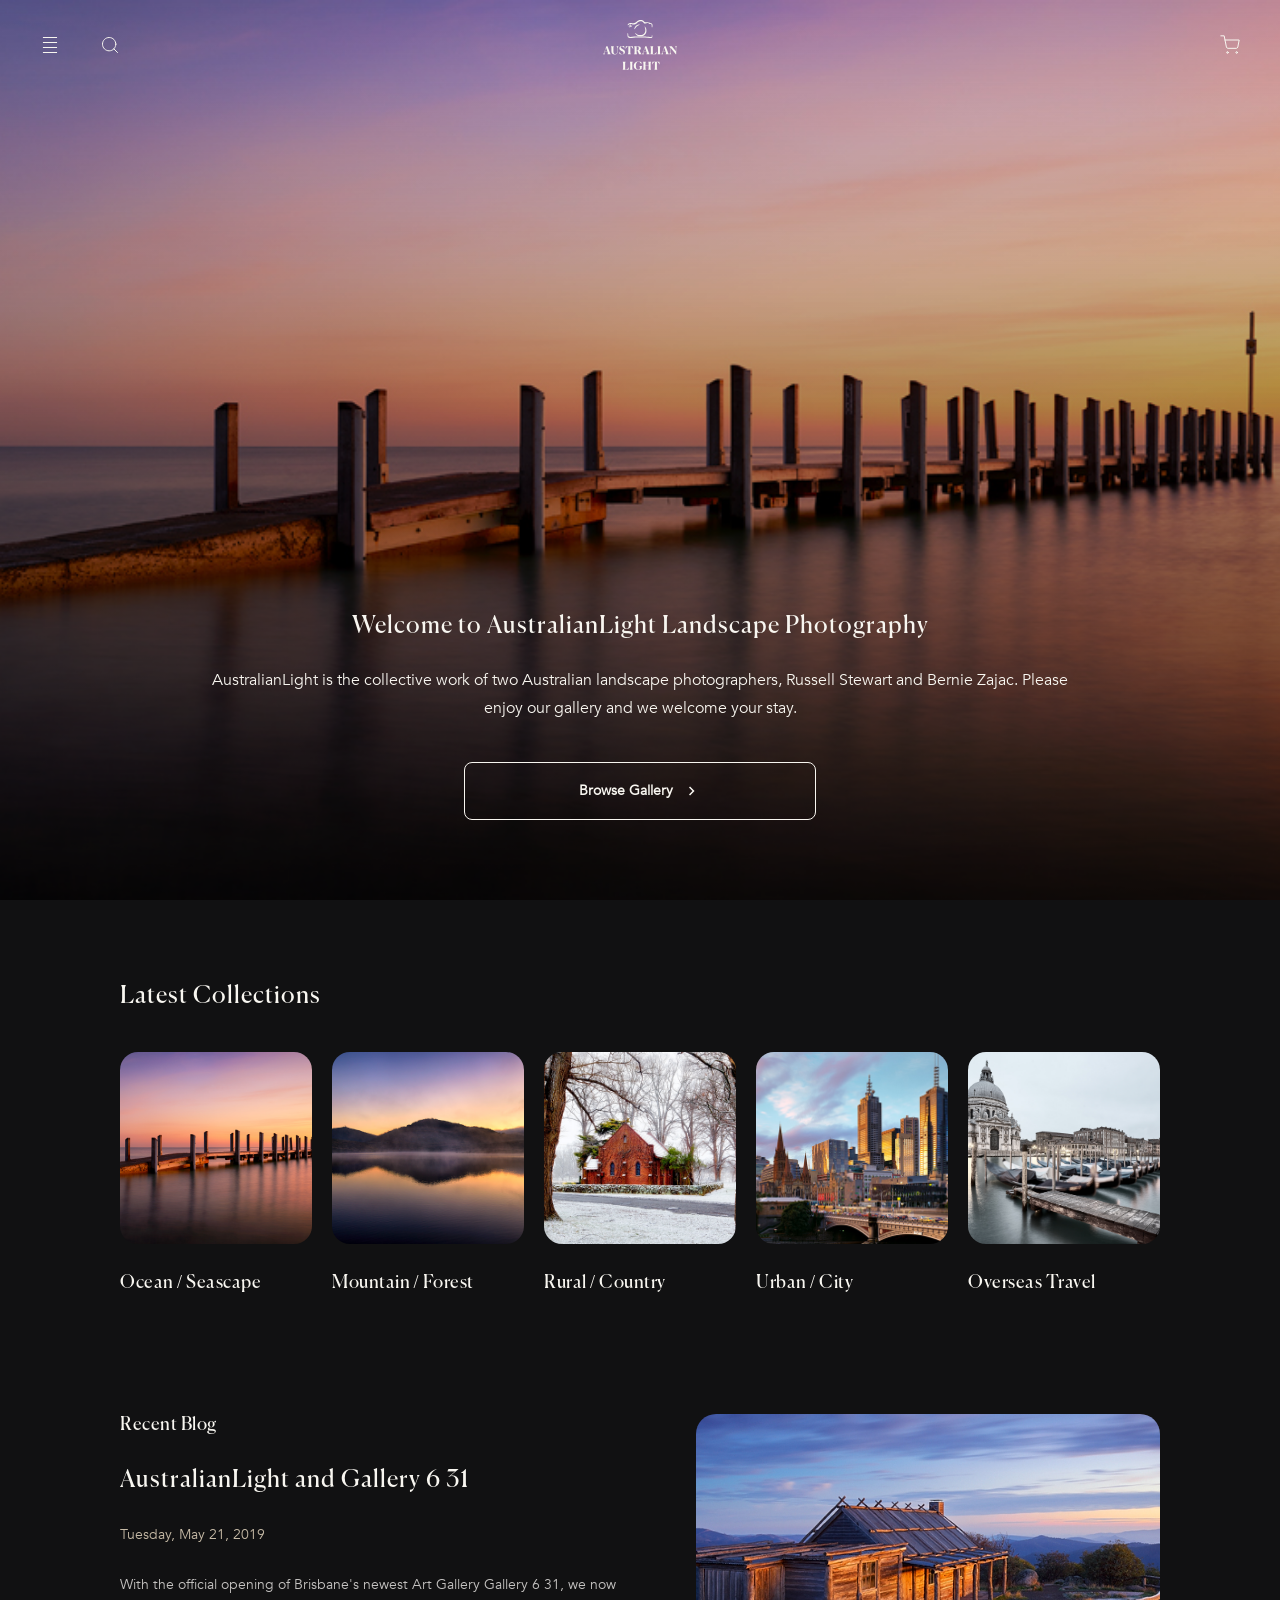
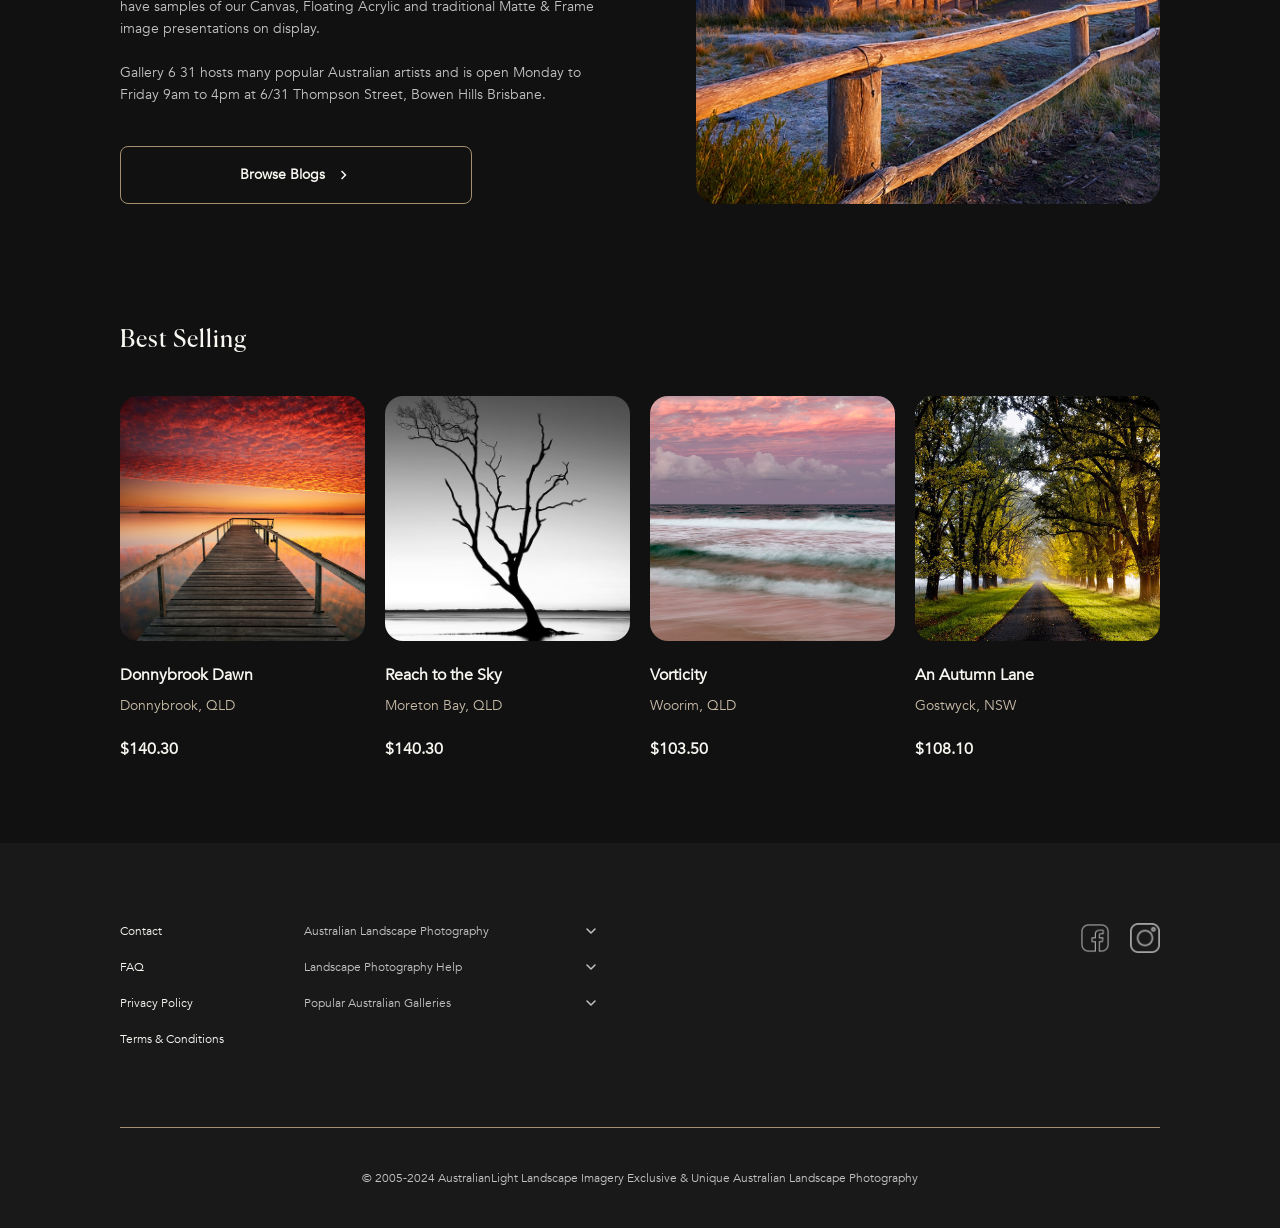
<file: index.html>
<!DOCTYPE html>
<html lang="en">
<head>
    <meta charset="UTF-8">
    <meta name="viewport" content="width=device-width, initial-scale=1.0">
    <title>Document</title>
    <link rel="stylesheet" href="styles.css">

</head>

<body>
    
<header class="header">
    <nav class="nav">
        <div class="nav-left">
            <button class="menu-btn" aria-label="Open menu" onclick="openNav()">
                <img src="Assets/Menu.svg" alt="">
            </button>
            <button class="search-btn" aria-label="Search" onclick="openSearch()">
                <img src="Assets/Search.svg" alt="">
            </button>
        </div>

        <div class="logo">
            <button class="logo-btn" aria-label="Logo">
                <a href="index.html"><img src="Assets/Logo.svg" alt=""></a>
            </button>
        </div>

        <div class="nav-right">
            <button class="cart-btn" aria-label="Shopping cart" onclick="openCart()">
                <img src="Assets/Cart.svg" alt="">
            </button>
        </div>
    </nav>
</header>

<main class="page-shell">

    <section class="hero">
        <div class="hero-overlay"></div>
        <div class="hero-content">
            <h1 class="hero-title h1">Welcome to AustralianLight Landscape Photography</h1>
            <p class="hero-description body-1">
                AustralianLight is the collective work of two Australian landscape photographers, Russell Stewart and Bernie Zajac. Please enjoy our gallery and we welcome your stay.
            </p>
            <a href="latest_releases.html" class="btn-primary body-2-bold">
                Browse Gallery
                <img src="Assets/Arrow.svg" alt="Arrow">
            </a>
        </div>
    </section>

    <section class="container" id="collections">
        <h1 class="section-title">Latest Collections</h1>
        <div class="collections-grid">
            <a href="ocean.html" class="collection-card">
                <article class="collection-image">
                    <img src="Assets/Ocean.jpg">
                </article>
                <h2>Ocean / Seascape</h2>
            </a>

            <figure class="collection-card">
                <article class="collection-image">
                    <img src="Assets/Mountain.jpg">
                </article>
                <h2>Mountain / Forest</h2>
            </figure>

            <figure class="collection-card">
                <article class="collection-image">
                    <img src="Assets/Rural.jpg">
                </article>
                <h2>Rural / Country</h2>
            </figure>

            <figure class="collection-card">
                <article class="collection-image">
                    <img src="Assets/Urban.jpg">
                </article>
                <h2>Urban / City</h2>
            </figure>

            <figure class="collection-card">
                <article class="collection-image">
                    <img src="Assets/Overseas.jpg">
                </article>
                <h2>Overseas Travel</h2>
            </figure>
        </div>
    </section>

    <section class="container" id="recent-blog">
        <div class="blog-grid">
            <div class="blog-content">
                <div class="blog-content-text">
                    <h2>Recent Blog</h2>
                    <h1>AustralianLight and Gallery 6 31</h1>
                    <p class="body-2-accent">Tuesday, May 21, 2019</p>
                    <p class="body-2">With the official opening of Brisbane's newest Art Gallery Gallery 6 31, we now have samples of our Canvas, Floating Acrylic and traditional Matte & Frame image presentations on display. <br> <br> Gallery 6 31 hosts many popular Australian artists and is open Monday to Friday 9am to 4pm at 6/31 Thompson Street, Bowen Hills Brisbane.</p>
                </div>
                <a href="Blogs" class="btn-secondary body-2-bold">
                    Browse Blogs <img src="Assets/Arrow.svg" alt="Arrow">
                </a>
            </div>
            <div class="blog-image">
                <img src="Assets/Blog.jpg">
            </div>
        </div>
    </section>

    <section class="container" id="best-selling">
        <h1 class="section-title">Best Selling</h1>
        <div class="product-grid">
            <figure class="product-card">
                <article class="product-image">
                    <img src="Assets/Donnybrook Dawn.jpg">
                </article>
                <div class="product-info">
                    <p class="body-1-medium">Donnybrook Dawn</p>
                    <p class="body-2-accent">Donnybrook, QLD</p>
                    <p class="body-1-medium">$140.30</p>
                </div>
            </figure>

            <figure class="product-card">
                <article class="product-image">
                    <img src="Assets/Reach to the Sky.jpg">
                </article>
                <div class="product-info">
                    <p class="body-1-medium">Reach to the Sky</p>
                    <p class="body-2-accent">Moreton Bay, QLD</p>
                    <p class="body-1-medium">$140.30</p>
                </div>
            </figure>

            <figure class="product-card">
                <article class="product-image">
                    <img src="Assets/Vorticity.jpg">
                </article>
                <div class="product-info">
                    <p class="body-1-medium">Vorticity</p>
                    <p class="body-2-accent">Woorim, QLD</p>
                    <p class="body-1-medium">$103.50</p>
                </div>
            </figure>

            <figure class="product-card">
                <article class="product-image">
                    <img src="Assets/An Autumn Lane.jpg">
                </article>
                <div class="product-info">
                    <p class="body-1-medium">An Autumn Lane</p>
                    <p class="body-2-accent">Gostwyck, NSW</p>
                    <p class="body-1-medium">$108.10</p>
                </div>
            </figure>
        </div>
    </section>

</main>

<div class="page-overlay" id="page-overlay" onclick="closeAllPanels()"></div>

<aside class="sidebar" id="site-menu">
                
    <div>
        <button class="closebtn" onclick="closeNav()" aria-label="Close menu">×</button>
    </div>
    
    <div class="sidebar-main">
        <a href="latest_releases.html" class="body-1-medium">Latest Releases</a>

        <button class="dropdown-btn body-1-medium" onclick="toggleDropdown(this)">
            By Photographer
            <svg class="arrow" width="16" height="16" viewBox="0 0 16 16">
                <path d="M4 6L8 10L12 6" stroke="currentColor" stroke-width="1.5" fill="none" stroke-linecap="round" stroke-linejoin="round"/>
            </svg>
        </button>
        <div class="dropdown">
            <p class="body-2">Bernie Zajac</p>
            <p class="body-2">Russels Stewart</p>
        </div>

        <button class="dropdown-btn body-1-medium" onclick="toggleDropdown(this)">
            Print Galleries
            <svg class="arrow" width="16" height="16" viewBox="0 0 16 16">
                <path d="M4 6L8 10L12 6" stroke="currentColor" stroke-width="1.5" fill="none" stroke-linecap="round" stroke-linejoin="round"/>
            </svg>
        </button>
        <div class="dropdown">
            <a href="ocean.html" class="body-2">Ocean / Seascape</a>
            <p class="body-2">Mountain / Forest</p>
            <p class="body-2">Rural / Country</p>
            <p class="body-2">Urban / City</p>
            <p class="body-2">Panorama</p>
            <p class="body-2">B&W / Toned</p>
            <p class="body-2">Overseas Travel</p>
        </div>

        <button class="dropdown-btn body-1-medium" onclick="toggleDropdown(this)">
            About
            <svg class="arrow" width="16" height="16" viewBox="0 0 16 16">
                <path d="M4 6L8 10L12 6" stroke="currentColor" stroke-width="1.5" fill="none" stroke-linecap="round" stroke-linejoin="round"/>
            </svg>
        </button>
        <div class="dropdown">
            <p class="body-2">About Us</p>
            <p class="body-2">Our Mounts & Frames</p>
            <p class="body-2">Our Print Process</p>
            <p class="body-2">Our Print Sizes</p>
        </div>

        <button class="dropdown-btn body-1-medium" onclick="toggleDropdown(this)">
            Blog
            <svg class="arrow" width="16" height="16" viewBox="0 0 16 16">
                <path d="M4 6L8 10L12 6" stroke="currentColor" stroke-width="1.5" fill="none" stroke-linecap="round" stroke-linejoin="round"/>
            </svg>
        </button>
        <div class="dropdown">
            <p class="body-2">AusLight SpotLights</p>
            <a href="general.html" class="body-2">General</a>
            <p class="body-2">Image Previews</p>
            <p class="body-2">New Print Releases</p>
            <p class="body-2">New Products</p>
            <p class="body-2">Photography Adventures</p>
            <p class="body-2">Photography Tips</p>
        </div>

        <p class="body-1-medium">Workshops</p>
    </div>

    <div class="sidebar-divider"></div>

    <div class="sidebar-bottom">

        <button class="dropdown-btn body-1-medium" onclick="toggleDropdown(this)">
            AUD / English
            <svg class="arrow" width="16" height="16" viewBox="0 0 16 16">
                <path d="M4 6L8 10L12 6" stroke="currentColor" stroke-width="1.5" fill="none" stroke-linecap="round" stroke-linejoin="round"/>
            </svg>
        </button>
        <div class="dropdown">
            <p class="body-2">AUD / English</p>
            <p class="body-2">USD / English</p>
        </div>

        <p class="body-1-medium">Log In</p>
        <p class="body-1-medium">Contact Us</p>
    </div>

</aside>

<aside class="search-panel" id="search-panel">
    <div class="search-inner">
        <div class="search-top">
            <button class="search-back-btn" onclick="closeSearch()" aria-label="Close search">
                <img src="Assets/Arrow.svg" style="transform: scaleX(-1);">
            </button>

            <div class="search-input-wrap">
                <input type="text" id="search-input" class="search-input body-2" placeholder="Search key words">
                <button class="search-submit-btn" aria-label="Search" onclick="submitSearch()">
                    <img src="Assets/Search.svg" alt="">
                </button>
            </div>
        </div>

        <div class="search-empty" id="search-empty">
            <section class="search-history">
                <h2>History</h2>

                <div class="history-list">
                    <div class="history-item body-2">
                        <span class="history-text clickable" onclick="fillSearch('Sunset')">
                            Sunset
                        </span>
                        <button class="history-delete body-1" onclick="deleteHistory(this)">×</button>
                    </div>
                    <div class="history-item body-2">
                        <span class="history-text">
                            Darling Harbour
                        </span>
                        <button class="history-delete body-1" onclick="deleteHistory(this)">×</button>
                    </div>
                
                    <div class="history-item body-2">
                        <span class="history-text">
                            Ocean
                        </span>
                        <button class="history-delete body-1" onclick="deleteHistory(this)">×</button>
                    </div>
                </div>
            </section>

            <section class="search-section">
                <h2>For You</h2>

                <div class="search-product-grid">
                    <figure class="product-card">
                        <article class="product-image">
                            <img src="Assets/Donnybrook Dawn.jpg">
                        </article>
                        <div class="product-info">
                            <p class="body-1-medium">Donnybrook Dawn</p>
                            <p class="body-2-accent">Donnybrook, QLD</p>
                            <p class="body-1-medium">$140.30</p>
                        </div>
                    </figure>

                    <figure class="product-card">
                        <article class="product-image">
                            <img src="Assets/OS_3.jpg">
                        </article>
                        <div class="product-info">
                            <p class="body-1-medium">Parhelion</p>
                            <p class="body-2-accent">Woorim, Bribie Island, QLD</p>
                            <p class="body-1-medium">$124.20</p>
                        </div>
                    </figure>

                    <figure class="product-card">
                        <article class="product-image">
                            <img src="Assets/OS_7.jpg">
                        </article>
                        <div class="product-info">
                            <p class="body-1-medium">Yallingup Beach</p>
                            <p class="body-2-accent">Yallingup Beach, WA</p>
                            <p class="body-1-medium">$103.50</p>
                        </div>
                    </figure>

                    <figure class="product-card">
                        <article class="product-image">
                            <img src="Assets/OS_5.jpg">
                        </article>
                        <div class="product-info">
                            <p class="body-1-medium">Yallingup Skydance</p>
                            <p class="body-2-accent">Yallingup Beach, WA</p>
                            <p class="body-1-medium">$124.20</p>
                        </div>
                    </figure>
                </div>
            </section>
        </div>
        
        <div class="search-results" id="search-results">
            <section class="search-section">
                <div class="search-section-head">
                    <h2>Suggested Prints</h2>
                    <a href="sunset.html" class="caption" onclick="saveSearchNavigation('Search Results', 'sunset.html')">View All</a>
                </div>

                <div class="search-product-grid">

                    <figure class="product-card">
                        <article class="product-image">
                            <img src="Assets/A Darwin Sunset.jpg">
                        </article>
                        <div class="product-info">
                            <p class="body-1-medium">A Darwin Sunset</p>
                            <p class="body-2-accent">Darwin, NT</p>
                            <p class="body-1-medium">$103.50</p>
                        </div>
                    </figure>

                    <a href="a_king's_sunset.html" class="product-card" onclick="saveSearchNavigation('Search Results', 'sunset.html')">
                        <article class="product-image">
                            <img src="Assets/A King's Sunset.jpg">
                        </article>
                        <div class="product-info">
                            <p class="body-1-medium">A King's Sunset</p>
                            <p class="body-2-accent">Kings Beach, Caloundra QLD</p>
                            <p class="body-1-medium">$163.30</p>
                        </div>
                    </a>

                    <figure class="product-card">
                        <article class="product-image">
                            <img src="Assets/A Simple Country Sunset.jpg">
                        </article>
                        <div class="product-info">
                            <p class="body-1-medium">A Simple Country Sunset</p>
                            <p class="body-2-accent">Kingaroy, QLD</p>
                            <p class="body-1-medium">$124.20</p>
                        </div>
                    </figure>

                    <figure class="product-card">
                        <article class="product-image">
                            <img src="Assets/A Tropical Sunset.jpg">
                        </article>
                        <div class="product-info">
                            <p class="body-1-medium">A Tropical Sunset</p>
                            <p class="body-2-accent">Magnetic Island, QLD</p>
                            <p class="body-1-medium">$124.20</p>
                        </div>
                    </figure>

                </div>
            </section>

            <section class="search-section">
                <div class="search-section-head">
                    <h2>Suggested Blogs</h2>
                    <a href="#" class="caption">View All</a>
                </div>

                <article class="search-blog-card">
                    <img src="Assets/Blog_1.jpg" alt="">
                    <div>
                        <p class="body-2-bold">AustralianLight and Gallery 6 31</p>
                        <p class="caption-para search-blog-text">
                            With the official opening of Brisbane's newest Art Gallery Gallery 6 31, we now have samples of our Canvas...
                        </p>
                        <p class="caption-accent">Tuesday, May 21, 2019</p>
                    </div>
                </article>

                <article class="search-blog-card">
                    <img src="Assets/Blog_2.jpg" alt="">
                    <div>
                        <p class="body-2-bold">10 Tips for the Landscape Photography Beginner</p>
                        <p class="caption-para search-blog-text">
                            It's quite common for us to be engaged by other photographers when we are out shooting our...
                        </p>
                        <p class="caption-accent">Sunday, February 25, 2018</p>
                    </div>
                </article>
            </section>
        </div>
    </div>
</aside>

<aside class="cart-panel" id="cart-panel">
    <div class="cart-top">
        <h2 id="cart-title">Cart</h2>
        <button class="cart-close-btn" onclick="closeCart()" aria-label="Close cart">×</button>
    </div>

    <article class="cart-items" id="cart-items">
        <p class="empty-cart-text body-2">Empty Cart</p>
    </article>

    <div class="cart-bottom">
        <div class="cart-subtotal">
            <p class="body-1-medium">Subtotal <span class="caption">(ex. GST)</span></p>
            <p class="body-1-medium" id="cart-subtotal">$00.00</p>
        </div>

        <button class="cart-checkout-btn body-2-bold">Check Out</button>
        <button class="cart-paypal-btn body-2-bold">Pay with Paypal</button>
    </div>
</aside>

<footer class="footer">
    <div class="footer-grid">
        <div class="footer-column">
            <p class="caption">Contact</p>
            <p class="caption">FAQ</p>
            <p class="caption">Privacy Policy</p>
            <p class="caption">Terms & Conditions</p>
        </div>
        <div class="footer-dropdown">
            <button class="dropdown-btn caption" onclick="toggleDropdown(this)">
                Australian Landscape Photography
                <svg class="arrow" width="16" height="16" viewBox="0 0 16 16">
                    <path d="M4 6L8 10L12 6" stroke="currentColor" stroke-width="1.5" fill="none" stroke-linecap="round" stroke-linejoin="round"/>
                </svg>
            </button>
            <div class="dropdown">
                <p class="caption">Exclusive Framed Prints</p>
                <p class="caption">Our Mounts and Frames</p>
                <p class="caption">Fine Art Landscape Photography</p>
                <p class="caption">Victorian Landscape Photography</p>
                <p class="caption">Melbourne Landscape Photography</p>
                <p class="caption">Sunshine Coast Landscape Photographer</p>
                <p class="caption">Canvas Wall Prints and Framed Art</p>
            </div>

            <button class="dropdown-btn caption" onclick="toggleDropdown(this)">
                Landscape Photography Help
                <svg class="arrow" width="16" height="16" viewBox="0 0 16 16">
                    <path d="M4 6L8 10L12 6" stroke="currentColor" stroke-width="1.5" fill="none" stroke-linecap="round" stroke-linejoin="round"/>
                </svg>
            </button>
            <div class="dropdown">
                <p class="caption">Landscape Photography Help</p>
                <p class="caption">Landscape Photography Blog</p>
                <p class="caption">Australian Photography Workshops</p>
                <p class="caption">Landscape Photography Tips</p>
                <p class="caption">Top 10 Tips for the Landscape Photographer</p>
                <p class="caption">How to Create Panoramic Images</p>
                <p class="caption">How to Photograph Lightning & Storms</p>
                <p class="caption">Focal Length vs. Perspective - What's the difference?</p>
                <p class="caption">How to use Graduated Neutral Density Filters</p>
            </div>

            <button class="dropdown-btn caption" onclick="toggleDropdown(this)">
                Popular Australian Galleries
                <svg class="arrow" width="16" height="16" viewBox="0 0 16 16">
                    <path d="M4 6L8 10L12 6" stroke="currentColor" stroke-width="1.5" fill="none" stroke-linecap="round" stroke-linejoin="round"/>
                </svg>
            </button>
            <div class="dropdown">
                <p class="caption">Australian Panoramic Photography</p>
                <p class="caption">Seascape Photos for Home</p>
                <p class="caption">Australian Landscape Photography</p>
                <p class="caption">Melbourne City Canvas</p>
                <p class="caption">Sunshine Coast Panoramic Photos</p>
                <p class="caption">Brisbane Landscape Photography</p>
                <p class="caption">Gold Coast Landscape Photography</p>
                <p class="caption">Fine Art Australian Landscape Prints</p>
                <p class="caption">Interior Design Ideas - Big Wall Prints</p>
            </div>
        </div>
        <div class="footer-social">
            <figure class="social-link">
                <img src="Assets/Facebook.png">
            </figure>
            <figure class="social-link">
                <img src="Assets/Instagram.png">
            </figure>
        </div>
    </div>

    <div class="footer-bottom">
        <div class="footer-divider"></div>
        <p class="caption-para">© 2005-2024 AustralianLight Landscape Imagery Exclusive & Unique Australian Landscape Photography</p>
    </div>
</footer>

<script src="script.js"></script>

</body>
</html>
</file>
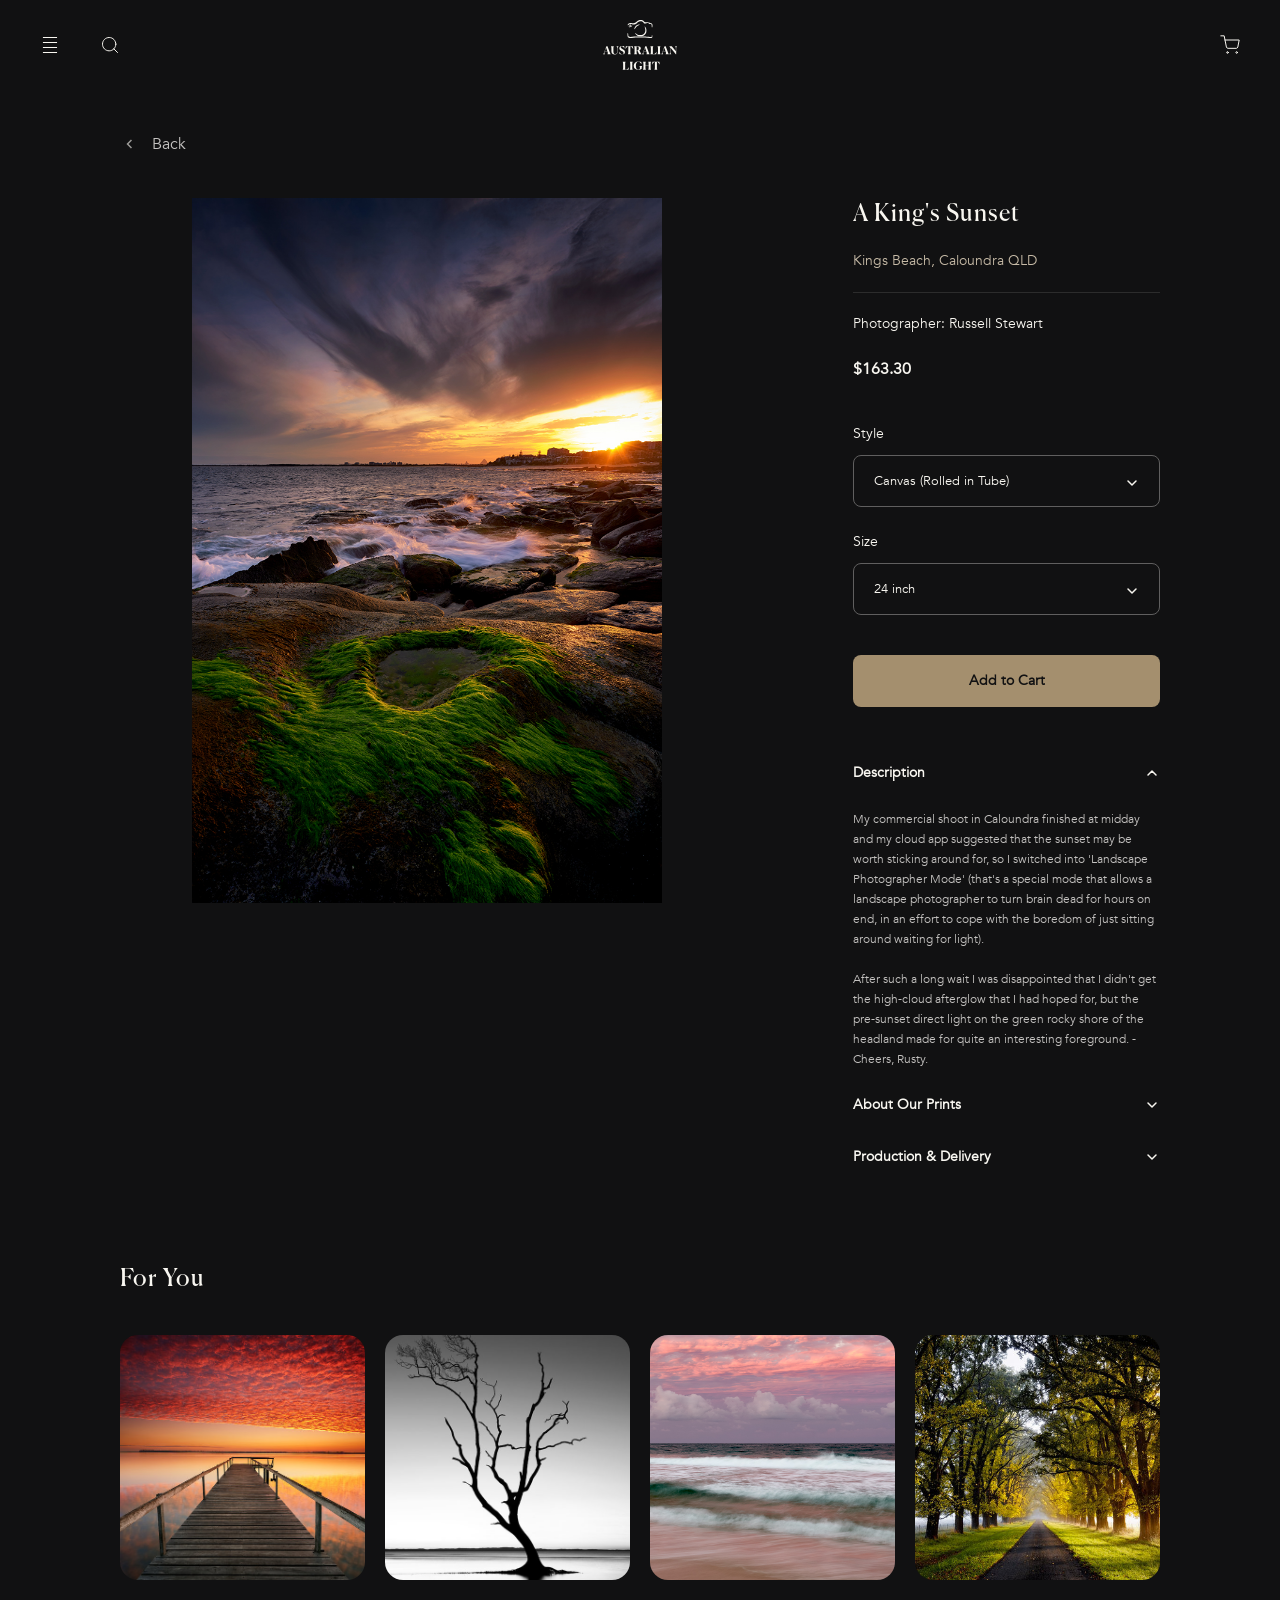
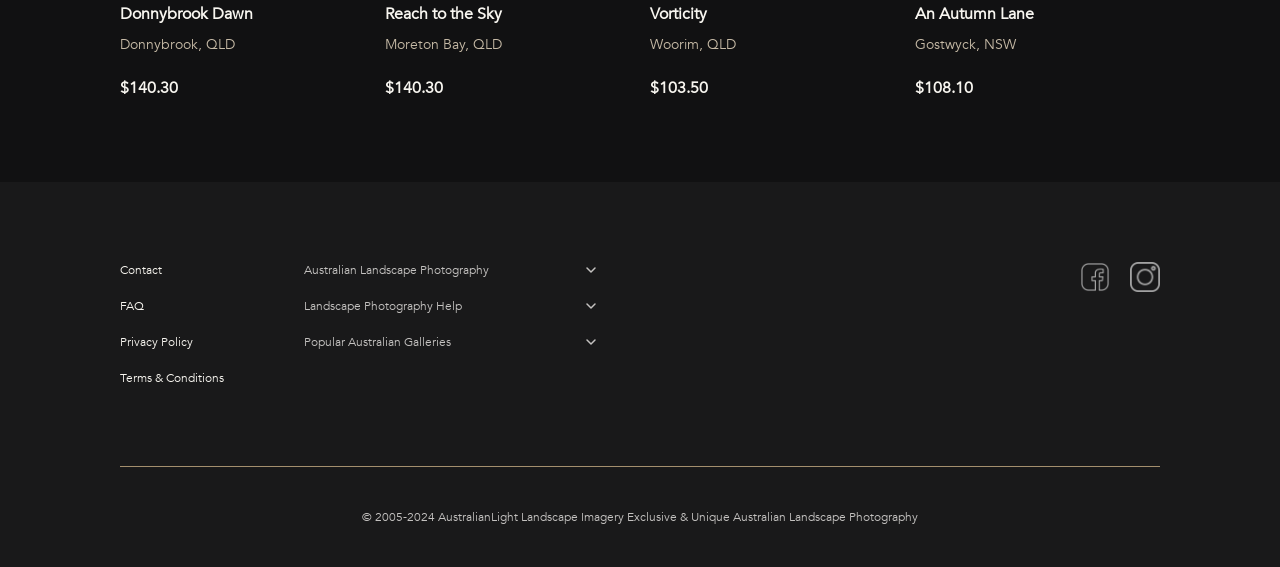
<file: a_king's_sunset.html>
<!DOCTYPE html>
<html lang="en">
<head>
    <meta charset="UTF-8">
    <meta name="viewport" content="width=device-width, initial-scale=1.0">
    <title>Document</title>
    <link rel="stylesheet" href="styles.css">

</head>

<body>

<header class="header">
    <nav class="nav">
        <div class="nav-left">
            <button class="menu-btn" aria-label="Open menu" onclick="openNav()">
                <img src="Assets/Menu.svg" alt="">
            </button>
            <button class="search-btn" aria-label="Search" onclick="openSearch()">
                <img src="Assets/Search.svg" alt="">
            </button>
        </div>

        <div class="logo">
            <button class="logo-btn" aria-label="Logo">
                <a href="index.html"><img src="Assets/Logo.svg" alt=""></a>
            </button>
        </div>

        <div class="nav-right">
            <button class="cart-btn" aria-label="Shopping cart" onclick="openCart()">
                <img src="Assets/Cart.svg" alt="">
            </button>
        </div>
    </nav>
</header>

<main class="page-shell">

    <nav class="quicknav body-1">
        <a href="#">
            <img src="Assets/Arrow.svg" style="transform: scaleX(-1);">
            <span class="quicknav-label">Back</span>
        </a>
    </nav>

    <section class="product-detail container" data-product="kingsSunset">
        <figure class="product-detail-image portrait-image">
            <img src="Assets/A King's Sunset.jpg" alt="A King's Sunset">
        </figure>

        <article class="product-detail-info">
            <h1>A King's Sunset</h1>
            <p class="body-2-accent">Kings Beach, Caloundra QLD</p>

            <div class="product-divider"></div>

            <p class="body-2">Photographer: Russell Stewart</p>
            <p class="body-1-medium" id="product-price">$163.30</p>
        
            <form class="product-options">

                <label class="option-group">
                    <span class="body-2">Style</span>
                    <select id="style-select" class="option-select">
                        <option value="canvasTube" class="caption">Canvas (Rolled in Tube)</option>
                        <option value="canvasHang" class="caption">Canvas (Ready to Hang)</option>
                        <option value="acrylicBorderless" class="caption">Floating Acrylic (Borderless)</option>
                        <option value="acrylicBorder" class="caption">Floating Acrylic (With Border)</option>
                    </select>
                    <svg class="arrow" width="16" height="16" viewBox="0 0 16 16">
                        <path d="M4 6L8 10L12 6" stroke="currentColor" stroke-width="1.5" fill="none" stroke-linecap="round" stroke-linejoin="round"/>
                    </svg>
                </label>

                <label class="option-group">
                    <span class="body-2">Size</span>
                    <select id="size-select" class="option-select">
                        <option value="24" class="caption">24 inch</option>
                        <option value="30" class="caption">30 inch</option>
                        <option value="40" class="caption">40 inch</option>
                        <option value="48" class="caption">48 inch</option>
                        <option value="60" class="caption">60 inch</option>
                    </select>
                    <svg class="arrow" width="16" height="16" viewBox="0 0 16 16">
                        <path d="M4 6L8 10L12 6" stroke="currentColor" stroke-width="1.5" fill="none" stroke-linecap="round" stroke-linejoin="round"/>
                    </svg>
                </label>
            
                <button type="button" class="add-cart-btn body-2-bold" onclick="addToCart()">
                    Add to Cart
                </button>

            </form>

            <div class="product-accordion">
                <button class="dropdown-btn body-2-bold active" onclick="toggleDropdown(this)">
                    Description
                    <svg class="arrow" width="16" height="16" viewBox="0 0 16 16">
                        <path d="M4 6L8 10L12 6" stroke="currentColor" stroke-width="1.5" fill="none" stroke-linecap="round" stroke-linejoin="round"/>
                    </svg>
                </button>
                <div class="dropdown">
                    <p class="caption-para">
                        My commercial shoot in Caloundra finished at midday and my cloud app suggested that the sunset may be worth sticking around for, so I switched into 'Landscape Photographer Mode' (that's a special mode that allows a landscape photographer to turn brain dead for hours on end, in an effort to cope with the boredom of just sitting around waiting for light). <br><br>
                        After such a long wait I was disappointed that I didn't get the high-cloud afterglow that I had hoped for, but the pre-sunset direct light on the green rocky shore of the headland made for quite an interesting foreground. - Cheers, Rusty.
                    </p>
                </div>

                <button class="dropdown-btn body-2-bold" onclick="toggleDropdown(this)">
                    About Our Prints
                    <svg class="arrow" width="16" height="16" viewBox="0 0 16 16">
                        <path d="M4 6L8 10L12 6" stroke="currentColor" stroke-width="1.5" fill="none" stroke-linecap="round" stroke-linejoin="round"/>
                    </svg>
                </button>
                <div class="dropdown">
                    <p class="caption-para">
                        Note: Frame Previews are simulations and are not to scale - they are intended as a guide to colour combinations only. <br><br>
                        Our premium Floating Acrylic & Canvas landscape prints are available for purchase via the gallery, while traditional Paper Matte & Frame presentation options are available on request. <br><br>
                        All of our Canvas Prints are finished with Mirror Wrap sides that repeat the main image. We believe Mirror Wraps to be more pleasing than single colour sides. <br><br>
                        Quoted image size represents the longest side of the overall image as previewed here and includes the decorative borders and mattes if selected. Frames are in addition to the quoted size. <br><br>
                        A nominal shipping fee is applied during checkout, however large or heavy items may incur an additional fee. Similarly, delivery to remote locations may incur an additional fee. <br><br>
                        International orders will incur an additional shipping fee and all local import duties and/or taxes are the responsability of the customer. Please contact us to discuss international shipping prior to placing an order.
                    </p>
                </div>

                <button class="dropdown-btn body-2-bold" onclick="toggleDropdown(this)">
                    Production & Delivery
                    <svg class="arrow" width="16" height="16" viewBox="0 0 16 16">
                        <path d="M4 6L8 10L12 6" stroke="currentColor" stroke-width="1.5" fill="none" stroke-linecap="round" stroke-linejoin="round"/>
                    </svg>
                </button>
                <div class="dropdown">
                    <p class="caption-para">
                        10 working days are required for production and delivery. *Subject to Courier timing. <br><br>
                        Each order is custom produced and shipped directly from the Brisbane print lab. A tracking number will be supplied once shipped. <br><br>
                        For further information please visit the About menu link, or Contact Us to discuss your specific image requirements.
                    </p>
                </div>
            </div>
        </article>
    </section>

    <section class="container" id="for-you">
        <h1 class="section-title">For You</h1>
        <div class="product-grid">
            <figure class="product-card">
                <article class="product-image">
                    <img src="Assets/Donnybrook Dawn.jpg">
                </article>
                <div class="product-info">
                    <p class="body-1-medium">Donnybrook Dawn</p>
                    <p class="body-2-accent">Donnybrook, QLD</p>
                    <p class="body-1-medium">$140.30</p>
                </div>
            </figure>

            <figure class="product-card">
                <article class="product-image">
                    <img src="Assets/Reach to the Sky.jpg">
                </article>
                <div class="product-info">
                    <p class="body-1-medium">Reach to the Sky</p>
                    <p class="body-2-accent">Moreton Bay, QLD</p>
                    <p class="body-1-medium">$140.30</p>
                </div>
            </figure>

            <figure class="product-card">
                <article class="product-image">
                    <img src="Assets/Vorticity.jpg">
                </article>
                <div class="product-info">
                    <p class="body-1-medium">Vorticity</p>
                    <p class="body-2-accent">Woorim, QLD</p>
                    <p class="body-1-medium">$103.50</p>
                </div>
            </figure>

            <figure class="product-card">
                <article class="product-image">
                    <img src="Assets/An Autumn Lane.jpg">
                </article>
                <div class="product-info">
                    <p class="body-1-medium">An Autumn Lane</p>
                    <p class="body-2-accent">Gostwyck, NSW</p>
                    <p class="body-1-medium">$108.10</p>
                </div>
            </figure>
        </div>
    </section>

</main>

<div class="page-overlay" id="page-overlay" onclick="closeAllPanels()"></div>

<aside class="sidebar" id="site-menu">
                
    <div>
        <button class="closebtn" onclick="closeNav()" aria-label="Close menu">×</button>
    </div>
    
    <div class="sidebar-main">
        <a href="latest_releases.html" class="body-1-medium">Latest Releases</a>

        <button class="dropdown-btn body-1-medium" onclick="toggleDropdown(this)">
            By Photographer
            <svg class="arrow" width="16" height="16" viewBox="0 0 16 16">
                <path d="M4 6L8 10L12 6" stroke="currentColor" stroke-width="1.5" fill="none" stroke-linecap="round" stroke-linejoin="round"/>
            </svg>
        </button>
        <div class="dropdown">
            <p class="body-2">Bernie Zajac</p>
            <p class="body-2">Russels Stewart</p>
        </div>

        <button class="dropdown-btn body-1-medium" onclick="toggleDropdown(this)">
            Print Galleries
            <svg class="arrow" width="16" height="16" viewBox="0 0 16 16">
                <path d="M4 6L8 10L12 6" stroke="currentColor" stroke-width="1.5" fill="none" stroke-linecap="round" stroke-linejoin="round"/>
            </svg>
        </button>
        <div class="dropdown">
            <a href="ocean.html" class="body-2">Ocean / Seascape</a>
            <p class="body-2">Mountain / Forest</p>
            <p class="body-2">Rural / Country</p>
            <p class="body-2">Urban / City</p>
            <p class="body-2">Panorama</p>
            <p class="body-2">B&W / Toned</p>
            <p class="body-2">Overseas Travel</p>
        </div>

        <button class="dropdown-btn body-1-medium" onclick="toggleDropdown(this)">
            About
            <svg class="arrow" width="16" height="16" viewBox="0 0 16 16">
                <path d="M4 6L8 10L12 6" stroke="currentColor" stroke-width="1.5" fill="none" stroke-linecap="round" stroke-linejoin="round"/>
            </svg>
        </button>
        <div class="dropdown">
            <p class="body-2">About Us</p>
            <p class="body-2">Our Mounts & Frames</p>
            <p class="body-2">Our Print Process</p>
            <p class="body-2">Our Print Sizes</p>
        </div>

        <button class="dropdown-btn body-1-medium" onclick="toggleDropdown(this)">
            Blog
            <svg class="arrow" width="16" height="16" viewBox="0 0 16 16">
                <path d="M4 6L8 10L12 6" stroke="currentColor" stroke-width="1.5" fill="none" stroke-linecap="round" stroke-linejoin="round"/>
            </svg>
        </button>
        <div class="dropdown">
            <p class="body-2">AusLight SpotLights</p>
            <a href="general.html" class="body-2">General</a>
            <p class="body-2">Image Previews</p>
            <p class="body-2">New Print Releases</p>
            <p class="body-2">New Products</p>
            <p class="body-2">Photography Adventures</p>
            <p class="body-2">Photography Tips</p>
        </div>

        <p class="body-1-medium">Workshops</p>
    </div>

    <div class="sidebar-divider"></div>

    <div class="sidebar-bottom">

        <button class="dropdown-btn body-1-medium" onclick="toggleDropdown(this)">
            AUD / English
            <svg class="arrow" width="16" height="16" viewBox="0 0 16 16">
                <path d="M4 6L8 10L12 6" stroke="currentColor" stroke-width="1.5" fill="none" stroke-linecap="round" stroke-linejoin="round"/>
            </svg>
        </button>
        <div class="dropdown">
            <p class="body-2">AUD / English</p>
            <p class="body-2">USD / English</p>
        </div>

        <p class="body-1-medium">Log In</p>
        <p class="body-1-medium">Contact Us</p>
    </div>

</aside>

<aside class="search-panel" id="search-panel">
    <div class="search-inner">
        <div class="search-top">
            <button class="search-back-btn" onclick="closeSearch()" aria-label="Close search">
                <img src="Assets/Arrow.svg" style="transform: scaleX(-1);">
            </button>

            <div class="search-input-wrap">
                <input type="text" id="search-input" class="search-input body-2" placeholder="Search key words">
                <button class="search-submit-btn" aria-label="Search" onclick="submitSearch()">
                    <img src="Assets/Search.svg" alt="">
                </button>
            </div>
        </div>

        <div class="search-empty" id="search-empty">
            <section class="search-history">
                <h2>History</h2>

                <div class="history-list">
                    <div class="history-item body-2">
                        <span class="history-text clickable" onclick="fillSearch('Sunset')">
                            Sunset
                        </span>
                        <button class="history-delete body-1" onclick="deleteHistory(this)">×</button>
                    </div>
                    <div class="history-item body-2">
                        <span class="history-text">
                            Darling Harbour
                        </span>
                        <button class="history-delete body-1" onclick="deleteHistory(this)">×</button>
                    </div>
                
                    <div class="history-item body-2">
                        <span class="history-text">
                            Ocean
                        </span>
                        <button class="history-delete body-1" onclick="deleteHistory(this)">×</button>
                    </div>
                </div>
            </section>

            <section class="search-section">
                <h2>For You</h2>

                <div class="search-product-grid">
                    <figure class="product-card">
                        <article class="product-image">
                            <img src="Assets/Donnybrook Dawn.jpg">
                        </article>
                        <div class="product-info">
                            <p class="body-1-medium">Donnybrook Dawn</p>
                            <p class="body-2-accent">Donnybrook, QLD</p>
                            <p class="body-1-medium">$140.30</p>
                        </div>
                    </figure>

                    <figure class="product-card">
                        <article class="product-image">
                            <img src="Assets/OS_3.jpg">
                        </article>
                        <div class="product-info">
                            <p class="body-1-medium">Parhelion</p>
                            <p class="body-2-accent">Woorim, Bribie Island, QLD</p>
                            <p class="body-1-medium">$124.20</p>
                        </div>
                    </figure>

                    <figure class="product-card">
                        <article class="product-image">
                            <img src="Assets/OS_7.jpg">
                        </article>
                        <div class="product-info">
                            <p class="body-1-medium">Yallingup Beach</p>
                            <p class="body-2-accent">Yallingup Beach, WA</p>
                            <p class="body-1-medium">$103.50</p>
                        </div>
                    </figure>

                    <figure class="product-card">
                        <article class="product-image">
                            <img src="Assets/OS_5.jpg">
                        </article>
                        <div class="product-info">
                            <p class="body-1-medium">Yallingup Skydance</p>
                            <p class="body-2-accent">Yallingup Beach, WA</p>
                            <p class="body-1-medium">$124.20</p>
                        </div>
                    </figure>
                </div>
            </section>
        </div>
        
        <div class="search-results" id="search-results">
            <section class="search-section">
                <div class="search-section-head">
                    <h2>Suggested Prints</h2>
                    <a href="sunset.html" class="caption" onclick="saveSearchNavigation('Search Results', 'sunset.html')">View All</a>
                </div>

                <div class="search-product-grid">

                    <figure class="product-card">
                        <article class="product-image">
                            <img src="Assets/A Darwin Sunset.jpg">
                        </article>
                        <div class="product-info">
                            <p class="body-1-medium">A Darwin Sunset</p>
                            <p class="body-2-accent">Darwin, NT</p>
                            <p class="body-1-medium">$103.50</p>
                        </div>
                    </figure>

                    <a href="a_king's_sunset.html" class="product-card" onclick="saveSearchNavigation('Search Results', 'sunset.html')">
                        <article class="product-image">
                            <img src="Assets/A King's Sunset.jpg">
                        </article>
                        <div class="product-info">
                            <p class="body-1-medium">A King's Sunset</p>
                            <p class="body-2-accent">Kings Beach, Caloundra QLD</p>
                            <p class="body-1-medium">$163.30</p>
                        </div>
                    </a>

                    <figure class="product-card">
                        <article class="product-image">
                            <img src="Assets/A Simple Country Sunset.jpg">
                        </article>
                        <div class="product-info">
                            <p class="body-1-medium">A Simple Country Sunset</p>
                            <p class="body-2-accent">Kingaroy, QLD</p>
                            <p class="body-1-medium">$124.20</p>
                        </div>
                    </figure>

                    <figure class="product-card">
                        <article class="product-image">
                            <img src="Assets/A Tropical Sunset.jpg">
                        </article>
                        <div class="product-info">
                            <p class="body-1-medium">A Tropical Sunset</p>
                            <p class="body-2-accent">Magnetic Island, QLD</p>
                            <p class="body-1-medium">$124.20</p>
                        </div>
                    </figure>

                </div>
            </section>

            <section class="search-section">
                <div class="search-section-head">
                    <h2>Suggested Blogs</h2>
                    <a href="#" class="caption">View All</a>
                </div>

                <article class="search-blog-card">
                    <img src="Assets/Blog_1.jpg" alt="">
                    <div>
                        <p class="body-2-bold">AustralianLight and Gallery 6 31</p>
                        <p class="caption-para search-blog-text">
                            With the official opening of Brisbane's newest Art Gallery Gallery 6 31, we now have samples of our Canvas...
                        </p>
                        <p class="caption-accent">Tuesday, May 21, 2019</p>
                    </div>
                </article>

                <article class="search-blog-card">
                    <img src="Assets/Blog_2.jpg" alt="">
                    <div>
                        <p class="body-2-bold">10 Tips for the Landscape Photography Beginner</p>
                        <p class="caption-para search-blog-text">
                            It's quite common for us to be engaged by other photographers when we are out shooting our...
                        </p>
                        <p class="caption-accent">Sunday, February 25, 2018</p>
                    </div>
                </article>
            </section>
        </div>
    </div>
</aside>

<aside class="cart-panel" id="cart-panel">
    <div class="cart-top">
        <h2 id="cart-title">Cart</h2>
        <button class="cart-close-btn" onclick="closeCart()" aria-label="Close cart">×</button>
    </div>

    <article class="cart-items" id="cart-items">
        <p class="empty-cart-text body-2">Empty Cart</p>
    </article>

    <div class="cart-bottom">
        <div class="cart-subtotal">
            <p class="body-1-medium">Subtotal <span class="caption">(ex. GST)</span></p>
            <p class="body-1-medium" id="cart-subtotal">$00.00</p>
        </div>

        <button class="cart-checkout-btn body-2-bold" onclick="window.location.href='checkout.html'">Check Out</button>
        <button class="cart-paypal-btn body-2-bold">Pay with Paypal</button>
    </div>
</aside>

<footer class="footer">
    <div class="footer-grid">
        <div class="footer-column">
            <p class="caption">Contact</p>
            <p class="caption">FAQ</p>
            <p class="caption">Privacy Policy</p>
            <p class="caption">Terms & Conditions</p>
        </div>
        <div class="footer-dropdown">
            <button class="dropdown-btn caption" onclick="toggleDropdown(this)">
                Australian Landscape Photography
                <svg class="arrow" width="16" height="16" viewBox="0 0 16 16">
                    <path d="M4 6L8 10L12 6" stroke="currentColor" stroke-width="1.5" fill="none" stroke-linecap="round" stroke-linejoin="round"/>
                </svg>
            </button>
            <div class="dropdown">
                <p class="caption">Exclusive Framed Prints</p>
                <p class="caption">Our Mounts and Frames</p>
                <p class="caption">Fine Art Landscape Photography</p>
                <p class="caption">Victorian Landscape Photography</p>
                <p class="caption">Melbourne Landscape Photography</p>
                <p class="caption">Sunshine Coast Landscape Photographer</p>
                <p class="caption">Canvas Wall Prints and Framed Art</p>
            </div>

            <button class="dropdown-btn caption" onclick="toggleDropdown(this)">
                Landscape Photography Help
                <svg class="arrow" width="16" height="16" viewBox="0 0 16 16">
                    <path d="M4 6L8 10L12 6" stroke="currentColor" stroke-width="1.5" fill="none" stroke-linecap="round" stroke-linejoin="round"/>
                </svg>
            </button>
            <div class="dropdown">
                <p class="caption">Landscape Photography Help</p>
                <p class="caption">Landscape Photography Blog</p>
                <p class="caption">Australian Photography Workshops</p>
                <p class="caption">Landscape Photography Tips</p>
                <p class="caption">Top 10 Tips for the Landscape Photographer</p>
                <p class="caption">How to Create Panoramic Images</p>
                <p class="caption">How to Photograph Lightning & Storms</p>
                <p class="caption">Focal Length vs. Perspective - What's the difference?</p>
                <p class="caption">How to use Graduated Neutral Density Filters</p>
            </div>

            <button class="dropdown-btn caption" onclick="toggleDropdown(this)">
                Popular Australian Galleries
                <svg class="arrow" width="16" height="16" viewBox="0 0 16 16">
                    <path d="M4 6L8 10L12 6" stroke="currentColor" stroke-width="1.5" fill="none" stroke-linecap="round" stroke-linejoin="round"/>
                </svg>
            </button>
            <div class="dropdown">
                <p class="caption">Australian Panoramic Photography</p>
                <p class="caption">Seascape Photos for Home</p>
                <p class="caption">Australian Landscape Photography</p>
                <p class="caption">Melbourne City Canvas</p>
                <p class="caption">Sunshine Coast Panoramic Photos</p>
                <p class="caption">Brisbane Landscape Photography</p>
                <p class="caption">Gold Coast Landscape Photography</p>
                <p class="caption">Fine Art Australian Landscape Prints</p>
                <p class="caption">Interior Design Ideas - Big Wall Prints</p>
            </div>
        </div>
        <div class="footer-social">
            <figure class="social-link">
                <img src="Assets/Facebook.png">
            </figure>
            <figure class="social-link">
                <img src="Assets/Instagram.png">
            </figure>
        </div>
    </div>

    <div class="footer-bottom">
        <div class="footer-divider"></div>
        <p class="caption-para">© 2005-2024 AustralianLight Landscape Imagery Exclusive & Unique Australian Landscape Photography</p>
    </div>
</footer>

<script src="script.js"></script>

</body>
</html>
</file>
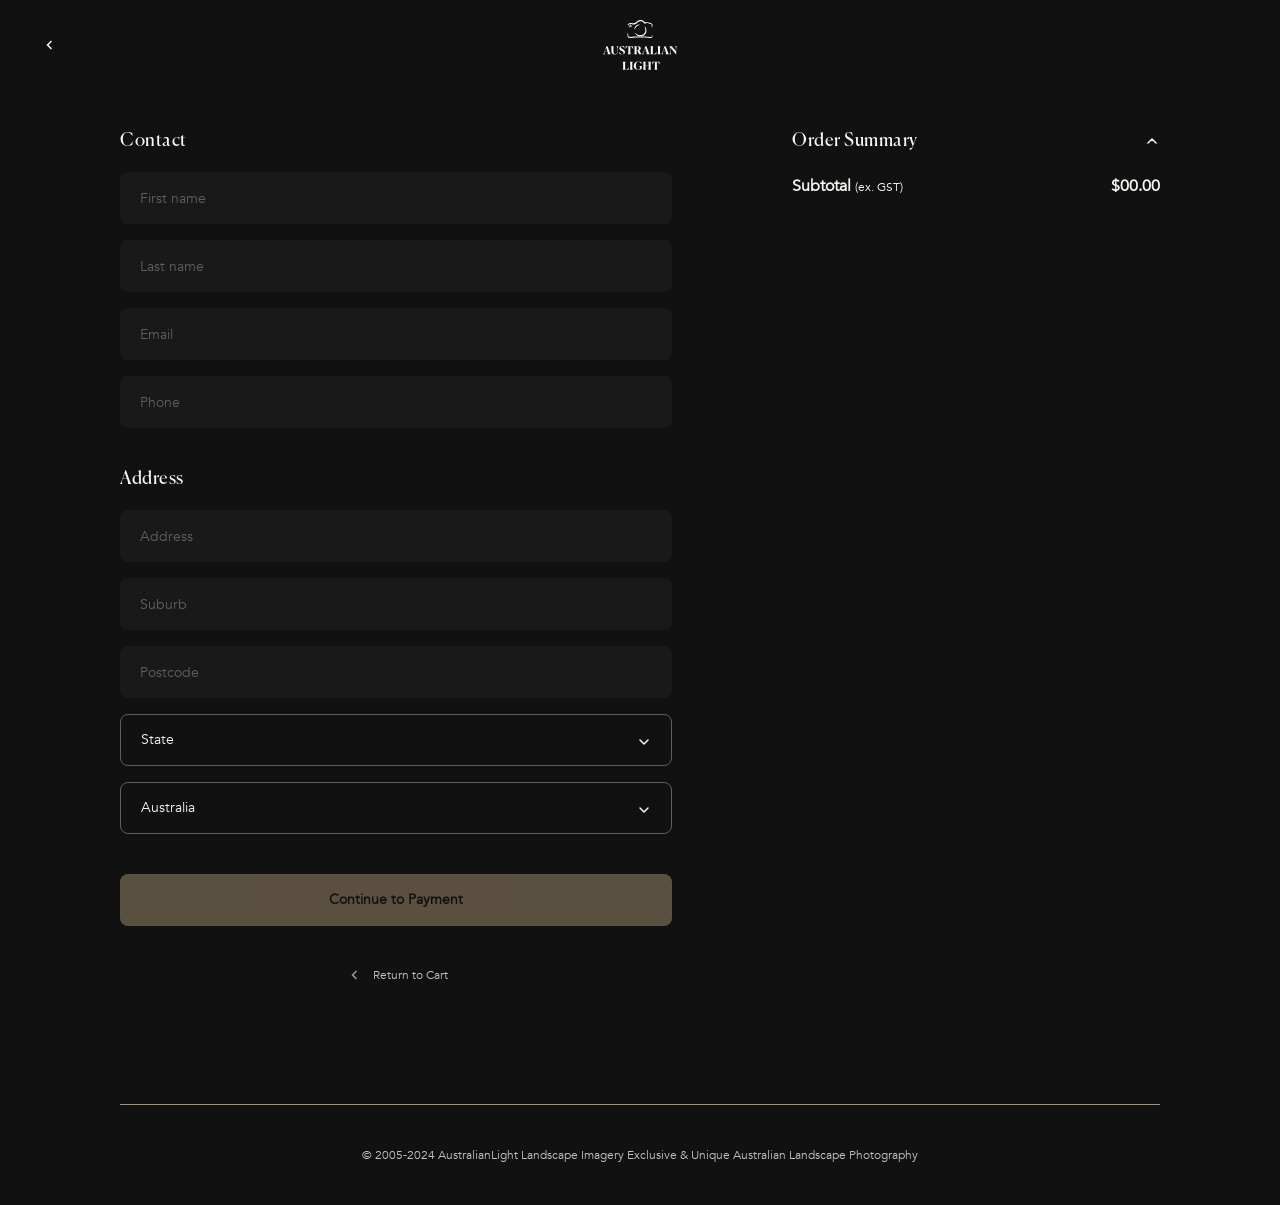
<file: checkout.html>
<!DOCTYPE html>
<html lang="en">
<head>
    <meta charset="UTF-8">
    <meta name="viewport" content="width=device-width, initial-scale=1.0">
    <title>Document</title>
    <link rel="stylesheet" href="styles.css">

</head>

<body>

<header class="header">
    <nav class="nav">
        <div class="nav-left">
            <button aria-label="Back">
                <a href="index.html"><img src="Assets/Arrow.svg" alt="" style="transform: scaleX(-1);"></a>
            </button>
        </div>

        <div class="logo">
            <button class="logo-btn" aria-label="Logo">
                <a href="index.html"><img src="Assets/Logo.svg" alt=""></a>
            </button>
        </div>

        <div class="nav-right"></div>
    </nav>
</header>

<main class="page-shell grid">

    <article class="checkout-left">
        <form class="info-form">

            <h2>Contact</h2>
            <div class="form-list">
                <input type="text" id="contact-first-name" placeholder="First name" class="checkout-input body-2">
                <input type="text" id="contact-last-name" placeholder="Last name" class="checkout-input body-2">
                <input type="email" id="contact-email" placeholder="Email" class="checkout-input body-2">
                <input type="tel" id="contact-phone" placeholder="Phone" class="checkout-input body-2">
            </div>

            <h2>Address</h2>
            <div class="form-list">
                <input type="text" id="address-address" placeholder="Address" class="checkout-input body-2">
                <input type="text" id="address-suburb" placeholder="Suburb" class="checkout-input body-2">
                <input type="text" id="address-postcode" placeholder="Postcode" class="checkout-input body-2">
                
                <label class="option-group">
                    <select id="address-state" class="option-select body-2">
                        <option value="" selected disabled>State</option>
                        <option>Australian Capital Territory</option>
                        <option>New South Wales</option>
                        <option>Northern Territory</option>
                        <option>South Australia</option>
                        <option>Queensland</option>
                        <option>Tasmania</option>
                        <option>Victoria</option>
                        <option>Western Australia</option> 
                        <option>Other (state above)</option>                           
                    </select>
                    <svg class="arrow" width="16" height="16" viewBox="0 0 16 16">
                        <path d="M4 6L8 10L12 6" stroke="currentColor" stroke-width="1.5" fill="none" stroke-linecap="round" stroke-linejoin="round"/>
                    </svg>
                </label>

                <label class="option-group">
                    <select id="address-country" class="option-select body-2">
                        <option>Australia</option>
                        <option>New Zealand</option>
                        <option>China</option>
                        <option>Japan</option>
                        <option>South Korea</option>
                        <option>United States</option>
                        <option>Canada</option>
                        <option>United Kingdom</option>
                    </select>
                    <svg class="arrow" width="16" height="16" viewBox="0 0 16 16">
                        <path d="M4 6L8 10L12 6" stroke="currentColor" stroke-width="1.5" fill="none" stroke-linecap="round" stroke-linejoin="round"/>
                    </svg>
                </label>
            </div>

            <button type="button" id="payment-btn" class="main-btn body-2-bold" onclick="saveCheckoutInfo()" disabled>
                Continue to Payment
            </button>
                
            <button type="button" class="return-cart-btn caption" onclick="openCart()">
                <img src="Assets/Arrow.svg" style="transform: scaleX(-1);" alt="">
                Return to Cart
            </button>
        </form>
    </article>

    <aside class="checkout-summary open">
        <button class="summary-toggle" onclick="toggleOrderSummary()">
            <h2>Order Summary</h2>
            <svg class="summary-arrow" width="16" height="16" viewBox="0 0 16 16">
                <path d="M4 6L8 10L12 6" stroke="currentColor" stroke-width="1.5" fill="none" stroke-linecap="round" stroke-linejoin="round"/>
            </svg>
        </button>

        <div class="summary-content" id="summary-content">
            <div class="summary-items" id="summary-items"></div>
        </div>

        <div class="summary-total">
            <p class="body-1-medium">Subtotal <span class="caption">(ex. GST)</span></p>
            <p class="body-1-medium" id="summary-subtotal">$00.00</p>
        </div>
    </aside>

</main>

<footer class="footer" style="background-color: var(--color-bg-primary)">
    <div class="footer-bottom">
        <div class="footer-divider"></div>
        <p class="caption-para">© 2005-2024 AustralianLight Landscape Imagery Exclusive & Unique Australian Landscape Photography</p>
    </div>
</footer>

<script src="script.js"></script>

</body>
</html>
</file>
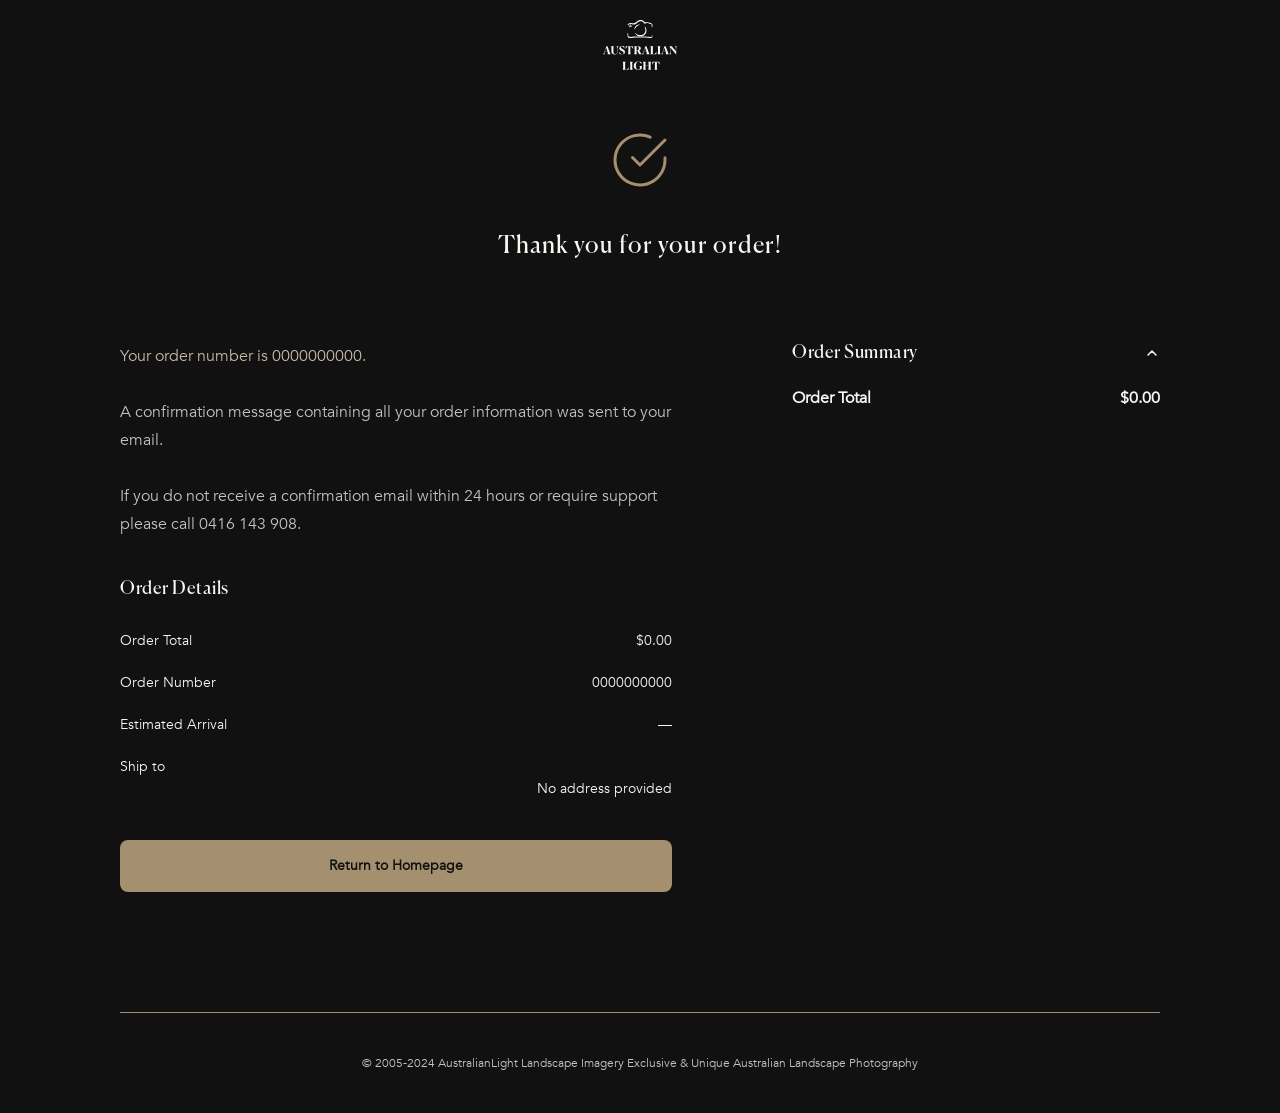
<file: confirmation.html>
<!DOCTYPE html>
<html lang="en">
<head>
    <meta charset="UTF-8">
    <meta name="viewport" content="width=device-width, initial-scale=1.0">
    <title>Document</title>
    <link rel="stylesheet" href="styles.css">

</head>

<body>

<header class="header">
    <nav class="nav">
        <div class="nav-left"></div>
        <div class="logo">
            <button class="logo-btn" aria-label="Logo">
                <a href="index.html"><img src="Assets/Logo.svg" alt=""></a>
            </button>
        </div>
        <div class="nav-right"></div>
    </nav>
</header>

<main class="page-shell">

    <section class="confirmation-head">
        <div class="success-icon">
            <img src="Assets/Check.svg">
        </div>
        <h1>Thank you for your order!</h1>
    </section>

    <section class="confirmation-grid">
        <article class="checkout-left">
            <form class="info-form">
    
                <p class="body-1 confirmation-message" id="confirmation-message"></p>
    
                <h2>Order Details</h2>
                <div class="info-list">
                    <div class="info-line">
                        <p class="body-2">Order Total</p>
                        <p class="body-2" id="final-total">$00.00</p>
                    </div>
    
                    <div class="info-line">
                        <p class="body-2">Order Number</p>
                        <p class="body-2" id="final-order-number">0000000000</p>
                    </div>
    
                    <div class="info-line">
                        <p class="body-2">Estimated Arrival</p>
                        <p class="body-2" id="final-arrival">—</p>
                    </div>
    
                    <div class="info-line">
                        <p class="body-2">Ship to</p>
                        <p class="body-2 final-address" id="final-ship-to">—</p>
                    </div>
                </div>
    
                <button type="button" id="homepage-btn" class="main-btn body-2-bold" onclick="returnHomeAndClearOrder()">
                    Return to Homepage
                </button>
                    
            </form>
        </article>
    
        <aside class="checkout-summary open">
            <button class="summary-toggle" onclick="toggleOrderSummary()">
                <h2>Order Summary</h2>
                <svg class="summary-arrow" width="16" height="16" viewBox="0 0 16 16">
                    <path d="M4 6L8 10L12 6" stroke="currentColor" stroke-width="1.5" fill="none" stroke-linecap="round" stroke-linejoin="round"/>
                </svg>
            </button>
    
            <div class="summary-content" id="summary-content">
                <div class="summary-items" id="summary-items"></div>
            </div>
    
            <div class="summary-total">
                <p class="body-1-medium">Order Total</p>
                <p class="body-1-medium" id="summary-final-total">$00.00</p>
            </div>
        </aside>
    </section>
</main>

<footer class="footer" style="background-color: var(--color-bg-primary)">
    <div class="footer-bottom">
        <div class="footer-divider"></div>
        <p class="caption-para">© 2005-2024 AustralianLight Landscape Imagery Exclusive & Unique Australian Landscape Photography</p>
    </div>
</footer>

<script src="script.js"></script>

</body>
</html>
</file>
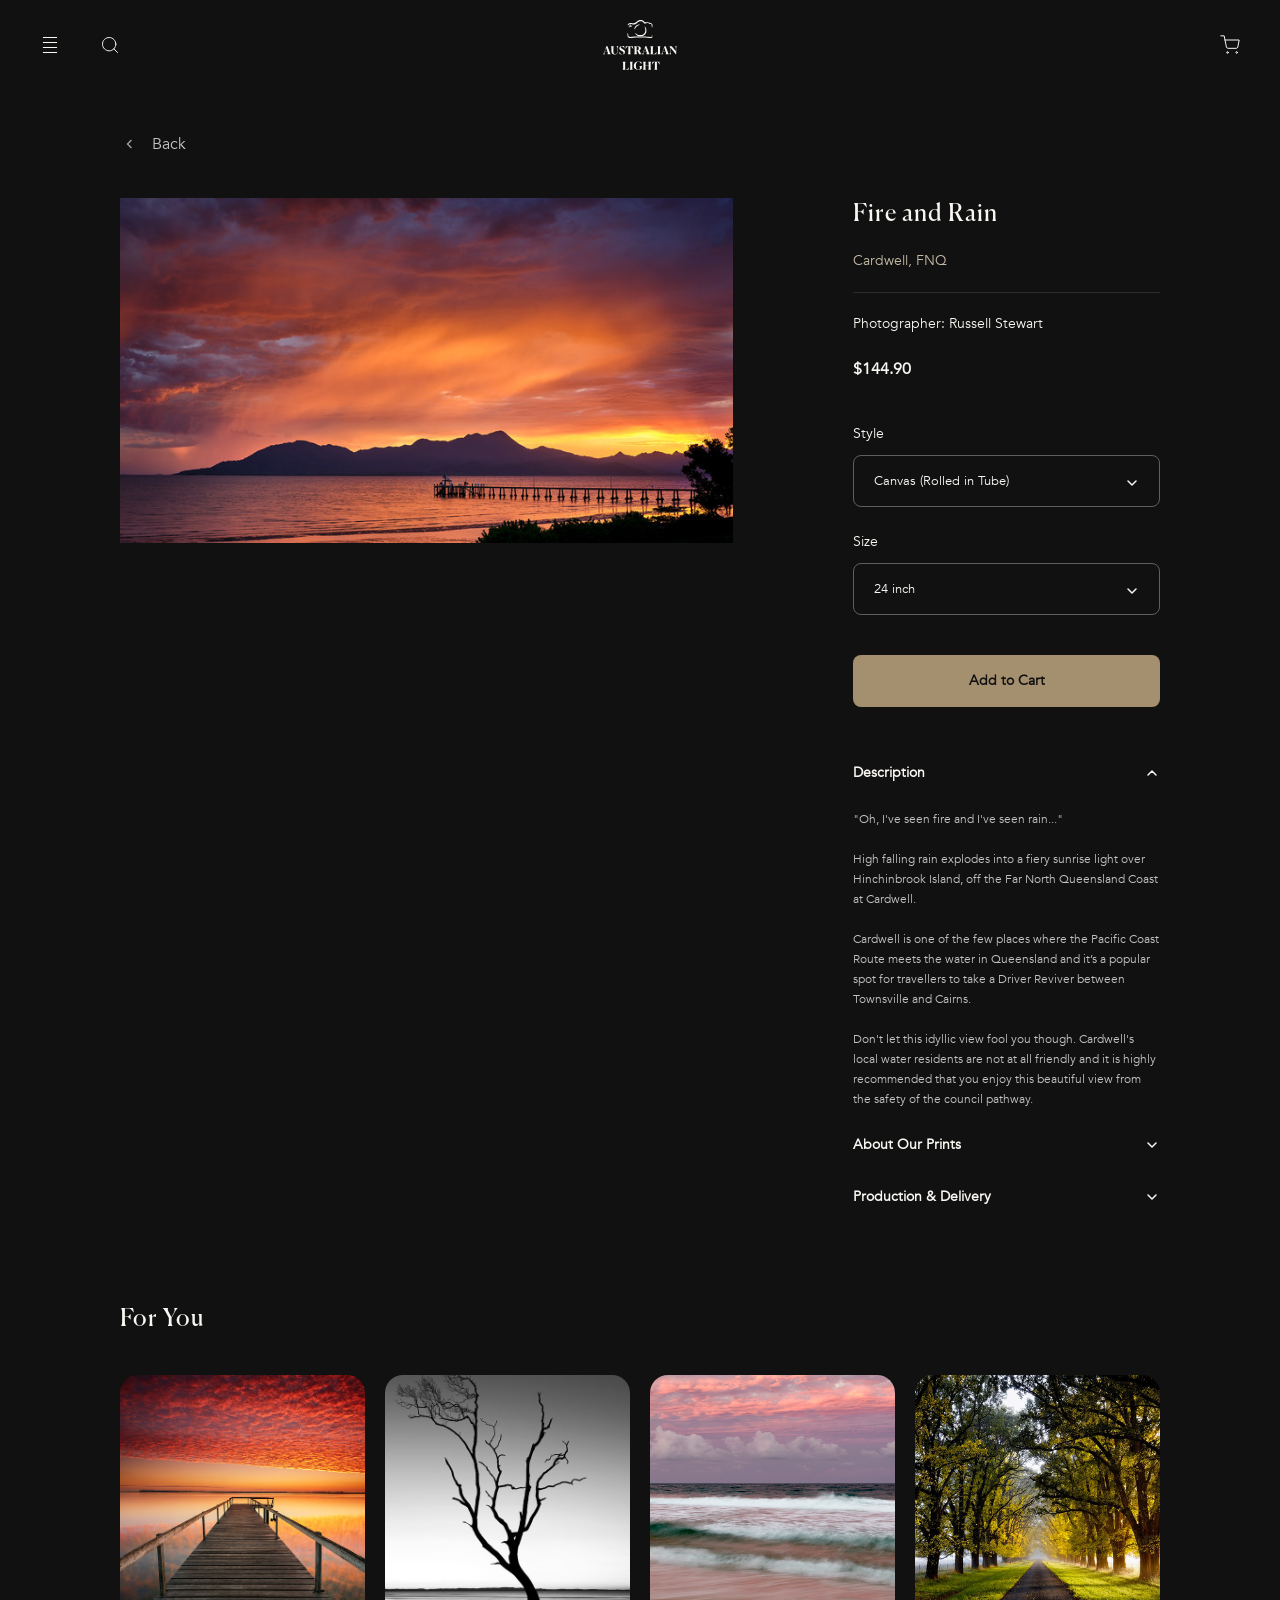
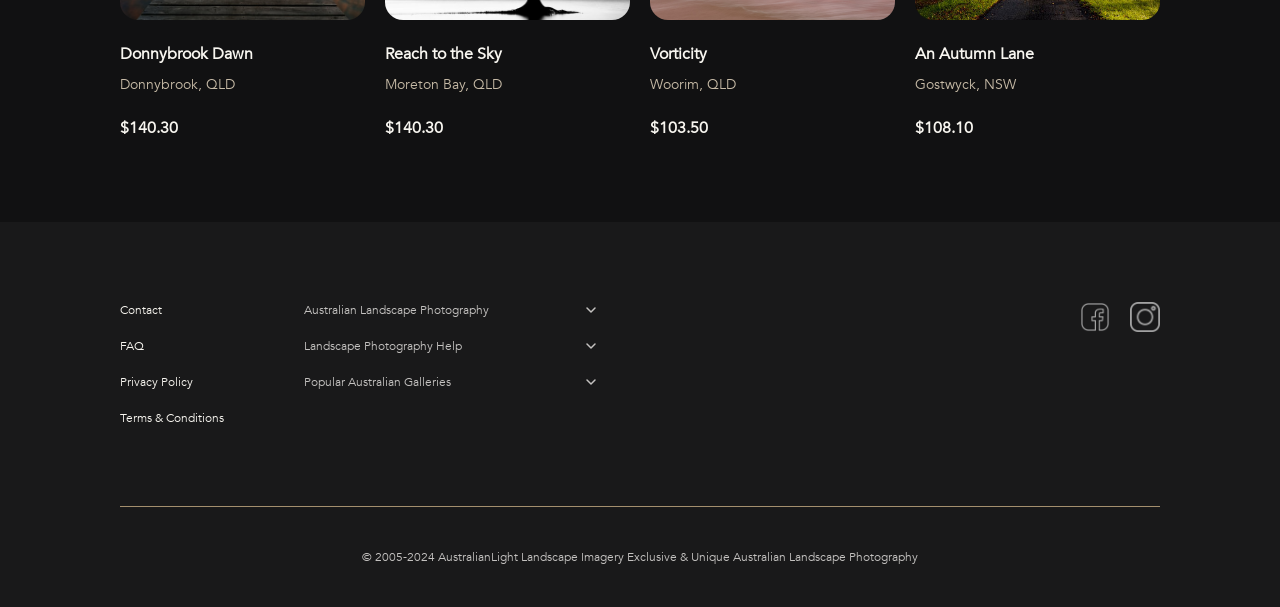
<file: fire_and_rain.html>
<!DOCTYPE html>
<html lang="en">
<head>
    <meta charset="UTF-8">
    <meta name="viewport" content="width=device-width, initial-scale=1.0">
    <title>Document</title>
    <link rel="stylesheet" href="styles.css">

</head>

<body>

<header class="header">
    <nav class="nav">
        <div class="nav-left">
            <button class="menu-btn" aria-label="Open menu" onclick="openNav()">
                <img src="Assets/Menu.svg" alt="">
            </button>
            <button class="search-btn" aria-label="Search" onclick="openSearch()">
                <img src="Assets/Search.svg" alt="">
            </button>
        </div>

        <div class="logo">
            <button class="logo-btn" aria-label="Logo">
                <a href="index.html"><img src="Assets/Logo.svg" alt=""></a>
            </button>
        </div>

        <div class="nav-right">
            <button class="cart-btn" aria-label="Shopping cart" onclick="openCart()">
                <img src="Assets/Cart.svg" alt="">
            </button>
        </div>
    </nav>
</header>

<main class="page-shell">

    <nav class="quicknav body-1">
        <a href="#">
            <img src="Assets/Arrow.svg" style="transform: scaleX(-1);">
            <span class="quicknav-label">Back</span>
        </a>
    </nav>

    <section class="product-detail container" data-product="fireRain">
        <figure class="product-detail-image">
            <img src="Assets/Fire and Rain.jpg" alt="Fire and Rain">
        </figure>

        <article class="product-detail-info">
            <h1>Fire and Rain</h1>
            <p class="body-2-accent">Cardwell, FNQ</p>

            <div class="product-divider"></div>

            <p class="body-2">Photographer: Russell Stewart</p>
            <p class="body-1-medium" id="product-price">$144.90</p>
        
            <form class="product-options">

                <label class="option-group">
                    <span class="body-2">Style</span>
                    <select id="style-select" class="option-select">
                        <option value="canvasTube" class="caption">Canvas (Rolled in Tube)</option>
                        <option value="canvasHang" class="caption">Canvas (Ready to Hang)</option>
                        <option value="acrylicBorderless" class="caption">Floating Acrylic (Borderless)</option>
                        <option value="acrylicBorder" class="caption">Floating Acrylic (With Border)</option>
                    </select>
                    <svg class="arrow" width="16" height="16" viewBox="0 0 16 16">
                        <path d="M4 6L8 10L12 6" stroke="currentColor" stroke-width="1.5" fill="none" stroke-linecap="round" stroke-linejoin="round"/>
                    </svg>
                </label>

                <label class="option-group">
                    <span class="body-2">Size</span>
                    <select id="size-select" class="option-select">
                        <option value="24" class="caption">24 inch</option>
                        <option value="30" class="caption">30 inch</option>
                        <option value="40" class="caption">40 inch</option>
                        <option value="48" class="caption">48 inch</option>
                        <option value="60" class="caption">60 inch</option>
                        <option value="75" class="caption">75 inch</option>
                    </select>
                    <svg class="arrow" width="16" height="16" viewBox="0 0 16 16">
                        <path d="M4 6L8 10L12 6" stroke="currentColor" stroke-width="1.5" fill="none" stroke-linecap="round" stroke-linejoin="round"/>
                    </svg>
                </label>
            
                <button type="button" class="add-cart-btn body-2-bold" onclick="addToCart()">
                    Add to Cart
                </button>

            </form>

            <div class="product-accordion">
                <button class="dropdown-btn body-2-bold active" onclick="toggleDropdown(this)">
                    Description
                    <svg class="arrow" width="16" height="16" viewBox="0 0 16 16">
                        <path d="M4 6L8 10L12 6" stroke="currentColor" stroke-width="1.5" fill="none" stroke-linecap="round" stroke-linejoin="round"/>
                    </svg>
                </button>
                <div class="dropdown">
                    <p class="caption-para">
                        "Oh, I've seen fire and I've seen rain..." <br><br>
                        High falling rain explodes into a fiery sunrise light over Hinchinbrook Island, off the Far North Queensland Coast at Cardwell. <br><br>
                        Cardwell is one of the few places where the Pacific Coast Route meets the water in Queensland and it’s a popular spot for travellers to take a Driver Reviver between Townsville and Cairns. <br><br>
                        Don't let this idyllic view fool you though. Cardwell's local water residents are not at all friendly and it is highly recommended that you enjoy this beautiful view from the safety of the council pathway.
                    </p>
                </div>

                <button class="dropdown-btn body-2-bold" onclick="toggleDropdown(this)">
                    About Our Prints
                    <svg class="arrow" width="16" height="16" viewBox="0 0 16 16">
                        <path d="M4 6L8 10L12 6" stroke="currentColor" stroke-width="1.5" fill="none" stroke-linecap="round" stroke-linejoin="round"/>
                    </svg>
                </button>
                <div class="dropdown">
                    <p class="caption-para">
                        Note: Frame Previews are simulations and are not to scale - they are intended as a guide to colour combinations only. <br><br>
                        Our premium Floating Acrylic & Canvas landscape prints are available for purchase via the gallery, while traditional Paper Matte & Frame presentation options are available on request. <br><br>
                        All of our Canvas Prints are finished with Mirror Wrap sides that repeat the main image. We believe Mirror Wraps to be more pleasing than single colour sides. <br><br>
                        Quoted image size represents the longest side of the overall image as previewed here and includes the decorative borders and mattes if selected. Frames are in addition to the quoted size. <br><br>
                        A nominal shipping fee is applied during checkout, however large or heavy items may incur an additional fee. Similarly, delivery to remote locations may incur an additional fee. <br><br>
                        International orders will incur an additional shipping fee and all local import duties and/or taxes are the responsability of the customer. Please contact us to discuss international shipping prior to placing an order.
                    </p>
                </div>

                <button class="dropdown-btn body-2-bold" onclick="toggleDropdown(this)">
                    Production & Delivery
                    <svg class="arrow" width="16" height="16" viewBox="0 0 16 16">
                        <path d="M4 6L8 10L12 6" stroke="currentColor" stroke-width="1.5" fill="none" stroke-linecap="round" stroke-linejoin="round"/>
                    </svg>
                </button>
                <div class="dropdown">
                    <p class="caption-para">
                        10 working days are required for production and delivery. *Subject to Courier timing. <br><br>
                        Each order is custom produced and shipped directly from the Brisbane print lab. A tracking number will be supplied once shipped. <br><br>
                        For further information please visit the About menu link, or Contact Us to discuss your specific image requirements.
                    </p>
                </div>

            </div>

        </article>


    </section>

    <section class="container" id="for-you">
        <h1 class="section-title">For You</h1>
        <div class="product-grid">
            <figure class="product-card">
                <article class="product-image">
                    <img src="Assets/Donnybrook Dawn.jpg">
                </article>
                <div class="product-info">
                    <p class="body-1-medium">Donnybrook Dawn</p>
                    <p class="body-2-accent">Donnybrook, QLD</p>
                    <p class="body-1-medium">$140.30</p>
                </div>
            </figure>

            <figure class="product-card">
                <article class="product-image">
                    <img src="Assets/Reach to the Sky.jpg">
                </article>
                <div class="product-info">
                    <p class="body-1-medium">Reach to the Sky</p>
                    <p class="body-2-accent">Moreton Bay, QLD</p>
                    <p class="body-1-medium">$140.30</p>
                </div>
            </figure>

            <figure class="product-card">
                <article class="product-image">
                    <img src="Assets/Vorticity.jpg">
                </article>
                <div class="product-info">
                    <p class="body-1-medium">Vorticity</p>
                    <p class="body-2-accent">Woorim, QLD</p>
                    <p class="body-1-medium">$103.50</p>
                </div>
            </figure>

            <figure class="product-card">
                <article class="product-image">
                    <img src="Assets/An Autumn Lane.jpg">
                </article>
                <div class="product-info">
                    <p class="body-1-medium">An Autumn Lane</p>
                    <p class="body-2-accent">Gostwyck, NSW</p>
                    <p class="body-1-medium">$108.10</p>
                </div>
            </figure>
        </div>
    </section>

</main>

<div class="page-overlay" id="page-overlay" onclick="closeAllPanels()"></div>

<aside class="sidebar" id="site-menu">
                
    <div>
        <button class="closebtn" onclick="closeNav()" aria-label="Close menu">×</button>
    </div>
    
    <div class="sidebar-main">
        <a href="latest_releases.html" class="body-1-medium">Latest Releases</a>

        <button class="dropdown-btn body-1-medium" onclick="toggleDropdown(this)">
            By Photographer
            <svg class="arrow" width="16" height="16" viewBox="0 0 16 16">
                <path d="M4 6L8 10L12 6" stroke="currentColor" stroke-width="1.5" fill="none" stroke-linecap="round" stroke-linejoin="round"/>
            </svg>
        </button>
        <div class="dropdown">
            <p class="body-2">Bernie Zajac</p>
            <p class="body-2">Russels Stewart</p>
        </div>

        <button class="dropdown-btn body-1-medium" onclick="toggleDropdown(this)">
            Print Galleries
            <svg class="arrow" width="16" height="16" viewBox="0 0 16 16">
                <path d="M4 6L8 10L12 6" stroke="currentColor" stroke-width="1.5" fill="none" stroke-linecap="round" stroke-linejoin="round"/>
            </svg>
        </button>
        <div class="dropdown">
            <a href="ocean.html" class="body-2">Ocean / Seascape</a>
            <p class="body-2">Mountain / Forest</p>
            <p class="body-2">Rural / Country</p>
            <p class="body-2">Urban / City</p>
            <p class="body-2">Panorama</p>
            <p class="body-2">B&W / Toned</p>
            <p class="body-2">Overseas Travel</p>
        </div>

        <button class="dropdown-btn body-1-medium" onclick="toggleDropdown(this)">
            About
            <svg class="arrow" width="16" height="16" viewBox="0 0 16 16">
                <path d="M4 6L8 10L12 6" stroke="currentColor" stroke-width="1.5" fill="none" stroke-linecap="round" stroke-linejoin="round"/>
            </svg>
        </button>
        <div class="dropdown">
            <p class="body-2">About Us</p>
            <p class="body-2">Our Mounts & Frames</p>
            <p class="body-2">Our Print Process</p>
            <p class="body-2">Our Print Sizes</p>
        </div>

        <button class="dropdown-btn body-1-medium" onclick="toggleDropdown(this)">
            Blog
            <svg class="arrow" width="16" height="16" viewBox="0 0 16 16">
                <path d="M4 6L8 10L12 6" stroke="currentColor" stroke-width="1.5" fill="none" stroke-linecap="round" stroke-linejoin="round"/>
            </svg>
        </button>
        <div class="dropdown">
            <p class="body-2">AusLight SpotLights</p>
            <a href="general.html" class="body-2">General</a>
            <p class="body-2">Image Previews</p>
            <p class="body-2">New Print Releases</p>
            <p class="body-2">New Products</p>
            <p class="body-2">Photography Adventures</p>
            <p class="body-2">Photography Tips</p>
        </div>

        <p class="body-1-medium">Workshops</p>
    </div>

    <div class="sidebar-divider"></div>

    <div class="sidebar-bottom">

        <button class="dropdown-btn body-1-medium" onclick="toggleDropdown(this)">
            AUD / English
            <svg class="arrow" width="16" height="16" viewBox="0 0 16 16">
                <path d="M4 6L8 10L12 6" stroke="currentColor" stroke-width="1.5" fill="none" stroke-linecap="round" stroke-linejoin="round"/>
            </svg>
        </button>
        <div class="dropdown">
            <p class="body-2">AUD / English</p>
            <p class="body-2">USD / English</p>
        </div>

        <p class="body-1-medium">Log In</p>
        <p class="body-1-medium">Contact Us</p>
    </div>

</aside>

<aside class="search-panel" id="search-panel">
    <div class="search-inner">
        <div class="search-top">
            <button class="search-back-btn" onclick="closeSearch()" aria-label="Close search">
                <img src="Assets/Arrow.svg" style="transform: scaleX(-1);">
            </button>

            <div class="search-input-wrap">
                <input type="text" id="search-input" class="search-input body-2" placeholder="Search key words">
                <button class="search-submit-btn" aria-label="Search" onclick="submitSearch()">
                    <img src="Assets/Search.svg" alt="">
                </button>
            </div>
        </div>

        <div class="search-empty" id="search-empty">
            <section class="search-history">
                <h2>History</h2>

                <div class="history-list">
                    <div class="history-item body-2">
                        <span class="history-text clickable" onclick="fillSearch('Sunset')">
                            Sunset
                        </span>
                        <button class="history-delete body-1" onclick="deleteHistory(this)">×</button>
                    </div>
                    <div class="history-item body-2">
                        <span class="history-text">
                            Darling Harbour
                        </span>
                        <button class="history-delete body-1" onclick="deleteHistory(this)">×</button>
                    </div>
                
                    <div class="history-item body-2">
                        <span class="history-text">
                            Ocean
                        </span>
                        <button class="history-delete body-1" onclick="deleteHistory(this)">×</button>
                    </div>
                </div>
            </section>

            <section class="search-section">
                <h2>For You</h2>

                <div class="search-product-grid">
                    <figure class="product-card">
                        <article class="product-image">
                            <img src="Assets/Donnybrook Dawn.jpg">
                        </article>
                        <div class="product-info">
                            <p class="body-1-medium">Donnybrook Dawn</p>
                            <p class="body-2-accent">Donnybrook, QLD</p>
                            <p class="body-1-medium">$140.30</p>
                        </div>
                    </figure>

                    <figure class="product-card">
                        <article class="product-image">
                            <img src="Assets/OS_3.jpg">
                        </article>
                        <div class="product-info">
                            <p class="body-1-medium">Parhelion</p>
                            <p class="body-2-accent">Woorim, Bribie Island, QLD</p>
                            <p class="body-1-medium">$124.20</p>
                        </div>
                    </figure>

                    <figure class="product-card">
                        <article class="product-image">
                            <img src="Assets/OS_7.jpg">
                        </article>
                        <div class="product-info">
                            <p class="body-1-medium">Yallingup Beach</p>
                            <p class="body-2-accent">Yallingup Beach, WA</p>
                            <p class="body-1-medium">$103.50</p>
                        </div>
                    </figure>

                    <figure class="product-card">
                        <article class="product-image">
                            <img src="Assets/OS_5.jpg">
                        </article>
                        <div class="product-info">
                            <p class="body-1-medium">Yallingup Skydance</p>
                            <p class="body-2-accent">Yallingup Beach, WA</p>
                            <p class="body-1-medium">$124.20</p>
                        </div>
                    </figure>
                </div>
            </section>
        </div>
        
        <div class="search-results" id="search-results">
            <section class="search-section">
                <div class="search-section-head">
                    <h2>Suggested Prints</h2>
                    <a href="sunset.html" class="caption" onclick="saveSearchNavigation('Search Results', 'sunset.html')">View All</a>
                </div>

                <div class="search-product-grid">

                    <figure class="product-card">
                        <article class="product-image">
                            <img src="Assets/A Darwin Sunset.jpg">
                        </article>
                        <div class="product-info">
                            <p class="body-1-medium">A Darwin Sunset</p>
                            <p class="body-2-accent">Darwin, NT</p>
                            <p class="body-1-medium">$103.50</p>
                        </div>
                    </figure>

                    <a href="a_king's_sunset.html" class="product-card" onclick="saveSearchNavigation('Search Results', 'sunset.html')">
                        <article class="product-image">
                            <img src="Assets/A King's Sunset.jpg">
                        </article>
                        <div class="product-info">
                            <p class="body-1-medium">A King's Sunset</p>
                            <p class="body-2-accent">Kings Beach, Caloundra QLD</p>
                            <p class="body-1-medium">$163.30</p>
                        </div>
                    </a>

                    <figure class="product-card">
                        <article class="product-image">
                            <img src="Assets/A Simple Country Sunset.jpg">
                        </article>
                        <div class="product-info">
                            <p class="body-1-medium">A Simple Country Sunset</p>
                            <p class="body-2-accent">Kingaroy, QLD</p>
                            <p class="body-1-medium">$124.20</p>
                        </div>
                    </figure>

                    <figure class="product-card">
                        <article class="product-image">
                            <img src="Assets/A Tropical Sunset.jpg">
                        </article>
                        <div class="product-info">
                            <p class="body-1-medium">A Tropical Sunset</p>
                            <p class="body-2-accent">Magnetic Island, QLD</p>
                            <p class="body-1-medium">$124.20</p>
                        </div>
                    </figure>

                </div>
            </section>

            <section class="search-section">
                <div class="search-section-head">
                    <h2>Suggested Blogs</h2>
                    <a href="#" class="caption">View All</a>
                </div>

                <article class="search-blog-card">
                    <img src="Assets/Blog_1.jpg" alt="">
                    <div>
                        <p class="body-2-bold">AustralianLight and Gallery 6 31</p>
                        <p class="caption-para search-blog-text">
                            With the official opening of Brisbane's newest Art Gallery Gallery 6 31, we now have samples of our Canvas...
                        </p>
                        <p class="caption-accent">Tuesday, May 21, 2019</p>
                    </div>
                </article>

                <article class="search-blog-card">
                    <img src="Assets/Blog_2.jpg" alt="">
                    <div>
                        <p class="body-2-bold">10 Tips for the Landscape Photography Beginner</p>
                        <p class="caption-para search-blog-text">
                            It's quite common for us to be engaged by other photographers when we are out shooting our...
                        </p>
                        <p class="caption-accent">Sunday, February 25, 2018</p>
                    </div>
                </article>
            </section>
        </div>
    </div>
</aside>

<aside class="cart-panel" id="cart-panel">
    <div class="cart-top">
        <h2 id="cart-title">Cart</h2>
        <button class="cart-close-btn" onclick="closeCart()" aria-label="Close cart">×</button>
    </div>

    <article class="cart-items" id="cart-items">
        <p class="empty-cart-text body-2">Empty Cart</p>
    </article>

    <div class="cart-bottom">
        <div class="cart-subtotal">
            <p class="body-1-medium">Subtotal <span class="caption">(ex. GST)</span></p>
            <p class="body-1-medium" id="cart-subtotal">$00.00</p>
        </div>

        <button class="cart-checkout-btn body-2-bold" onclick="window.location.href='checkout.html'">Check Out</button>
        <button class="cart-paypal-btn body-2-bold">Pay with Paypal</button>
    </div>
</aside>

<footer class="footer">
    <div class="footer-grid">
        <div class="footer-column">
            <p class="caption">Contact</p>
            <p class="caption">FAQ</p>
            <p class="caption">Privacy Policy</p>
            <p class="caption">Terms & Conditions</p>
        </div>
        <div class="footer-dropdown">
            <button class="dropdown-btn caption" onclick="toggleDropdown(this)">
                Australian Landscape Photography
                <svg class="arrow" width="16" height="16" viewBox="0 0 16 16">
                    <path d="M4 6L8 10L12 6" stroke="currentColor" stroke-width="1.5" fill="none" stroke-linecap="round" stroke-linejoin="round"/>
                </svg>
            </button>
            <div class="dropdown">
                <p class="caption">Exclusive Framed Prints</p>
                <p class="caption">Our Mounts and Frames</p>
                <p class="caption">Fine Art Landscape Photography</p>
                <p class="caption">Victorian Landscape Photography</p>
                <p class="caption">Melbourne Landscape Photography</p>
                <p class="caption">Sunshine Coast Landscape Photographer</p>
                <p class="caption">Canvas Wall Prints and Framed Art</p>
            </div>

            <button class="dropdown-btn caption" onclick="toggleDropdown(this)">
                Landscape Photography Help
                <svg class="arrow" width="16" height="16" viewBox="0 0 16 16">
                    <path d="M4 6L8 10L12 6" stroke="currentColor" stroke-width="1.5" fill="none" stroke-linecap="round" stroke-linejoin="round"/>
                </svg>
            </button>
            <div class="dropdown">
                <p class="caption">Landscape Photography Help</p>
                <p class="caption">Landscape Photography Blog</p>
                <p class="caption">Australian Photography Workshops</p>
                <p class="caption">Landscape Photography Tips</p>
                <p class="caption">Top 10 Tips for the Landscape Photographer</p>
                <p class="caption">How to Create Panoramic Images</p>
                <p class="caption">How to Photograph Lightning & Storms</p>
                <p class="caption">Focal Length vs. Perspective - What's the difference?</p>
                <p class="caption">How to use Graduated Neutral Density Filters</p>
            </div>

            <button class="dropdown-btn caption" onclick="toggleDropdown(this)">
                Popular Australian Galleries
                <svg class="arrow" width="16" height="16" viewBox="0 0 16 16">
                    <path d="M4 6L8 10L12 6" stroke="currentColor" stroke-width="1.5" fill="none" stroke-linecap="round" stroke-linejoin="round"/>
                </svg>
            </button>
            <div class="dropdown">
                <p class="caption">Australian Panoramic Photography</p>
                <p class="caption">Seascape Photos for Home</p>
                <p class="caption">Australian Landscape Photography</p>
                <p class="caption">Melbourne City Canvas</p>
                <p class="caption">Sunshine Coast Panoramic Photos</p>
                <p class="caption">Brisbane Landscape Photography</p>
                <p class="caption">Gold Coast Landscape Photography</p>
                <p class="caption">Fine Art Australian Landscape Prints</p>
                <p class="caption">Interior Design Ideas - Big Wall Prints</p>
            </div>
        </div>
        <div class="footer-social">
            <figure class="social-link">
                <img src="Assets/Facebook.png">
            </figure>
            <figure class="social-link">
                <img src="Assets/Instagram.png">
            </figure>
        </div>
    </div>

    <div class="footer-bottom">
        <div class="footer-divider"></div>
        <p class="caption-para">© 2005-2024 AustralianLight Landscape Imagery Exclusive & Unique Australian Landscape Photography</p>
    </div>
</footer>

<script src="script.js"></script>

</body>
</html>
</file>
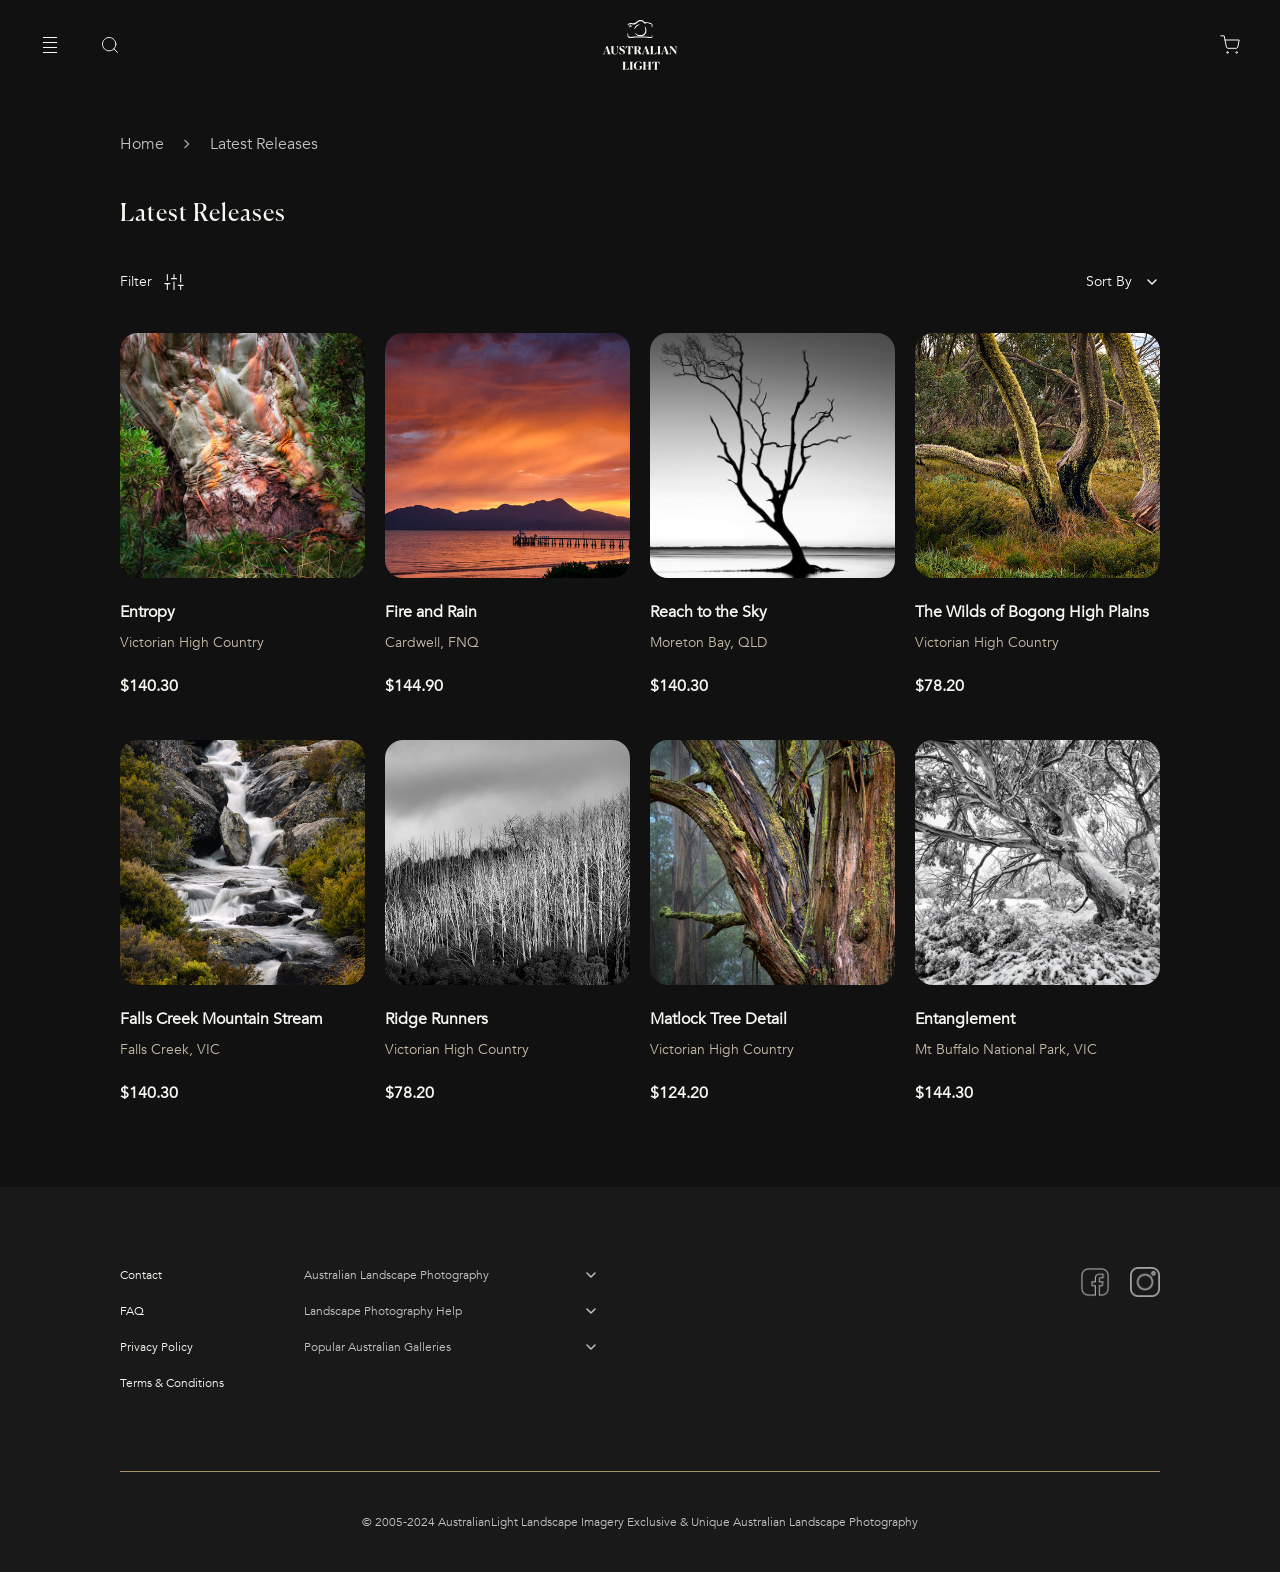
<file: latest_releases.html>
<!DOCTYPE html>
<html lang="en">
<head>
    <meta charset="UTF-8">
    <meta name="viewport" content="width=device-width, initial-scale=1.0">
    <title>Document</title>
    <link rel="stylesheet" href="styles.css">

</head>

<body>

<header class="header">
    <nav class="nav">
        <div class="nav-left">
            <button class="menu-btn" aria-label="Open menu" onclick="openNav()">
                <img src="Assets/Menu.svg" alt="">
            </button>
            <button class="search-btn" aria-label="Search" onclick="openSearch()">
                <img src="Assets/Search.svg" alt="">
            </button>
        </div>

        <div class="logo">
            <button class="logo-btn" aria-label="Logo">
                <a href="index.html"><img src="Assets/Logo.svg" alt=""></a>
            </button>
        </div>

        <div class="nav-right">
            <button class="cart-btn" aria-label="Shopping cart" onclick="openCart()">
                <img src="Assets/Cart.svg" alt="">
            </button>
        </div>
    </nav>
</header>

<main class="page-shell">

    <nav class="breadcrumb body-1">
        <a href="index.html">Home</a>
        <img src="Assets/Arrow.svg">
        <span>Latest Releases</span>
    </nav>

    <section class="product-list container">
        <h1 class="section-title">Latest Releases</h1>

        <div class="listing-toolbar">

            <button class="filter-btn body-2" aria-label="Open filter" onclick="openFilter()">
                Filter
                <img src="Assets/Filter.svg" alt="">
            </button>

            <div class="sort-wrapper">
                <button class="sort-btn body-2" aria-label="Sort products" onclick="toggleSort()">
                    <span id="sort-label">Sort By</span>
                    <svg class="arrow" width="16" height="16" viewBox="0 0 16 16">
                        <path d="M4 6L8 10L12 6" stroke="currentColor" stroke-width="1.5" fill="none" stroke-linecap="round" stroke-linejoin="round"/>
                    </svg>
                </button>
    
                <div class="sort-menu" id="sort-menu">
                    <button class="body-2" onclick="selectSort(this)">Recommended</button>
                    <button class="body-2" onclick="selectSort(this)">Best Selling</button>
                    <button class="body-2" onclick="selectSort(this)">Alphabetically, A-Z</button>
                    <button class="body-2" onclick="selectSort(this)">Alphabetically, Z-A</button>
                    <button class="body-2" onclick="selectSort(this)">Price, high to low</button>
                    <button class="body-2" onclick="selectSort(this)">Price, low to high</button>
                    <button class="body-2" onclick="selectSort(this)">Date, old to new</button>
                    <button class="body-2" onclick="selectSort(this)">Date, new to old</button>
                </div>
            </div>
            

        </div>

        <article class="products">
            <figure class="product-card">
                <article class="product-image">
                    <img src="Assets/LR_1.jpg">
                </article>
                <div class="product-info">
                    <p class="body-1-medium">Entropy</p>
                    <p class="body-2-accent">Victorian High Country</p>
                    <p class="body-1-medium">$140.30</p>
                </div>
            </figure>

            <a href="fire_and_rain.html" class="product-card" onclick="savePreviousPage(this)">
                <article class="product-image">
                    <img src="Assets/Fire and Rain.jpg">
                </article>
                <div class="product-info">
                    <p class="body-1-medium">Fire and Rain</p>
                    <p class="body-2-accent">Cardwell, FNQ</p>
                    <p class="body-1-medium">$144.90</p>
                </div>
            </a>

            <figure class="product-card">
                <article class="product-image">
                    <img src="Assets/Reach to the Sky.jpg">
                </article>
                <div class="product-info">
                    <p class="body-1-medium">Reach to the Sky</p>
                    <p class="body-2-accent">Moreton Bay, QLD</p>
                    <p class="body-1-medium">$140.30</p>
                </div>
            </figure>

            <figure class="product-card">
                <article class="product-image">
                    <img src="Assets/LR_4.jpg">
                </article>
                <div class="product-info">
                    <p class="body-1-medium">The Wilds of Bogong High Plains</p>
                    <p class="body-2-accent">Victorian High Country</p>
                    <p class="body-1-medium">$78.20</p>
                </div>
            </figure>

            <figure class="product-card">
                <article class="product-image">
                    <img src="Assets/LR_5.jpg">
                </article>
                <div class="product-info">
                    <p class="body-1-medium">Falls Creek Mountain Stream</p>
                    <p class="body-2-accent">Falls Creek, VIC</p>
                    <p class="body-1-medium">$140.30</p>
                </div>
            </figure>

            <figure class="product-card">
                <article class="product-image">
                    <img src="Assets/LR_6.jpg">
                </article>
                <div class="product-info">
                    <p class="body-1-medium">Ridge Runners</p>
                    <p class="body-2-accent">Victorian High Country</p>
                    <p class="body-1-medium">$78.20</p>
                </div>
            </figure>

            <figure class="product-card">
                <article class="product-image">
                    <img src="Assets/LR_7.jpg">
                </article>
                <div class="product-info">
                    <p class="body-1-medium">Matlock Tree Detail</p>
                    <p class="body-2-accent">Victorian High Country</p>
                    <p class="body-1-medium">$124.20</p>
                </div>
            </figure>

            <figure class="product-card">
                <article class="product-image">
                    <img src="Assets/LR_8.jpg">
                </article>
                <div class="product-info">
                    <p class="body-1-medium">Entanglement</p>
                    <p class="body-2-accent">Mt Buffalo National Park, VIC</p>
                    <p class="body-1-medium">$144.30</p>
                </div>
            </figure>
        </article>

    </section>


    
</main>

<div class="page-overlay" id="page-overlay" onclick="closeAllPanels()"></div>

<aside class="sidebar" id="site-menu">
                
    <div>
        <button class="closebtn" onclick="closeNav()" aria-label="Close menu">×</button>
    </div>
    
    <div class="sidebar-main">
        <a href="latest_releases.html" class="body-1-medium">Latest Releases</a>

        <button class="dropdown-btn body-1-medium" onclick="toggleDropdown(this)">
            By Photographer
            <svg class="arrow" width="16" height="16" viewBox="0 0 16 16">
                <path d="M4 6L8 10L12 6" stroke="currentColor" stroke-width="1.5" fill="none" stroke-linecap="round" stroke-linejoin="round"/>
            </svg>
        </button>
        <div class="dropdown">
            <p class="body-2">Bernie Zajac</p>
            <p class="body-2">Russels Stewart</p>
        </div>

        <button class="dropdown-btn body-1-medium" onclick="toggleDropdown(this)">
            Print Galleries
            <svg class="arrow" width="16" height="16" viewBox="0 0 16 16">
                <path d="M4 6L8 10L12 6" stroke="currentColor" stroke-width="1.5" fill="none" stroke-linecap="round" stroke-linejoin="round"/>
            </svg>
        </button>
        <div class="dropdown">
            <a href="ocean.html" class="body-2">Ocean / Seascape</a>
            <p class="body-2">Mountain / Forest</p>
            <p class="body-2">Rural / Country</p>
            <p class="body-2">Urban / City</p>
            <p class="body-2">Panorama</p>
            <p class="body-2">B&W / Toned</p>
            <p class="body-2">Overseas Travel</p>
        </div>

        <button class="dropdown-btn body-1-medium" onclick="toggleDropdown(this)">
            About
            <svg class="arrow" width="16" height="16" viewBox="0 0 16 16">
                <path d="M4 6L8 10L12 6" stroke="currentColor" stroke-width="1.5" fill="none" stroke-linecap="round" stroke-linejoin="round"/>
            </svg>
        </button>
        <div class="dropdown">
            <p class="body-2">About Us</p>
            <p class="body-2">Our Mounts & Frames</p>
            <p class="body-2">Our Print Process</p>
            <p class="body-2">Our Print Sizes</p>
        </div>

        <button class="dropdown-btn body-1-medium" onclick="toggleDropdown(this)">
            Blog
            <svg class="arrow" width="16" height="16" viewBox="0 0 16 16">
                <path d="M4 6L8 10L12 6" stroke="currentColor" stroke-width="1.5" fill="none" stroke-linecap="round" stroke-linejoin="round"/>
            </svg>
        </button>
        <div class="dropdown">
            <p class="body-2">AusLight SpotLights</p>
            <a href="general.html" class="body-2">General</a>
            <p class="body-2">Image Previews</p>
            <p class="body-2">New Print Releases</p>
            <p class="body-2">New Products</p>
            <p class="body-2">Photography Adventures</p>
            <p class="body-2">Photography Tips</p>
        </div>

        <p class="body-1-medium">Workshops</p>
    </div>

    <div class="sidebar-divider"></div>

    <div class="sidebar-bottom">

        <button class="dropdown-btn body-1-medium" onclick="toggleDropdown(this)">
            AUD / English
            <svg class="arrow" width="16" height="16" viewBox="0 0 16 16">
                <path d="M4 6L8 10L12 6" stroke="currentColor" stroke-width="1.5" fill="none" stroke-linecap="round" stroke-linejoin="round"/>
            </svg>
        </button>
        <div class="dropdown">
            <p class="body-2">AUD / English</p>
            <p class="body-2">USD / English</p>
        </div>

        <p class="body-1-medium">Log In</p>
        <p class="body-1-medium">Contact Us</p>
    </div>

</aside>

<aside class="sidebar" id="product-filter">
                
    <div>
        <button class="closebtn" onclick="closeFilter()" aria-label="Close menu">×</button>
    </div>
    
    <div class="sidebar-main">

        <p class="body-1-medium">Filter by</p>

        <button class="dropdown-btn body-1-medium" onclick="toggleDropdown(this)">
            Price
            <svg class="arrow" width="16" height="16" viewBox="0 0 16 16">
                <path d="M4 6L8 10L12 6" stroke="currentColor" stroke-width="1.5" fill="none" stroke-linecap="round" stroke-linejoin="round"/>
            </svg>
        </button>
    
        <div class="dropdown">
            <div class="price-filter">
                <input type="number" placeholder="Lowest Price" class="price-input caption">
                <span class="price-dash">–</span>
                <input type="number" placeholder="Highest Price" class="price-input caption">
            </div>
        </div>

        <button class="dropdown-btn body-1-medium" onclick="toggleDropdown(this)">
            Subject
            <svg class="arrow" width="16" height="16" viewBox="0 0 16 16">
                <path d="M4 6L8 10L12 6" stroke="currentColor" stroke-width="1.5" fill="none" stroke-linecap="round" stroke-linejoin="round"/>
            </svg>
        </button>

        <div class="dropdown filter-options">
            <label class="filter-option body-2">
                <input type="checkbox" name="subject" value="ocean">
                <span>Ocean</span>
            </label>
        
            <label class="filter-option body-2">
                <input type="checkbox" name="subject" value="mountain">
                <span>Mountain</span>
            </label>
        
            <label class="filter-option body-2">
                <input type="checkbox" name="subject" value="forest">
                <span>Forest</span>
            </label>
        
            <label class="filter-option body-2">
                <input type="checkbox" name="subject" value="rural">
                <span>Rural</span>
            </label>
        
            <label class="filter-option body-2">
                <input type="checkbox" name="subject" value="city">
                <span>City</span>
            </label>
        
            <label class="filter-option body-2">
                <input type="checkbox" name="subject" value="sunrise-sunset">
                <span>Sunrise / Sunset</span>
            </label>
        </div>

        <button class="dropdown-btn body-1-medium" onclick="toggleDropdown(this)">
            Colour
            <svg class="arrow" width="16" height="16" viewBox="0 0 16 16">
                <path d="M4 6L8 10L12 6" stroke="currentColor" stroke-width="1.5" fill="none" stroke-linecap="round" stroke-linejoin="round"/>
            </svg>
        </button>

        <div class="dropdown filter-options">
            <label class="filter-option body-2">
                <input type="checkbox" name="subject" value="ocean">
                <span>Colour</span>
            </label>
        
            <label class="filter-option body-2">
                <input type="checkbox" name="subject" value="mountain">
                <span>Black & White</span>
            </label>
        </div>
    
        <button class="dropdown-btn body-1-medium" onclick="toggleDropdown(this)">
            Orientation
            <svg class="arrow" width="16" height="16" viewBox="0 0 16 16">
                <path d="M4 6L8 10L12 6" stroke="currentColor" stroke-width="1.5" fill="none" stroke-linecap="round" stroke-linejoin="round"/>
            </svg>
        </button>

        <div class="dropdown filter-options">
            <label class="filter-option body-2">
                <input type="checkbox" name="subject" value="ocean">
                <span>Landscape</span>
            </label>
        
            <label class="filter-option body-2">
                <input type="checkbox" name="subject" value="mountain">
                <span>Portrait</span>
            </label>
        
            <label class="filter-option body-2">
                <input type="checkbox" name="subject" value="forest">
                <span>Square</span>
            </label>
        </div>

        <button class="dropdown-btn body-1-medium" onclick="toggleDropdown(this)">
            Size
            <svg class="arrow" width="16" height="16" viewBox="0 0 16 16">
                <path d="M4 6L8 10L12 6" stroke="currentColor" stroke-width="1.5" fill="none" stroke-linecap="round" stroke-linejoin="round"/>
            </svg>
        </button>

        <div class="dropdown filter-options">
            <label class="filter-option body-2">
                <input type="checkbox" name="subject" value="ocean">
                <span>20 inch</span>
            </label>
        
            <label class="filter-option body-2">
                <input type="checkbox" name="subject" value="mountain">
                <span>24 inch</span>
            </label>
        
            <label class="filter-option body-2">
                <input type="checkbox" name="subject" value="forest">
                <span>30 inch</span>
            </label>
        
            <label class="filter-option body-2">
                <input type="checkbox" name="subject" value="rural">
                <span>40 inch</span>
            </label>
        
            <label class="filter-option body-2">
                <input type="checkbox" name="subject" value="city">
                <span>48 inch</span>
            </label>
        
            <label class="filter-option body-2">
                <input type="checkbox" name="subject" value="sunrise-sunset">
                <span>60 inch</span>
            </label>
        </div>

        <button class="dropdown-btn body-1-medium" onclick="toggleDropdown(this)">
            Location
            <svg class="arrow" width="16" height="16" viewBox="0 0 16 16">
                <path d="M4 6L8 10L12 6" stroke="currentColor" stroke-width="1.5" fill="none" stroke-linecap="round" stroke-linejoin="round"/>
            </svg>
        </button>

        <div class="dropdown filter-options">
            <label class="filter-option body-2">
                <input type="checkbox" name="subject" value="ocean">
                <span>ACT</span>
            </label>
        
            <label class="filter-option body-2">
                <input type="checkbox" name="subject" value="mountain">
                <span>NSW</span>
            </label>
        
            <label class="filter-option body-2">
                <input type="checkbox" name="subject" value="forest">
                <span>NT</span>
            </label>
        
            <label class="filter-option body-2">
                <input type="checkbox" name="subject" value="rural">
                <span>QLD</span>
            </label>
        
            <label class="filter-option body-2">
                <input type="checkbox" name="subject" value="city">
                <span>SA</span>
            </label>
        
            <label class="filter-option body-2">
                <input type="checkbox" name="subject" value="sunrise-sunset">
                <span>TAS</span>
            </label>

            <label class="filter-option body-2">
                <input type="checkbox" name="subject" value="city">
                <span>VIC</span>
            </label>
        
            <label class="filter-option body-2">
                <input type="checkbox" name="subject" value="sunrise-sunset">
                <span>WA</span>
            </label>
        </div>
        
    </div>

</aside>

<aside class="search-panel" id="search-panel">
    <div class="search-inner">
        <div class="search-top">
            <button class="search-back-btn" onclick="closeSearch()" aria-label="Close search">
                <img src="Assets/Arrow.svg" style="transform: scaleX(-1);">
            </button>

            <div class="search-input-wrap">
                <input type="text" id="search-input" class="search-input body-2" placeholder="Search key words">
                <button class="search-submit-btn" aria-label="Search" onclick="submitSearch()">
                    <img src="Assets/Search.svg" alt="">
                </button>
            </div>
        </div>

        <div class="search-empty" id="search-empty">
            <section class="search-history">
                <h2>History</h2>

                <div class="history-list">
                    <div class="history-item body-2">
                        <span class="history-text clickable" onclick="fillSearch('Sunset')">
                            Sunset
                        </span>
                        <button class="history-delete body-1" onclick="deleteHistory(this)">×</button>
                    </div>
                    <div class="history-item body-2">
                        <span class="history-text">
                            Darling Harbour
                        </span>
                        <button class="history-delete body-1" onclick="deleteHistory(this)">×</button>
                    </div>
                
                    <div class="history-item body-2">
                        <span class="history-text">
                            Ocean
                        </span>
                        <button class="history-delete body-1" onclick="deleteHistory(this)">×</button>
                    </div>
                </div>
            </section>

            <section class="search-section">
                <h2>For You</h2>

                <div class="search-product-grid">
                    <figure class="product-card">
                        <article class="product-image">
                            <img src="Assets/Donnybrook Dawn.jpg">
                        </article>
                        <div class="product-info">
                            <p class="body-1-medium">Donnybrook Dawn</p>
                            <p class="body-2-accent">Donnybrook, QLD</p>
                            <p class="body-1-medium">$140.30</p>
                        </div>
                    </figure>

                    <figure class="product-card">
                        <article class="product-image">
                            <img src="Assets/OS_3.jpg">
                        </article>
                        <div class="product-info">
                            <p class="body-1-medium">Parhelion</p>
                            <p class="body-2-accent">Woorim, Bribie Island, QLD</p>
                            <p class="body-1-medium">$124.20</p>
                        </div>
                    </figure>

                    <figure class="product-card">
                        <article class="product-image">
                            <img src="Assets/OS_7.jpg">
                        </article>
                        <div class="product-info">
                            <p class="body-1-medium">Yallingup Beach</p>
                            <p class="body-2-accent">Yallingup Beach, WA</p>
                            <p class="body-1-medium">$103.50</p>
                        </div>
                    </figure>

                    <figure class="product-card">
                        <article class="product-image">
                            <img src="Assets/OS_5.jpg">
                        </article>
                        <div class="product-info">
                            <p class="body-1-medium">Yallingup Skydance</p>
                            <p class="body-2-accent">Yallingup Beach, WA</p>
                            <p class="body-1-medium">$124.20</p>
                        </div>
                    </figure>
                </div>
            </section>
        </div>
        
        <div class="search-results" id="search-results">
            <section class="search-section">
                <div class="search-section-head">
                    <h2>Suggested Prints</h2>
                    <a href="sunset.html" class="caption" onclick="saveSearchNavigation('Search Results', 'sunset.html')">View All</a>
                </div>

                <div class="search-product-grid">

                    <figure class="product-card">
                        <article class="product-image">
                            <img src="Assets/A Darwin Sunset.jpg">
                        </article>
                        <div class="product-info">
                            <p class="body-1-medium">A Darwin Sunset</p>
                            <p class="body-2-accent">Darwin, NT</p>
                            <p class="body-1-medium">$103.50</p>
                        </div>
                    </figure>

                    <a href="a_king's_sunset.html" class="product-card" onclick="saveSearchNavigation('Search Results', 'sunset.html')">
                        <article class="product-image">
                            <img src="Assets/A King's Sunset.jpg">
                        </article>
                        <div class="product-info">
                            <p class="body-1-medium">A King's Sunset</p>
                            <p class="body-2-accent">Kings Beach, Caloundra QLD</p>
                            <p class="body-1-medium">$163.30</p>
                        </div>
                    </a>

                    <figure class="product-card">
                        <article class="product-image">
                            <img src="Assets/A Simple Country Sunset.jpg">
                        </article>
                        <div class="product-info">
                            <p class="body-1-medium">A Simple Country Sunset</p>
                            <p class="body-2-accent">Kingaroy, QLD</p>
                            <p class="body-1-medium">$124.20</p>
                        </div>
                    </figure>

                    <figure class="product-card">
                        <article class="product-image">
                            <img src="Assets/A Tropical Sunset.jpg">
                        </article>
                        <div class="product-info">
                            <p class="body-1-medium">A Tropical Sunset</p>
                            <p class="body-2-accent">Magnetic Island, QLD</p>
                            <p class="body-1-medium">$124.20</p>
                        </div>
                    </figure>

                </div>
            </section>

            <section class="search-section">
                <div class="search-section-head">
                    <h2>Suggested Blogs</h2>
                    <a href="#" class="caption">View All</a>
                </div>

                <article class="search-blog-card">
                    <img src="Assets/Blog_1.jpg" alt="">
                    <div>
                        <p class="body-2-bold">AustralianLight and Gallery 6 31</p>
                        <p class="caption-para search-blog-text">
                            With the official opening of Brisbane's newest Art Gallery Gallery 6 31, we now have samples of our Canvas...
                        </p>
                        <p class="caption-accent">Tuesday, May 21, 2019</p>
                    </div>
                </article>

                <article class="search-blog-card">
                    <img src="Assets/Blog_2.jpg" alt="">
                    <div>
                        <p class="body-2-bold">10 Tips for the Landscape Photography Beginner</p>
                        <p class="caption-para search-blog-text">
                            It's quite common for us to be engaged by other photographers when we are out shooting our...
                        </p>
                        <p class="caption-accent">Sunday, February 25, 2018</p>
                    </div>
                </article>
            </section>
        </div>
    </div>
</aside>

<aside class="cart-panel" id="cart-panel">
    <div class="cart-top">
        <h2 id="cart-title">Cart</h2>
        <button class="cart-close-btn" onclick="closeCart()" aria-label="Close cart">×</button>
    </div>

    <article class="cart-items" id="cart-items">
        <p class="empty-cart-text body-2">Empty Cart</p>
    </article>

    <div class="cart-bottom">
        <div class="cart-subtotal">
            <p class="body-1-medium">Subtotal <span class="caption">(ex. GST)</span></p>
            <p class="body-1-medium" id="cart-subtotal">$00.00</p>
        </div>

        <button class="cart-checkout-btn body-2-bold" onclick="window.location.href='checkout.html'">Check Out</button>
        <button class="cart-paypal-btn body-2-bold">Pay with Paypal</button>
    </div>
</aside>

<footer class="footer">
    <div class="footer-grid">
        <div class="footer-column">
            <p class="caption">Contact</p>
            <p class="caption">FAQ</p>
            <p class="caption">Privacy Policy</p>
            <p class="caption">Terms & Conditions</p>
        </div>
        <div class="footer-dropdown">
            <button class="dropdown-btn caption" onclick="toggleDropdown(this)">
                Australian Landscape Photography
                <svg class="arrow" width="16" height="16" viewBox="0 0 16 16">
                    <path d="M4 6L8 10L12 6" stroke="currentColor" stroke-width="1.5" fill="none" stroke-linecap="round" stroke-linejoin="round"/>
                </svg>
            </button>
            <div class="dropdown">
                <p class="caption">Exclusive Framed Prints</p>
                <p class="caption">Our Mounts and Frames</p>
                <p class="caption">Fine Art Landscape Photography</p>
                <p class="caption">Victorian Landscape Photography</p>
                <p class="caption">Melbourne Landscape Photography</p>
                <p class="caption">Sunshine Coast Landscape Photographer</p>
                <p class="caption">Canvas Wall Prints and Framed Art</p>
            </div>

            <button class="dropdown-btn caption" onclick="toggleDropdown(this)">
                Landscape Photography Help
                <svg class="arrow" width="16" height="16" viewBox="0 0 16 16">
                    <path d="M4 6L8 10L12 6" stroke="currentColor" stroke-width="1.5" fill="none" stroke-linecap="round" stroke-linejoin="round"/>
                </svg>
            </button>
            <div class="dropdown">
                <p class="caption">Landscape Photography Help</p>
                <p class="caption">Landscape Photography Blog</p>
                <p class="caption">Australian Photography Workshops</p>
                <p class="caption">Landscape Photography Tips</p>
                <p class="caption">Top 10 Tips for the Landscape Photographer</p>
                <p class="caption">How to Create Panoramic Images</p>
                <p class="caption">How to Photograph Lightning & Storms</p>
                <p class="caption">Focal Length vs. Perspective - What's the difference?</p>
                <p class="caption">How to use Graduated Neutral Density Filters</p>
            </div>

            <button class="dropdown-btn caption" onclick="toggleDropdown(this)">
                Popular Australian Galleries
                <svg class="arrow" width="16" height="16" viewBox="0 0 16 16">
                    <path d="M4 6L8 10L12 6" stroke="currentColor" stroke-width="1.5" fill="none" stroke-linecap="round" stroke-linejoin="round"/>
                </svg>
            </button>
            <div class="dropdown">
                <p class="caption">Australian Panoramic Photography</p>
                <p class="caption">Seascape Photos for Home</p>
                <p class="caption">Australian Landscape Photography</p>
                <p class="caption">Melbourne City Canvas</p>
                <p class="caption">Sunshine Coast Panoramic Photos</p>
                <p class="caption">Brisbane Landscape Photography</p>
                <p class="caption">Gold Coast Landscape Photography</p>
                <p class="caption">Fine Art Australian Landscape Prints</p>
                <p class="caption">Interior Design Ideas - Big Wall Prints</p>
            </div>
        </div>
        <div class="footer-social">
            <figure class="social-link">
                <img src="Assets/Facebook.png">
            </figure>
            <figure class="social-link">
                <img src="Assets/Instagram.png">
            </figure>
        </div>
    </div>

    <div class="footer-bottom">
        <div class="footer-divider"></div>
        <p class="caption-para">© 2005-2024 AustralianLight Landscape Imagery Exclusive & Unique Australian Landscape Photography</p>
    </div>
</footer>

<script src="script.js"></script>

</body>
</html>
</file>
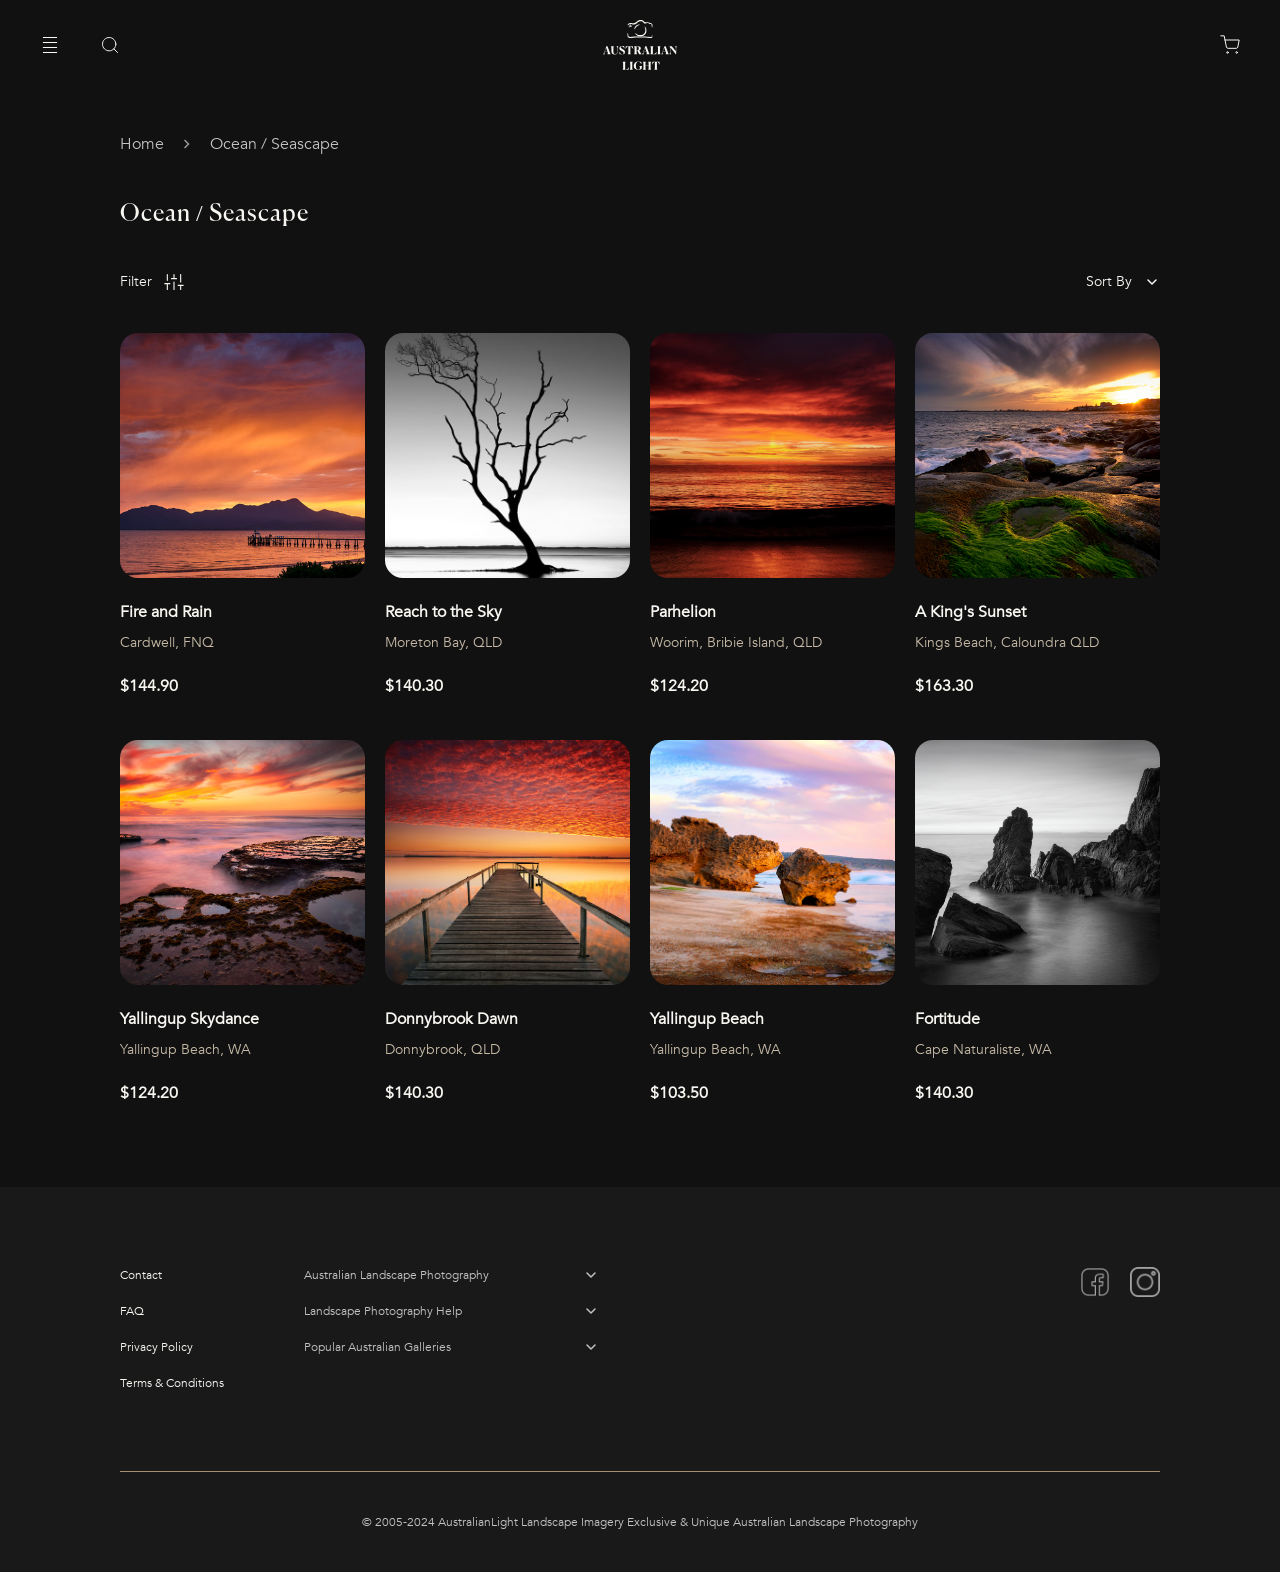
<file: ocean.html>
<!DOCTYPE html>
<html lang="en">
<head>
    <meta charset="UTF-8">
    <meta name="viewport" content="width=device-width, initial-scale=1.0">
    <title>Document</title>
    <link rel="stylesheet" href="styles.css">

</head>

<body>

<header class="header">
    <nav class="nav">
        <div class="nav-left">
            <button class="menu-btn" aria-label="Open menu" onclick="openNav()">
                <img src="Assets/Menu.svg" alt="">
            </button>
            <button class="search-btn" aria-label="Search" onclick="openSearch()">
                <img src="Assets/Search.svg" alt="">
            </button>
        </div>

        <div class="logo">
            <button class="logo-btn" aria-label="Logo">
                <a href="index.html"><img src="Assets/Logo.svg" alt=""></a>
            </button>
        </div>

        <div class="nav-right">
            <button class="cart-btn" aria-label="Shopping cart" onclick="openCart()">
                <img src="Assets/Cart.svg" alt="">
            </button>
        </div>
    </nav>
</header>

<main class="page-shell">

    <nav class="breadcrumb body-1">
        <a href="index.html">Home</a>
        <img src="Assets/Arrow.svg">
        <span>Ocean / Seascape</span>
    </nav>

    <section class="product-list container">
        <h1 class="section-title">Ocean / Seascape</h1>

        <div class="listing-toolbar">

            <button class="filter-btn body-2" aria-label="Open filter" onclick="openFilter()">
                Filter
                <img src="Assets/Filter.svg" alt="">
            </button>

            <div class="sort-wrapper">
                <button class="sort-btn body-2" aria-label="Sort products" onclick="toggleSort()">
                    <span id="sort-label">Sort By</span>
                    <svg class="arrow" width="16" height="16" viewBox="0 0 16 16">
                        <path d="M4 6L8 10L12 6" stroke="currentColor" stroke-width="1.5" fill="none" stroke-linecap="round" stroke-linejoin="round"/>
                    </svg>
                </button>
    
                <div class="sort-menu" id="sort-menu">
                    <button class="body-2" onclick="selectSort(this)">Recommended</button>
                    <button class="body-2" onclick="selectSort(this)">Best Selling</button>
                    <button class="body-2" onclick="selectSort(this)">Alphabetically, A-Z</button>
                    <button class="body-2" onclick="selectSort(this)">Alphabetically, Z-A</button>
                    <button class="body-2" onclick="selectSort(this)">Price, high to low</button>
                    <button class="body-2" onclick="selectSort(this)">Price, low to high</button>
                    <button class="body-2" onclick="selectSort(this)">Date, old to new</button>
                    <button class="body-2" onclick="selectSort(this)">Date, new to old</button>
                </div>
            </div>

        </div>

        <article class="products">

            <a href="fire_and_rain.html" class="product-card" onclick="savePreviousPage(this)">
                <article class="product-image">
                    <img src="Assets/Fire and Rain.jpg">
                </article>
                <div class="product-info">
                    <p class="body-1-medium">Fire and Rain</p>
                    <p class="body-2-accent">Cardwell, FNQ</p>
                    <p class="body-1-medium">$144.90</p>
                </div>
            </a>

            <figure class="product-card">
                <article class="product-image">
                    <img src="Assets/Reach to the Sky.jpg">
                </article>
                <div class="product-info">
                    <p class="body-1-medium">Reach to the Sky</p>
                    <p class="body-2-accent">Moreton Bay, QLD</p>
                    <p class="body-1-medium">$140.30</p>
                </div>
            </figure>

            <figure class="product-card">
                <article class="product-image">
                    <img src="Assets/OS_3.jpg">
                </article>
                <div class="product-info">
                    <p class="body-1-medium">Parhelion</p>
                    <p class="body-2-accent">Woorim, Bribie Island, QLD</p>
                    <p class="body-1-medium">$124.20</p>
                </div>
            </figure>

            <a href="a_king's_sunset.html" class="product-card" onclick="savePreviousPage(this)">
                <article class="product-image">
                    <img src="Assets/A King's Sunset.jpg">
                </article>
                <div class="product-info">
                    <p class="body-1-medium">A King's Sunset</p>
                    <p class="body-2-accent">Kings Beach, Caloundra QLD</p>
                    <p class="body-1-medium">$163.30</p>
                </div>
            </a>

            <figure class="product-card">
                <article class="product-image">
                    <img src="Assets/OS_5.jpg">
                </article>
                <div class="product-info">
                    <p class="body-1-medium">Yallingup Skydance</p>
                    <p class="body-2-accent">Yallingup Beach, WA</p>
                    <p class="body-1-medium">$124.20</p>
                </div>
            </figure>

            <figure class="product-card">
                <article class="product-image">
                    <img src="Assets/Donnybrook Dawn.jpg">
                </article>
                <div class="product-info">
                    <p class="body-1-medium">Donnybrook Dawn</p>
                    <p class="body-2-accent">Donnybrook, QLD</p>
                    <p class="body-1-medium">$140.30</p>
                </div>
            </figure>

            <figure class="product-card">
                <article class="product-image">
                    <img src="Assets/OS_7.jpg">
                </article>
                <div class="product-info">
                    <p class="body-1-medium">Yallingup Beach</p>
                    <p class="body-2-accent">Yallingup Beach, WA</p>
                    <p class="body-1-medium">$103.50</p>
                </div>
            </figure>

            <figure class="product-card">
                <article class="product-image">
                    <img src="Assets/OS_8.jpg">
                </article>
                <div class="product-info">
                    <p class="body-1-medium">Fortitude</p>
                    <p class="body-2-accent">Cape Naturaliste, WA</p>
                    <p class="body-1-medium">$140.30</p>
                </div>
            </figure>
        </article>

    </section>


    
</main>

<div class="page-overlay" id="page-overlay" onclick="closeAllPanels()"></div>

<aside class="sidebar" id="site-menu">
                
    <div>
        <button class="closebtn" onclick="closeNav()" aria-label="Close menu">×</button>
    </div>
    
    <div class="sidebar-main">
        <a href="latest_releases.html" class="body-1-medium">Latest Releases</a>

        <button class="dropdown-btn body-1-medium" onclick="toggleDropdown(this)">
            By Photographer
            <svg class="arrow" width="16" height="16" viewBox="0 0 16 16">
                <path d="M4 6L8 10L12 6" stroke="currentColor" stroke-width="1.5" fill="none" stroke-linecap="round" stroke-linejoin="round"/>
            </svg>
        </button>
        <div class="dropdown">
            <p class="body-2">Bernie Zajac</p>
            <p class="body-2">Russels Stewart</p>
        </div>

        <button class="dropdown-btn body-1-medium" onclick="toggleDropdown(this)">
            Print Galleries
            <svg class="arrow" width="16" height="16" viewBox="0 0 16 16">
                <path d="M4 6L8 10L12 6" stroke="currentColor" stroke-width="1.5" fill="none" stroke-linecap="round" stroke-linejoin="round"/>
            </svg>
        </button>
        <div class="dropdown">
            <a href="ocean.html" class="body-2">Ocean / Seascape</a>
            <p class="body-2">Mountain / Forest</p>
            <p class="body-2">Rural / Country</p>
            <p class="body-2">Urban / City</p>
            <p class="body-2">Panorama</p>
            <p class="body-2">B&W / Toned</p>
            <p class="body-2">Overseas Travel</p>
        </div>

        <button class="dropdown-btn body-1-medium" onclick="toggleDropdown(this)">
            About
            <svg class="arrow" width="16" height="16" viewBox="0 0 16 16">
                <path d="M4 6L8 10L12 6" stroke="currentColor" stroke-width="1.5" fill="none" stroke-linecap="round" stroke-linejoin="round"/>
            </svg>
        </button>
        <div class="dropdown">
            <p class="body-2">About Us</p>
            <p class="body-2">Our Mounts & Frames</p>
            <p class="body-2">Our Print Process</p>
            <p class="body-2">Our Print Sizes</p>
        </div>

        <button class="dropdown-btn body-1-medium" onclick="toggleDropdown(this)">
            Blog
            <svg class="arrow" width="16" height="16" viewBox="0 0 16 16">
                <path d="M4 6L8 10L12 6" stroke="currentColor" stroke-width="1.5" fill="none" stroke-linecap="round" stroke-linejoin="round"/>
            </svg>
        </button>
        <div class="dropdown">
            <p class="body-2">AusLight SpotLights</p>
            <a href="general.html" class="body-2">General</a>
            <p class="body-2">Image Previews</p>
            <p class="body-2">New Print Releases</p>
            <p class="body-2">New Products</p>
            <p class="body-2">Photography Adventures</p>
            <p class="body-2">Photography Tips</p>
        </div>

        <p class="body-1-medium">Workshops</p>
    </div>

    <div class="sidebar-divider"></div>

    <div class="sidebar-bottom">

        <button class="dropdown-btn body-1-medium" onclick="toggleDropdown(this)">
            AUD / English
            <svg class="arrow" width="16" height="16" viewBox="0 0 16 16">
                <path d="M4 6L8 10L12 6" stroke="currentColor" stroke-width="1.5" fill="none" stroke-linecap="round" stroke-linejoin="round"/>
            </svg>
        </button>
        <div class="dropdown">
            <p class="body-2">AUD / English</p>
            <p class="body-2">USD / English</p>
        </div>

        <p class="body-1-medium">Log In</p>
        <p class="body-1-medium">Contact Us</p>
    </div>

</aside>

<aside class="sidebar" id="product-filter">
                
    <div>
        <button class="closebtn" onclick="closeFilter()" aria-label="Close menu">×</button>
    </div>
    
    <div class="sidebar-main">

        <p class="body-1-medium">Filter by</p>

        <button class="dropdown-btn body-1-medium" onclick="toggleDropdown(this)">
            Price
            <svg class="arrow" width="16" height="16" viewBox="0 0 16 16">
                <path d="M4 6L8 10L12 6" stroke="currentColor" stroke-width="1.5" fill="none" stroke-linecap="round" stroke-linejoin="round"/>
            </svg>
        </button>
    
        <div class="dropdown">
            <div class="price-filter">
                <input type="number" placeholder="Lowest Price" class="price-input caption">
                <span class="price-dash">–</span>
                <input type="number" placeholder="Highest Price" class="price-input caption">
            </div>
        </div>

        <button class="dropdown-btn body-1-medium" onclick="toggleDropdown(this)">
            Subject
            <svg class="arrow" width="16" height="16" viewBox="0 0 16 16">
                <path d="M4 6L8 10L12 6" stroke="currentColor" stroke-width="1.5" fill="none" stroke-linecap="round" stroke-linejoin="round"/>
            </svg>
        </button>

        <div class="dropdown filter-options">
            <label class="filter-option body-2">
                <input type="checkbox" name="subject" value="ocean">
                <span>Ocean</span>
            </label>
        
            <label class="filter-option body-2">
                <input type="checkbox" name="subject" value="mountain">
                <span>Mountain</span>
            </label>
        
            <label class="filter-option body-2">
                <input type="checkbox" name="subject" value="forest">
                <span>Forest</span>
            </label>
        
            <label class="filter-option body-2">
                <input type="checkbox" name="subject" value="rural">
                <span>Rural</span>
            </label>
        
            <label class="filter-option body-2">
                <input type="checkbox" name="subject" value="city">
                <span>City</span>
            </label>
        
            <label class="filter-option body-2">
                <input type="checkbox" name="subject" value="sunrise-sunset">
                <span>Sunrise / Sunset</span>
            </label>
        </div>

        <button class="dropdown-btn body-1-medium" onclick="toggleDropdown(this)">
            Colour
            <svg class="arrow" width="16" height="16" viewBox="0 0 16 16">
                <path d="M4 6L8 10L12 6" stroke="currentColor" stroke-width="1.5" fill="none" stroke-linecap="round" stroke-linejoin="round"/>
            </svg>
        </button>

        <div class="dropdown filter-options">
            <label class="filter-option body-2">
                <input type="checkbox" name="subject" value="ocean">
                <span>Colour</span>
            </label>
        
            <label class="filter-option body-2">
                <input type="checkbox" name="subject" value="mountain">
                <span>Black & White</span>
            </label>
        </div>
    
        <button class="dropdown-btn body-1-medium" onclick="toggleDropdown(this)">
            Orientation
            <svg class="arrow" width="16" height="16" viewBox="0 0 16 16">
                <path d="M4 6L8 10L12 6" stroke="currentColor" stroke-width="1.5" fill="none" stroke-linecap="round" stroke-linejoin="round"/>
            </svg>
        </button>

        <div class="dropdown filter-options">
            <label class="filter-option body-2">
                <input type="checkbox" name="subject" value="ocean">
                <span>Landscape</span>
            </label>
        
            <label class="filter-option body-2">
                <input type="checkbox" name="subject" value="mountain">
                <span>Portrait</span>
            </label>
        
            <label class="filter-option body-2">
                <input type="checkbox" name="subject" value="forest">
                <span>Square</span>
            </label>
        </div>

        <button class="dropdown-btn body-1-medium" onclick="toggleDropdown(this)">
            Size
            <svg class="arrow" width="16" height="16" viewBox="0 0 16 16">
                <path d="M4 6L8 10L12 6" stroke="currentColor" stroke-width="1.5" fill="none" stroke-linecap="round" stroke-linejoin="round"/>
            </svg>
        </button>

        <div class="dropdown filter-options">
            <label class="filter-option body-2">
                <input type="checkbox" name="subject" value="ocean">
                <span>20 inch</span>
            </label>
        
            <label class="filter-option body-2">
                <input type="checkbox" name="subject" value="mountain">
                <span>24 inch</span>
            </label>
        
            <label class="filter-option body-2">
                <input type="checkbox" name="subject" value="forest">
                <span>30 inch</span>
            </label>
        
            <label class="filter-option body-2">
                <input type="checkbox" name="subject" value="rural">
                <span>40 inch</span>
            </label>
        
            <label class="filter-option body-2">
                <input type="checkbox" name="subject" value="city">
                <span>48 inch</span>
            </label>
        
            <label class="filter-option body-2">
                <input type="checkbox" name="subject" value="sunrise-sunset">
                <span>60 inch</span>
            </label>
        </div>

        <button class="dropdown-btn body-1-medium" onclick="toggleDropdown(this)">
            Location
            <svg class="arrow" width="16" height="16" viewBox="0 0 16 16">
                <path d="M4 6L8 10L12 6" stroke="currentColor" stroke-width="1.5" fill="none" stroke-linecap="round" stroke-linejoin="round"/>
            </svg>
        </button>

        <div class="dropdown filter-options">
            <label class="filter-option body-2">
                <input type="checkbox" name="subject" value="ocean">
                <span>ACT</span>
            </label>
        
            <label class="filter-option body-2">
                <input type="checkbox" name="subject" value="mountain">
                <span>NSW</span>
            </label>
        
            <label class="filter-option body-2">
                <input type="checkbox" name="subject" value="forest">
                <span>NT</span>
            </label>
        
            <label class="filter-option body-2">
                <input type="checkbox" name="subject" value="rural">
                <span>QLD</span>
            </label>
        
            <label class="filter-option body-2">
                <input type="checkbox" name="subject" value="city">
                <span>SA</span>
            </label>
        
            <label class="filter-option body-2">
                <input type="checkbox" name="subject" value="sunrise-sunset">
                <span>TAS</span>
            </label>

            <label class="filter-option body-2">
                <input type="checkbox" name="subject" value="city">
                <span>VIC</span>
            </label>
        
            <label class="filter-option body-2">
                <input type="checkbox" name="subject" value="sunrise-sunset">
                <span>WA</span>
            </label>
        </div>
        
    </div>

</aside>

<aside class="search-panel" id="search-panel">
    <div class="search-inner">
        <div class="search-top">
            <button class="search-back-btn" onclick="closeSearch()" aria-label="Close search">
                <img src="Assets/Arrow.svg" style="transform: scaleX(-1);">
            </button>

            <div class="search-input-wrap">
                <input type="text" id="search-input" class="search-input body-2" placeholder="Search key words">
                <button class="search-submit-btn" aria-label="Search" onclick="submitSearch()">
                    <img src="Assets/Search.svg" alt="">
                </button>
            </div>
        </div>

        <div class="search-empty" id="search-empty">
            <section class="search-history">
                <h2>History</h2>

                <div class="history-list">
                    <div class="history-item body-2">
                        <span class="history-text clickable" onclick="fillSearch('Sunset')">
                            Sunset
                        </span>
                        <button class="history-delete body-1" onclick="deleteHistory(this)">×</button>
                    </div>
                    <div class="history-item body-2">
                        <span class="history-text">
                            Darling Harbour
                        </span>
                        <button class="history-delete body-1" onclick="deleteHistory(this)">×</button>
                    </div>
                
                    <div class="history-item body-2">
                        <span class="history-text">
                            Ocean
                        </span>
                        <button class="history-delete body-1" onclick="deleteHistory(this)">×</button>
                    </div>
                </div>
            </section>

            <section class="search-section">
                <h2>For You</h2>

                <div class="search-product-grid">
                    <figure class="product-card">
                        <article class="product-image">
                            <img src="Assets/Donnybrook Dawn.jpg">
                        </article>
                        <div class="product-info">
                            <p class="body-1-medium">Donnybrook Dawn</p>
                            <p class="body-2-accent">Donnybrook, QLD</p>
                            <p class="body-1-medium">$140.30</p>
                        </div>
                    </figure>

                    <figure class="product-card">
                        <article class="product-image">
                            <img src="Assets/OS_3.jpg">
                        </article>
                        <div class="product-info">
                            <p class="body-1-medium">Parhelion</p>
                            <p class="body-2-accent">Woorim, Bribie Island, QLD</p>
                            <p class="body-1-medium">$124.20</p>
                        </div>
                    </figure>

                    <figure class="product-card">
                        <article class="product-image">
                            <img src="Assets/OS_7.jpg">
                        </article>
                        <div class="product-info">
                            <p class="body-1-medium">Yallingup Beach</p>
                            <p class="body-2-accent">Yallingup Beach, WA</p>
                            <p class="body-1-medium">$103.50</p>
                        </div>
                    </figure>

                    <figure class="product-card">
                        <article class="product-image">
                            <img src="Assets/OS_5.jpg">
                        </article>
                        <div class="product-info">
                            <p class="body-1-medium">Yallingup Skydance</p>
                            <p class="body-2-accent">Yallingup Beach, WA</p>
                            <p class="body-1-medium">$124.20</p>
                        </div>
                    </figure>
                </div>
            </section>
        </div>
        
        <div class="search-results" id="search-results">
            <section class="search-section">
                <div class="search-section-head">
                    <h2>Suggested Prints</h2>
                    <a href="sunset.html" class="caption" onclick="saveSearchNavigation('Search Results', 'sunset.html')">View All</a>
                </div>

                <div class="search-product-grid">

                    <figure class="product-card">
                        <article class="product-image">
                            <img src="Assets/A Darwin Sunset.jpg">
                        </article>
                        <div class="product-info">
                            <p class="body-1-medium">A Darwin Sunset</p>
                            <p class="body-2-accent">Darwin, NT</p>
                            <p class="body-1-medium">$103.50</p>
                        </div>
                    </figure>

                    <a href="a_king's_sunset.html" class="product-card" onclick="saveSearchNavigation('Search Results', 'sunset.html')">
                        <article class="product-image">
                            <img src="Assets/A King's Sunset.jpg">
                        </article>
                        <div class="product-info">
                            <p class="body-1-medium">A King's Sunset</p>
                            <p class="body-2-accent">Kings Beach, Caloundra QLD</p>
                            <p class="body-1-medium">$163.30</p>
                        </div>
                    </a>

                    <figure class="product-card">
                        <article class="product-image">
                            <img src="Assets/A Simple Country Sunset.jpg">
                        </article>
                        <div class="product-info">
                            <p class="body-1-medium">A Simple Country Sunset</p>
                            <p class="body-2-accent">Kingaroy, QLD</p>
                            <p class="body-1-medium">$124.20</p>
                        </div>
                    </figure>

                    <figure class="product-card">
                        <article class="product-image">
                            <img src="Assets/A Tropical Sunset.jpg">
                        </article>
                        <div class="product-info">
                            <p class="body-1-medium">A Tropical Sunset</p>
                            <p class="body-2-accent">Magnetic Island, QLD</p>
                            <p class="body-1-medium">$124.20</p>
                        </div>
                    </figure>

                </div>
            </section>

            <section class="search-section">
                <div class="search-section-head">
                    <h2>Suggested Blogs</h2>
                    <a href="#" class="caption">View All</a>
                </div>

                <article class="search-blog-card">
                    <img src="Assets/Blog_1.jpg" alt="">
                    <div>
                        <p class="body-2-bold">AustralianLight and Gallery 6 31</p>
                        <p class="caption-para search-blog-text">
                            With the official opening of Brisbane's newest Art Gallery Gallery 6 31, we now have samples of our Canvas...
                        </p>
                        <p class="caption-accent">Tuesday, May 21, 2019</p>
                    </div>
                </article>

                <article class="search-blog-card">
                    <img src="Assets/Blog_2.jpg" alt="">
                    <div>
                        <p class="body-2-bold">10 Tips for the Landscape Photography Beginner</p>
                        <p class="caption-para search-blog-text">
                            It's quite common for us to be engaged by other photographers when we are out shooting our...
                        </p>
                        <p class="caption-accent">Sunday, February 25, 2018</p>
                    </div>
                </article>
            </section>
        </div>
    </div>
</aside>

<aside class="cart-panel" id="cart-panel">
    <div class="cart-top">
        <h2 id="cart-title">Cart</h2>
        <button class="cart-close-btn" onclick="closeCart()" aria-label="Close cart">×</button>
    </div>

    <article class="cart-items" id="cart-items">
        <p class="empty-cart-text body-2">Empty Cart</p>
    </article>

    <div class="cart-bottom">
        <div class="cart-subtotal">
            <p class="body-1-medium">Subtotal <span class="caption">(ex. GST)</span></p>
            <p class="body-1-medium" id="cart-subtotal">$00.00</p>
        </div>

        <button class="cart-checkout-btn body-2-bold" onclick="window.location.href='checkout.html'">Check Out</button>
        <button class="cart-paypal-btn body-2-bold">Pay with Paypal</button>
    </div>
</aside>

<footer class="footer">
    <div class="footer-grid">
        <div class="footer-column">
            <p class="caption">Contact</p>
            <p class="caption">FAQ</p>
            <p class="caption">Privacy Policy</p>
            <p class="caption">Terms & Conditions</p>
        </div>
        <div class="footer-dropdown">
            <button class="dropdown-btn caption" onclick="toggleDropdown(this)">
                Australian Landscape Photography
                <svg class="arrow" width="16" height="16" viewBox="0 0 16 16">
                    <path d="M4 6L8 10L12 6" stroke="currentColor" stroke-width="1.5" fill="none" stroke-linecap="round" stroke-linejoin="round"/>
                </svg>
            </button>
            <div class="dropdown">
                <p class="caption">Exclusive Framed Prints</p>
                <p class="caption">Our Mounts and Frames</p>
                <p class="caption">Fine Art Landscape Photography</p>
                <p class="caption">Victorian Landscape Photography</p>
                <p class="caption">Melbourne Landscape Photography</p>
                <p class="caption">Sunshine Coast Landscape Photographer</p>
                <p class="caption">Canvas Wall Prints and Framed Art</p>
            </div>

            <button class="dropdown-btn caption" onclick="toggleDropdown(this)">
                Landscape Photography Help
                <svg class="arrow" width="16" height="16" viewBox="0 0 16 16">
                    <path d="M4 6L8 10L12 6" stroke="currentColor" stroke-width="1.5" fill="none" stroke-linecap="round" stroke-linejoin="round"/>
                </svg>
            </button>
            <div class="dropdown">
                <p class="caption">Landscape Photography Help</p>
                <p class="caption">Landscape Photography Blog</p>
                <p class="caption">Australian Photography Workshops</p>
                <p class="caption">Landscape Photography Tips</p>
                <p class="caption">Top 10 Tips for the Landscape Photographer</p>
                <p class="caption">How to Create Panoramic Images</p>
                <p class="caption">How to Photograph Lightning & Storms</p>
                <p class="caption">Focal Length vs. Perspective - What's the difference?</p>
                <p class="caption">How to use Graduated Neutral Density Filters</p>
            </div>

            <button class="dropdown-btn caption" onclick="toggleDropdown(this)">
                Popular Australian Galleries
                <svg class="arrow" width="16" height="16" viewBox="0 0 16 16">
                    <path d="M4 6L8 10L12 6" stroke="currentColor" stroke-width="1.5" fill="none" stroke-linecap="round" stroke-linejoin="round"/>
                </svg>
            </button>
            <div class="dropdown">
                <p class="caption">Australian Panoramic Photography</p>
                <p class="caption">Seascape Photos for Home</p>
                <p class="caption">Australian Landscape Photography</p>
                <p class="caption">Melbourne City Canvas</p>
                <p class="caption">Sunshine Coast Panoramic Photos</p>
                <p class="caption">Brisbane Landscape Photography</p>
                <p class="caption">Gold Coast Landscape Photography</p>
                <p class="caption">Fine Art Australian Landscape Prints</p>
                <p class="caption">Interior Design Ideas - Big Wall Prints</p>
            </div>
        </div>
        <div class="footer-social">
            <figure class="social-link">
                <img src="Assets/Facebook.png">
            </figure>
            <figure class="social-link">
                <img src="Assets/Instagram.png">
            </figure>
        </div>
    </div>

    <div class="footer-bottom">
        <div class="footer-divider"></div>
        <p class="caption-para">© 2005-2024 AustralianLight Landscape Imagery Exclusive & Unique Australian Landscape Photography</p>
    </div>
</footer>

<script src="script.js"></script>

</body>
</html>
</file>
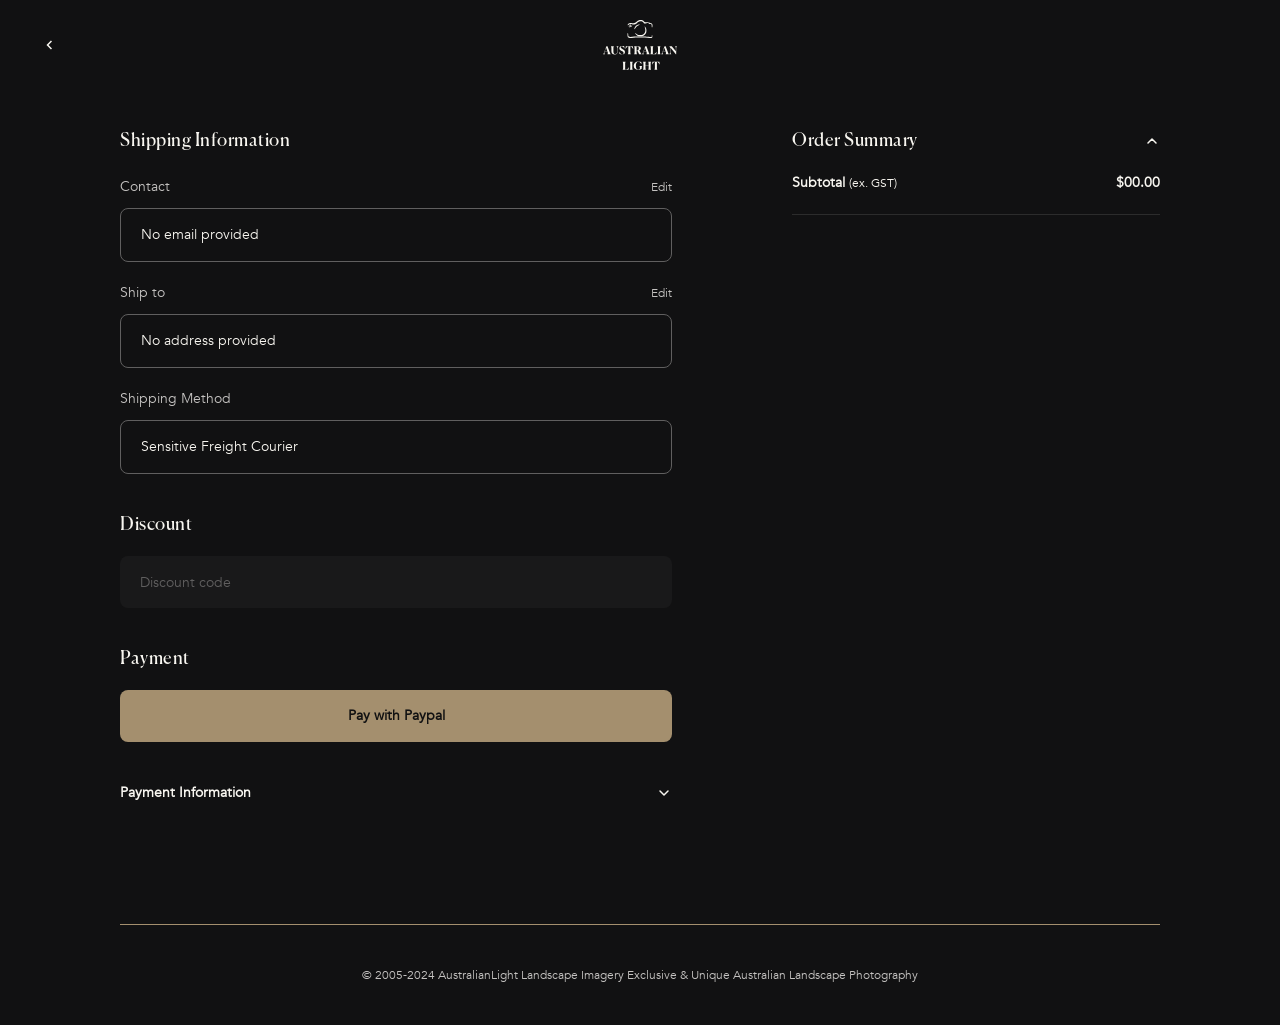
<file: payment.html>
<!DOCTYPE html>
<html lang="en">
<head>
    <meta charset="UTF-8">
    <meta name="viewport" content="width=device-width, initial-scale=1.0">
    <title>Document</title>
    <link rel="stylesheet" href="styles.css">

</head>

<body>

<header class="header">
    <nav class="nav">
        <div class="nav-left">
            <button aria-label="Back">
                <a href="index.html"><img src="Assets/Arrow.svg" alt="" style="transform: scaleX(-1);"></a>
            </button>
        </div>

        <div class="logo">
            <button class="logo-btn" aria-label="Logo">
                <a href="index.html"><img src="Assets/Logo.svg" alt=""></a>
            </button>
        </div>

        <div class="nav-right"></div>
    </nav>
</header>

<main class="page-shell grid">

    <article class="checkout-left">
        <form class="info-form">

            <h2>Shipping Information</h2>
            <div class="form-list">
                <div class="shipping-info-box">
                    <div class="shipping-info-head">
                        <span class="body-2">Contact</span>
                        <button type="button" class="caption" onclick="editShippingField('shipping-contact', this)">Edit</button>
                    </div>
                    <div class="shipping-info-value body-2" id="shipping-contact"></div>
                </div>
                
                <div class="shipping-info-box">
                    <div class="shipping-info-head">
                        <span class="body-2">Ship to</span>
                        <button type="button" class="caption" onclick="editShippingField('shipping-address', this)">Edit</button>
                    </div>
                    <div class="shipping-info-value body-2" id="shipping-address"></div>
                </div>

                <div class="shipping-info-box">
                    <div class="shipping-info-head">
                        <span class="body-2">Shipping Method</span>
                    </div>
                    <div class="shipping-info-value body-2">
                        Sensitive Freight Courier
                    </div>
                </div>
            </div>

            <h2>Discount</h2>
            <div class="form-list">
                <input type="text" id="discount-code" placeholder="Discount code" class="checkout-input body-2">
            </div>

            <h2>Payment</h2>
            <button type="button" id="paypal-btn" class="main-btn body-2-bold" onclick="saveFinalOrder()">
                Pay with Paypal
            </button>

            <button type="button" class="payment-info-btn body-2-bold" onclick="toggleDropdown(this)">
                Payment Information
                <svg class="arrow" width="16" height="16" viewBox="0 0 16 16">
                    <path d="M4 6L8 10L12 6" stroke="currentColor" stroke-width="1.5" fill="none" stroke-linecap="round" stroke-linejoin="round"/>
                </svg>
            </button>
            <div class="dropdown">
                <p class="caption-para">
                    AustralianLight accepts secure Credit Card payments via PayPal - here's why: It is the safest way for you to shop online. PayPal is the largest, most respected online payment processor on the internet with well over 200 million users. <br><br>
                    The payment transaction process happens directly on their secure servers (SSL-protected); PayPal process your payment and then send us notification that the payment processed successfully. We never see your credit card details and we never store them on our server. <br><br>
                    NOTE: You do not have to have a PayPal account to pay by Credit Card - simply complete the transaction process!
                </p>
            </div>
                
        </form>
    </article>

    <aside class="checkout-summary open">
        <button class="summary-toggle" onclick="toggleOrderSummary()">
            <h2>Order Summary</h2>
            <svg class="summary-arrow" width="16" height="16" viewBox="0 0 16 16">
                <path d="M4 6L8 10L12 6" stroke="currentColor" stroke-width="1.5" fill="none" stroke-linecap="round" stroke-linejoin="round"/>
            </svg>
        </button>

        <div class="summary-content" id="summary-content">
            <div class="summary-items" id="summary-items"></div>
        </div>

        <div class="summary-subtotal">
            <p class="body-2-bold">Subtotal <span class="caption">(ex. GST)</span></p>
            <p class="body-2-bold" id="summary-subtotal">$00.00</p>
        </div>

        <div class="summary-extra" id="summary-extra"></div>

        <div class="summary-total" id="summary-total"></div>
    </aside>

</main>

<footer class="footer" style="background-color: var(--color-bg-primary)">
    <div class="footer-bottom">
        <div class="footer-divider"></div>
        <p class="caption-para">© 2005-2024 AustralianLight Landscape Imagery Exclusive & Unique Australian Landscape Photography</p>
    </div>
</footer>

<script src="script.js"></script>

</body>
</html>
</file>
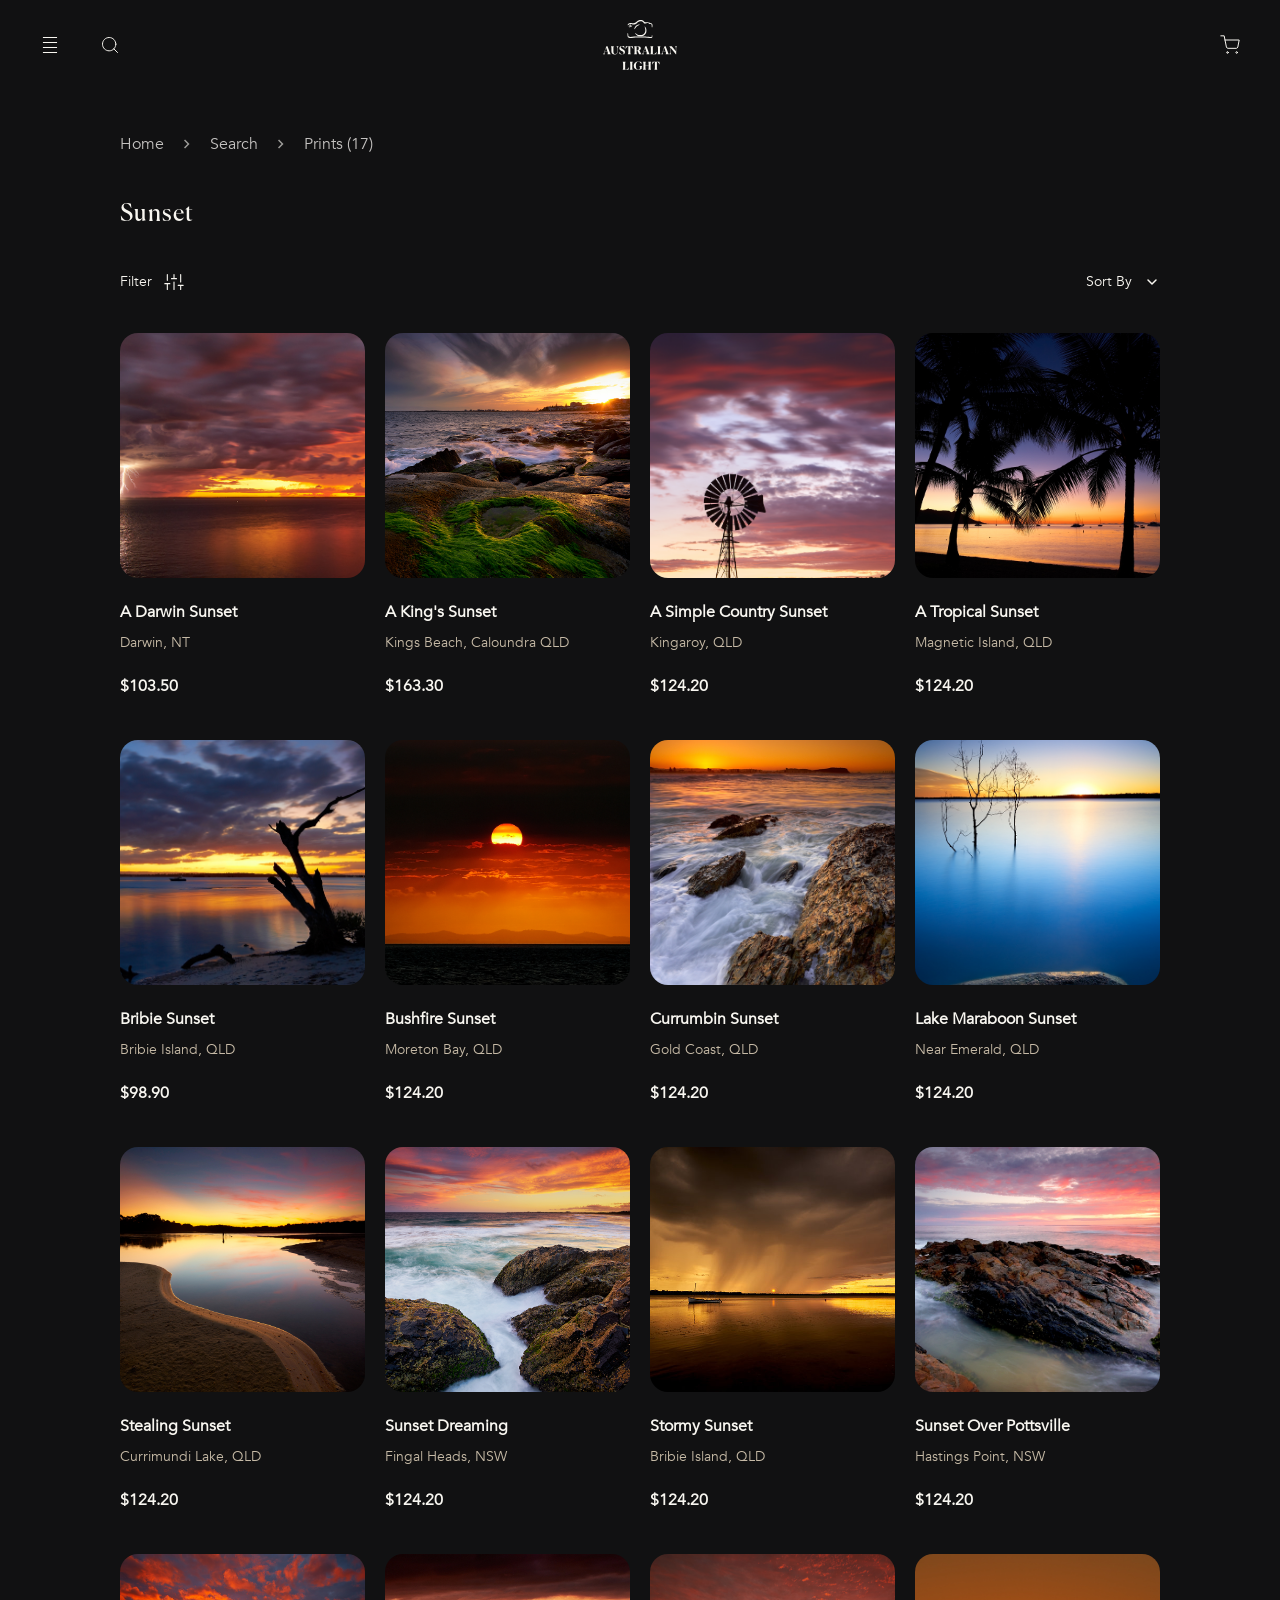
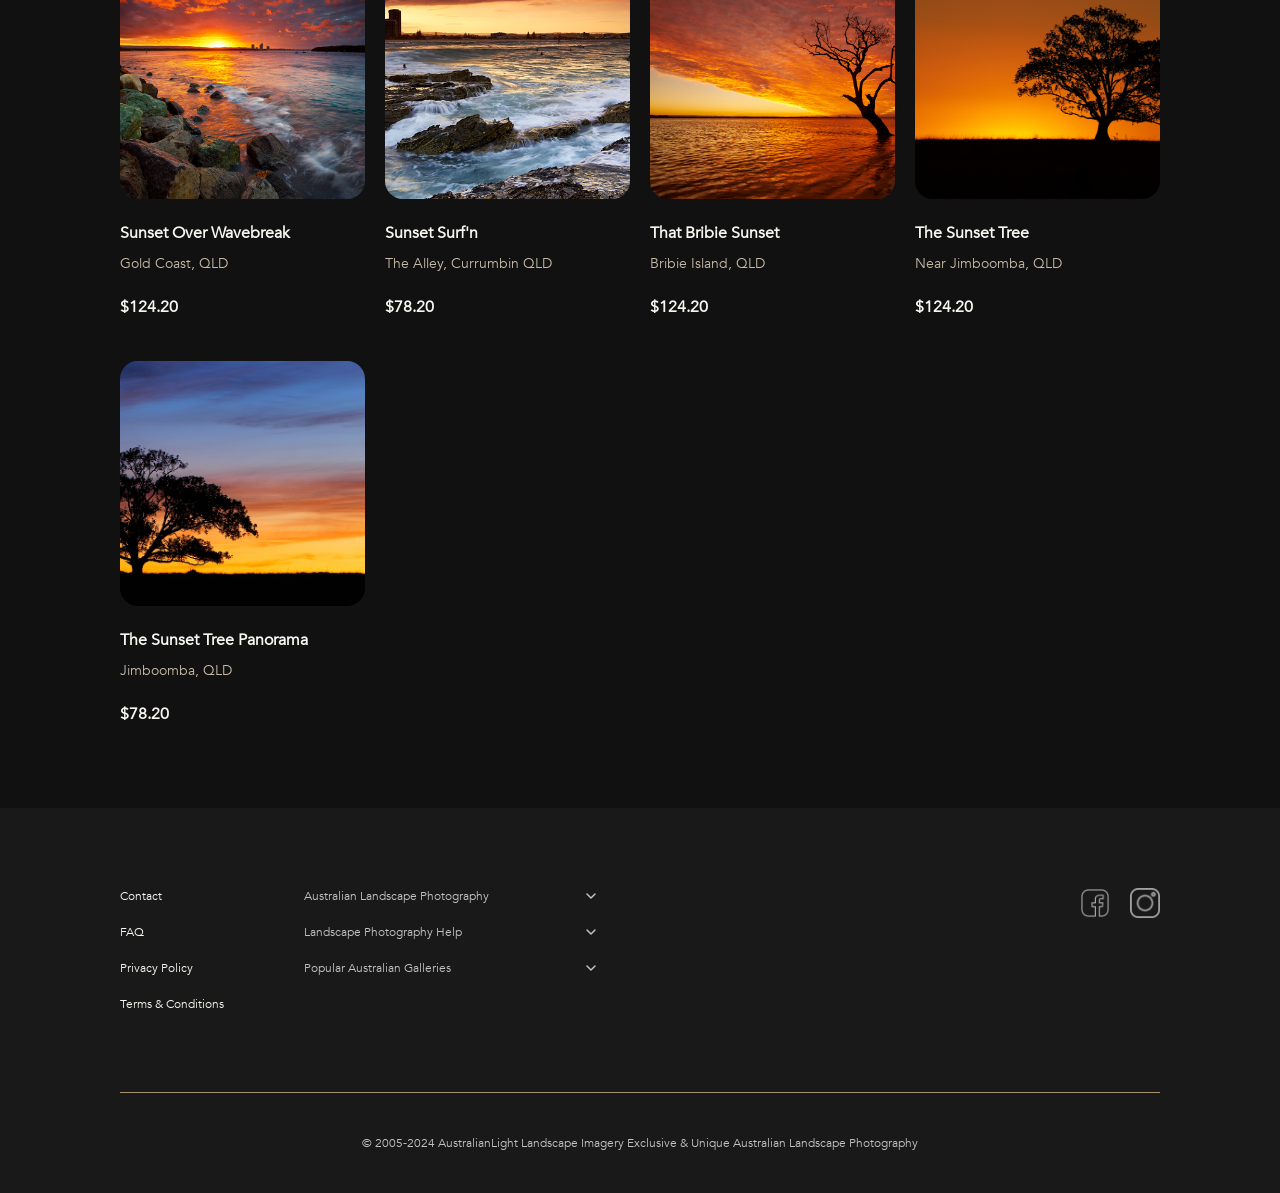
<file: sunset.html>
<!DOCTYPE html>
<html lang="en">
<head>
    <meta charset="UTF-8">
    <meta name="viewport" content="width=device-width, initial-scale=1.0">
    <title>Document</title>
    <link rel="stylesheet" href="styles.css">

</head>

<body>

<header class="header">
    <nav class="nav">
        <div class="nav-left">
            <button class="menu-btn" aria-label="Open menu" onclick="openNav()">
                <img src="Assets/Menu.svg" alt="">
            </button>
            <button class="search-btn" aria-label="Search" onclick="openSearch()">
                <img src="Assets/Search.svg" alt="">
            </button>
        </div>

        <div class="logo">
            <button class="logo-btn" aria-label="Logo">
                <a href="index.html"><img src="Assets/Logo.svg" alt=""></a>
            </button>
        </div>

        <div class="nav-right">
            <button class="cart-btn" aria-label="Shopping cart" onclick="openCart()">
                <img src="Assets/Cart.svg" alt="">
            </button>
        </div>
    </nav>
</header>

<main class="page-shell">

    <nav class="breadcrumb body-1">
        <a href="index.html">Home</a>
        <img src="Assets/Arrow.svg">
        <button onclick="openSearch()">
            <p class="body-1">Search</p>
        </button>
        <img src="Assets/Arrow.svg">
        <span>Prints (17)</span>
    </nav>

    <section class="product-list container">
        <h1 class="section-title">Sunset</h1>

        <div class="listing-toolbar">

            <button class="filter-btn body-2" aria-label="Open filter" onclick="openFilter()">
                Filter
                <img src="Assets/Filter.svg" alt="">
            </button>

            <div class="sort-wrapper">
                <button class="sort-btn body-2" aria-label="Sort products" onclick="toggleSort()">
                    <span id="sort-label">Sort By</span>
                    <svg class="arrow" width="16" height="16" viewBox="0 0 16 16">
                        <path d="M4 6L8 10L12 6" stroke="currentColor" stroke-width="1.5" fill="none" stroke-linecap="round" stroke-linejoin="round"/>
                    </svg>
                </button>
    
                <div class="sort-menu" id="sort-menu">
                    <button class="body-2" onclick="selectSort(this)">Recommended</button>
                    <button class="body-2" onclick="selectSort(this)">Best Selling</button>
                    <button class="body-2" onclick="selectSort(this)">Alphabetically, A-Z</button>
                    <button class="body-2" onclick="selectSort(this)">Alphabetically, Z-A</button>
                    <button class="body-2" onclick="selectSort(this)">Price, high to low</button>
                    <button class="body-2" onclick="selectSort(this)">Price, low to high</button>
                    <button class="body-2" onclick="selectSort(this)">Date, old to new</button>
                    <button class="body-2" onclick="selectSort(this)">Date, new to old</button>
                </div>
            </div>
            

        </div>

        <article class="products">
            <figure class="product-card">
                <article class="product-image">
                    <img src="Assets/A Darwin Sunset.jpg">
                </article>
                <div class="product-info">
                    <p class="body-1-medium">A Darwin Sunset</p>
                    <p class="body-2-accent">Darwin, NT</p>
                    <p class="body-1-medium">$103.50</p>
                </div>
            </figure>

            <a href="a_king's_sunset.html" class="product-card" onclick="savePreviousPage(this)">
                <article class="product-image">
                    <img src="Assets/A King's Sunset.jpg">
                </article>
                <div class="product-info">
                    <p class="body-1-medium">A King's Sunset</p>
                    <p class="body-2-accent">Kings Beach, Caloundra QLD</p>
                    <p class="body-1-medium">$163.30</p>
                </div>
            </a>

            <figure class="product-card">
                <article class="product-image">
                    <img src="Assets/A Simple Country Sunset.jpg">
                </article>
                <div class="product-info">
                    <p class="body-1-medium">A Simple Country Sunset</p>
                    <p class="body-2-accent">Kingaroy, QLD</p>
                    <p class="body-1-medium">$124.20</p>
                </div>
            </figure>

            <figure class="product-card">
                <article class="product-image">
                    <img src="Assets/A Tropical Sunset.jpg">
                </article>
                <div class="product-info">
                    <p class="body-1-medium">A Tropical Sunset</p>
                    <p class="body-2-accent">Magnetic Island, QLD</p>
                    <p class="body-1-medium">$124.20</p>
                </div>
            </figure>

            <figure class="product-card">
                <article class="product-image">
                    <img src="Assets/Sunset_1.jpg">
                </article>
                <div class="product-info">
                    <p class="body-1-medium">Bribie Sunset</p>
                    <p class="body-2-accent">Bribie Island, QLD</p>
                    <p class="body-1-medium">$98.90</p>
                </div>
            </figure>
            
            <figure class="product-card">
                <article class="product-image">
                    <img src="Assets/Sunset_2.jpg">
                </article>
                <div class="product-info">
                    <p class="body-1-medium">Bushfire Sunset</p>
                    <p class="body-2-accent">Moreton Bay, QLD</p>
                    <p class="body-1-medium">$124.20</p>
                </div>
            </figure>
            
            <figure class="product-card">
                <article class="product-image">
                    <img src="Assets/Sunset_3.jpg">
                </article>
                <div class="product-info">
                    <p class="body-1-medium">Currumbin Sunset</p>
                    <p class="body-2-accent">Gold Coast, QLD</p>
                    <p class="body-1-medium">$124.20</p>
                </div>
            </figure>
            
            <figure class="product-card">
                <article class="product-image">
                    <img src="Assets/Sunset_4.jpg">
                </article>
                <div class="product-info">
                    <p class="body-1-medium">Lake Maraboon Sunset</p>
                    <p class="body-2-accent">Near Emerald, QLD</p>
                    <p class="body-1-medium">$124.20</p>
                </div>
            </figure>
            
            <figure class="product-card">
                <article class="product-image">
                    <img src="Assets/Sunset_5.jpg">
                </article>
                <div class="product-info">
                    <p class="body-1-medium">Stealing Sunset</p>
                    <p class="body-2-accent">Currimundi Lake, QLD</p>
                    <p class="body-1-medium">$124.20</p>
                </div>
            </figure>
            
            <figure class="product-card">
                <article class="product-image">
                    <img src="Assets/Sunset_6.jpg">
                </article>
                <div class="product-info">
                    <p class="body-1-medium">Sunset Dreaming</p>
                    <p class="body-2-accent">Fingal Heads, NSW</p>
                    <p class="body-1-medium">$124.20</p>
                </div>
            </figure>
            
            <figure class="product-card">
                <article class="product-image">
                    <img src="Assets/Sunset_7.jpg">
                </article>
                <div class="product-info">
                    <p class="body-1-medium">Stormy Sunset</p>
                    <p class="body-2-accent">Bribie Island, QLD</p>
                    <p class="body-1-medium">$124.20</p>
                </div>
            </figure>
            
            <figure class="product-card">
                <article class="product-image">
                    <img src="Assets/Sunset_8.jpg">
                </article>
                <div class="product-info">
                    <p class="body-1-medium">Sunset Over Pottsville</p>
                    <p class="body-2-accent">Hastings Point, NSW</p>
                    <p class="body-1-medium">$124.20</p>
                </div>
            </figure>
            
            <figure class="product-card">
                <article class="product-image">
                    <img src="Assets/Sunset_9.jpg">
                </article>
                <div class="product-info">
                    <p class="body-1-medium">Sunset Over Wavebreak</p>
                    <p class="body-2-accent">Gold Coast, QLD</p>
                    <p class="body-1-medium">$124.20</p>
                </div>
            </figure>
            
            <figure class="product-card">
                <article class="product-image">
                    <img src="Assets/Sunset_10.jpg">
                </article>
                <div class="product-info">
                    <p class="body-1-medium">Sunset Surf'n</p>
                    <p class="body-2-accent">The Alley, Currumbin QLD</p>
                    <p class="body-1-medium">$78.20</p>
                </div>
            </figure>
            
            <figure class="product-card">
                <article class="product-image">
                    <img src="Assets/Sunset_11.jpg">
                </article>
                <div class="product-info">
                    <p class="body-1-medium">That Bribie Sunset</p>
                    <p class="body-2-accent">Bribie Island, QLD</p>
                    <p class="body-1-medium">$124.20</p>
                </div>
            </figure>
            
            <figure class="product-card">
                <article class="product-image">
                    <img src="Assets/Sunset_12.jpg">
                </article>
                <div class="product-info">
                    <p class="body-1-medium">The Sunset Tree</p>
                    <p class="body-2-accent">Near Jimboomba, QLD</p>
                    <p class="body-1-medium">$124.20</p>
                </div>
            </figure>
            
            <figure class="product-card">
                <article class="product-image">
                    <img src="Assets/Sunset_13.jpg">
                </article>
                <div class="product-info">
                    <p class="body-1-medium">The Sunset Tree Panorama</p>
                    <p class="body-2-accent">Jimboomba, QLD</p>
                    <p class="body-1-medium">$78.20</p>
                </div>
            </figure>
        </article>

    </section>


    
</main>

<div class="page-overlay" id="page-overlay" onclick="closeAllPanels()"></div>

<aside class="sidebar" id="site-menu">
                
    <div>
        <button class="closebtn" onclick="closeNav()" aria-label="Close menu">×</button>
    </div>
    
    <div class="sidebar-main">
        <a href="latest_releases.html" class="body-1-medium">Latest Releases</a>

        <button class="dropdown-btn body-1-medium" onclick="toggleDropdown(this)">
            By Photographer
            <svg class="arrow" width="16" height="16" viewBox="0 0 16 16">
                <path d="M4 6L8 10L12 6" stroke="currentColor" stroke-width="1.5" fill="none" stroke-linecap="round" stroke-linejoin="round"/>
            </svg>
        </button>
        <div class="dropdown">
            <p class="body-2">Bernie Zajac</p>
            <p class="body-2">Russels Stewart</p>
        </div>

        <button class="dropdown-btn body-1-medium" onclick="toggleDropdown(this)">
            Print Galleries
            <svg class="arrow" width="16" height="16" viewBox="0 0 16 16">
                <path d="M4 6L8 10L12 6" stroke="currentColor" stroke-width="1.5" fill="none" stroke-linecap="round" stroke-linejoin="round"/>
            </svg>
        </button>
        <div class="dropdown">
            <a href="ocean.html" class="body-2">Ocean / Seascape</a>
            <p class="body-2">Mountain / Forest</p>
            <p class="body-2">Rural / Country</p>
            <p class="body-2">Urban / City</p>
            <p class="body-2">Panorama</p>
            <p class="body-2">B&W / Toned</p>
            <p class="body-2">Overseas Travel</p>
        </div>

        <button class="dropdown-btn body-1-medium" onclick="toggleDropdown(this)">
            About
            <svg class="arrow" width="16" height="16" viewBox="0 0 16 16">
                <path d="M4 6L8 10L12 6" stroke="currentColor" stroke-width="1.5" fill="none" stroke-linecap="round" stroke-linejoin="round"/>
            </svg>
        </button>
        <div class="dropdown">
            <p class="body-2">About Us</p>
            <p class="body-2">Our Mounts & Frames</p>
            <p class="body-2">Our Print Process</p>
            <p class="body-2">Our Print Sizes</p>
        </div>

        <button class="dropdown-btn body-1-medium" onclick="toggleDropdown(this)">
            Blog
            <svg class="arrow" width="16" height="16" viewBox="0 0 16 16">
                <path d="M4 6L8 10L12 6" stroke="currentColor" stroke-width="1.5" fill="none" stroke-linecap="round" stroke-linejoin="round"/>
            </svg>
        </button>
        <div class="dropdown">
            <p class="body-2">AusLight SpotLights</p>
            <a href="general.html" class="body-2">General</a>
            <p class="body-2">Image Previews</p>
            <p class="body-2">New Print Releases</p>
            <p class="body-2">New Products</p>
            <p class="body-2">Photography Adventures</p>
            <p class="body-2">Photography Tips</p>
        </div>

        <p class="body-1-medium">Workshops</p>
    </div>

    <div class="sidebar-divider"></div>

    <div class="sidebar-bottom">

        <button class="dropdown-btn body-1-medium" onclick="toggleDropdown(this)">
            AUD / English
            <svg class="arrow" width="16" height="16" viewBox="0 0 16 16">
                <path d="M4 6L8 10L12 6" stroke="currentColor" stroke-width="1.5" fill="none" stroke-linecap="round" stroke-linejoin="round"/>
            </svg>
        </button>
        <div class="dropdown">
            <p class="body-2">AUD / English</p>
            <p class="body-2">USD / English</p>
        </div>

        <p class="body-1-medium">Log In</p>
        <p class="body-1-medium">Contact Us</p>
    </div>

</aside>

<aside class="sidebar" id="product-filter">
                
    <div>
        <button class="closebtn" onclick="closeFilter()" aria-label="Close menu">×</button>
    </div>
    
    <div class="sidebar-main">

        <p class="body-1-medium">Filter by</p>

        <button class="dropdown-btn body-1-medium" onclick="toggleDropdown(this)">
            Price
            <svg class="arrow" width="16" height="16" viewBox="0 0 16 16">
                <path d="M4 6L8 10L12 6" stroke="currentColor" stroke-width="1.5" fill="none" stroke-linecap="round" stroke-linejoin="round"/>
            </svg>
        </button>
    
        <div class="dropdown">
            <div class="price-filter">
                <input type="number" placeholder="Lowest Price" class="price-input caption">
                <span class="price-dash">–</span>
                <input type="number" placeholder="Highest Price" class="price-input caption">
            </div>
        </div>

        <button class="dropdown-btn body-1-medium" onclick="toggleDropdown(this)">
            Subject
            <svg class="arrow" width="16" height="16" viewBox="0 0 16 16">
                <path d="M4 6L8 10L12 6" stroke="currentColor" stroke-width="1.5" fill="none" stroke-linecap="round" stroke-linejoin="round"/>
            </svg>
        </button>

        <div class="dropdown filter-options">
            <label class="filter-option body-2">
                <input type="checkbox" name="subject" value="ocean">
                <span>Ocean</span>
            </label>
        
            <label class="filter-option body-2">
                <input type="checkbox" name="subject" value="mountain">
                <span>Mountain</span>
            </label>
        
            <label class="filter-option body-2">
                <input type="checkbox" name="subject" value="forest">
                <span>Forest</span>
            </label>
        
            <label class="filter-option body-2">
                <input type="checkbox" name="subject" value="rural">
                <span>Rural</span>
            </label>
        
            <label class="filter-option body-2">
                <input type="checkbox" name="subject" value="city">
                <span>City</span>
            </label>
        
            <label class="filter-option body-2">
                <input type="checkbox" name="subject" value="sunrise-sunset">
                <span>Sunrise / Sunset</span>
            </label>
        </div>

        <button class="dropdown-btn body-1-medium" onclick="toggleDropdown(this)">
            Colour
            <svg class="arrow" width="16" height="16" viewBox="0 0 16 16">
                <path d="M4 6L8 10L12 6" stroke="currentColor" stroke-width="1.5" fill="none" stroke-linecap="round" stroke-linejoin="round"/>
            </svg>
        </button>

        <div class="dropdown filter-options">
            <label class="filter-option body-2">
                <input type="checkbox" name="subject" value="ocean">
                <span>Colour</span>
            </label>
        
            <label class="filter-option body-2">
                <input type="checkbox" name="subject" value="mountain">
                <span>Black & White</span>
            </label>
        </div>
    
        <button class="dropdown-btn body-1-medium" onclick="toggleDropdown(this)">
            Orientation
            <svg class="arrow" width="16" height="16" viewBox="0 0 16 16">
                <path d="M4 6L8 10L12 6" stroke="currentColor" stroke-width="1.5" fill="none" stroke-linecap="round" stroke-linejoin="round"/>
            </svg>
        </button>

        <div class="dropdown filter-options">
            <label class="filter-option body-2">
                <input type="checkbox" name="subject" value="ocean">
                <span>Landscape</span>
            </label>
        
            <label class="filter-option body-2">
                <input type="checkbox" name="subject" value="mountain">
                <span>Portrait</span>
            </label>
        
            <label class="filter-option body-2">
                <input type="checkbox" name="subject" value="forest">
                <span>Square</span>
            </label>
        </div>

        <button class="dropdown-btn body-1-medium" onclick="toggleDropdown(this)">
            Size
            <svg class="arrow" width="16" height="16" viewBox="0 0 16 16">
                <path d="M4 6L8 10L12 6" stroke="currentColor" stroke-width="1.5" fill="none" stroke-linecap="round" stroke-linejoin="round"/>
            </svg>
        </button>

        <div class="dropdown filter-options">
            <label class="filter-option body-2">
                <input type="checkbox" name="subject" value="ocean">
                <span>20 inch</span>
            </label>
        
            <label class="filter-option body-2">
                <input type="checkbox" name="subject" value="mountain">
                <span>24 inch</span>
            </label>
        
            <label class="filter-option body-2">
                <input type="checkbox" name="subject" value="forest">
                <span>30 inch</span>
            </label>
        
            <label class="filter-option body-2">
                <input type="checkbox" name="subject" value="rural">
                <span>40 inch</span>
            </label>
        
            <label class="filter-option body-2">
                <input type="checkbox" name="subject" value="city">
                <span>48 inch</span>
            </label>
        
            <label class="filter-option body-2">
                <input type="checkbox" name="subject" value="sunrise-sunset">
                <span>60 inch</span>
            </label>
        </div>

        <button class="dropdown-btn body-1-medium" onclick="toggleDropdown(this)">
            Location
            <svg class="arrow" width="16" height="16" viewBox="0 0 16 16">
                <path d="M4 6L8 10L12 6" stroke="currentColor" stroke-width="1.5" fill="none" stroke-linecap="round" stroke-linejoin="round"/>
            </svg>
        </button>

        <div class="dropdown filter-options">
            <label class="filter-option body-2">
                <input type="checkbox" name="subject" value="ocean">
                <span>ACT</span>
            </label>
        
            <label class="filter-option body-2">
                <input type="checkbox" name="subject" value="mountain">
                <span>NSW</span>
            </label>
        
            <label class="filter-option body-2">
                <input type="checkbox" name="subject" value="forest">
                <span>NT</span>
            </label>
        
            <label class="filter-option body-2">
                <input type="checkbox" name="subject" value="rural">
                <span>QLD</span>
            </label>
        
            <label class="filter-option body-2">
                <input type="checkbox" name="subject" value="city">
                <span>SA</span>
            </label>
        
            <label class="filter-option body-2">
                <input type="checkbox" name="subject" value="sunrise-sunset">
                <span>TAS</span>
            </label>

            <label class="filter-option body-2">
                <input type="checkbox" name="subject" value="city">
                <span>VIC</span>
            </label>
        
            <label class="filter-option body-2">
                <input type="checkbox" name="subject" value="sunrise-sunset">
                <span>WA</span>
            </label>
        </div>
        
    </div>

</aside>

<aside class="search-panel" id="search-panel">
    <div class="search-inner">
        <div class="search-top">
            <button class="search-back-btn" onclick="closeSearch()" aria-label="Close search">
                <img src="Assets/Arrow.svg" style="transform: scaleX(-1);">
            </button>

            <div class="search-input-wrap">
                <input type="text" id="search-input" class="search-input body-2" placeholder="Search key words">
                <button class="search-submit-btn" aria-label="Search" onclick="submitSearch()">
                    <img src="Assets/Search.svg" alt="">
                </button>
            </div>
        </div>

        <div class="search-empty" id="search-empty">
            <section class="search-history">
                <h2>History</h2>

                <div class="history-list">
                    <div class="history-item body-2">
                        <span class="history-text clickable" onclick="fillSearch('Sunset')">
                            Sunset
                        </span>
                        <button class="history-delete body-1" onclick="deleteHistory(this)">×</button>
                    </div>
                    <div class="history-item body-2">
                        <span class="history-text">
                            Darling Harbour
                        </span>
                        <button class="history-delete body-1" onclick="deleteHistory(this)">×</button>
                    </div>
                
                    <div class="history-item body-2">
                        <span class="history-text">
                            Ocean
                        </span>
                        <button class="history-delete body-1" onclick="deleteHistory(this)">×</button>
                    </div>
                </div>
            </section>

            <section class="search-section">
                <h2>For You</h2>

                <div class="search-product-grid">
                    <figure class="product-card">
                        <article class="product-image">
                            <img src="Assets/Donnybrook Dawn.jpg">
                        </article>
                        <div class="product-info">
                            <p class="body-1-medium">Donnybrook Dawn</p>
                            <p class="body-2-accent">Donnybrook, QLD</p>
                            <p class="body-1-medium">$140.30</p>
                        </div>
                    </figure>

                    <figure class="product-card">
                        <article class="product-image">
                            <img src="Assets/OS_3.jpg">
                        </article>
                        <div class="product-info">
                            <p class="body-1-medium">Parhelion</p>
                            <p class="body-2-accent">Woorim, Bribie Island, QLD</p>
                            <p class="body-1-medium">$124.20</p>
                        </div>
                    </figure>

                    <figure class="product-card">
                        <article class="product-image">
                            <img src="Assets/OS_7.jpg">
                        </article>
                        <div class="product-info">
                            <p class="body-1-medium">Yallingup Beach</p>
                            <p class="body-2-accent">Yallingup Beach, WA</p>
                            <p class="body-1-medium">$103.50</p>
                        </div>
                    </figure>

                    <figure class="product-card">
                        <article class="product-image">
                            <img src="Assets/OS_5.jpg">
                        </article>
                        <div class="product-info">
                            <p class="body-1-medium">Yallingup Skydance</p>
                            <p class="body-2-accent">Yallingup Beach, WA</p>
                            <p class="body-1-medium">$124.20</p>
                        </div>
                    </figure>
                </div>
            </section>
        </div>
        
        <div class="search-results" id="search-results">
            <section class="search-section">
                <div class="search-section-head">
                    <h2>Suggested Prints</h2>
                    <a href="sunset.html" class="caption" onclick="saveSearchNavigation('Search Results', 'sunset.html')">View All</a>
                </div>

                <div class="search-product-grid">

                    <figure class="product-card">
                        <article class="product-image">
                            <img src="Assets/A Darwin Sunset.jpg">
                        </article>
                        <div class="product-info">
                            <p class="body-1-medium">A Darwin Sunset</p>
                            <p class="body-2-accent">Darwin, NT</p>
                            <p class="body-1-medium">$103.50</p>
                        </div>
                    </figure>

                    <a href="a_king's_sunset.html" class="product-card" onclick="saveSearchNavigation('Search Results', 'sunset.html')">
                        <article class="product-image">
                            <img src="Assets/A King's Sunset.jpg">
                        </article>
                        <div class="product-info">
                            <p class="body-1-medium">A King's Sunset</p>
                            <p class="body-2-accent">Kings Beach, Caloundra QLD</p>
                            <p class="body-1-medium">$163.30</p>
                        </div>
                    </a>

                    <figure class="product-card">
                        <article class="product-image">
                            <img src="Assets/A Simple Country Sunset.jpg">
                        </article>
                        <div class="product-info">
                            <p class="body-1-medium">A Simple Country Sunset</p>
                            <p class="body-2-accent">Kingaroy, QLD</p>
                            <p class="body-1-medium">$124.20</p>
                        </div>
                    </figure>

                    <figure class="product-card">
                        <article class="product-image">
                            <img src="Assets/A Tropical Sunset.jpg">
                        </article>
                        <div class="product-info">
                            <p class="body-1-medium">A Tropical Sunset</p>
                            <p class="body-2-accent">Magnetic Island, QLD</p>
                            <p class="body-1-medium">$124.20</p>
                        </div>
                    </figure>

                </div>
            </section>

            <section class="search-section">
                <div class="search-section-head">
                    <h2>Suggested Blogs</h2>
                    <a href="#" class="caption">View All</a>
                </div>

                <article class="search-blog-card">
                    <img src="Assets/Blog_1.jpg" alt="">
                    <div>
                        <p class="body-2-bold">AustralianLight and Gallery 6 31</p>
                        <p class="caption-para search-blog-text">
                            With the official opening of Brisbane's newest Art Gallery Gallery 6 31, we now have samples of our Canvas...
                        </p>
                        <p class="caption-accent">Tuesday, May 21, 2019</p>
                    </div>
                </article>

                <article class="search-blog-card">
                    <img src="Assets/Blog_2.jpg" alt="">
                    <div>
                        <p class="body-2-bold">10 Tips for the Landscape Photography Beginner</p>
                        <p class="caption-para search-blog-text">
                            It's quite common for us to be engaged by other photographers when we are out shooting our...
                        </p>
                        <p class="caption-accent">Sunday, February 25, 2018</p>
                    </div>
                </article>
            </section>
        </div>
    </div>
</aside>

<aside class="cart-panel" id="cart-panel">
    <div class="cart-top">
        <h2 id="cart-title">Cart</h2>
        <button class="cart-close-btn" onclick="closeCart()" aria-label="Close cart">×</button>
    </div>

    <article class="cart-items" id="cart-items">
        <p class="empty-cart-text body-2">Empty Cart</p>
    </article>

    <div class="cart-bottom">
        <div class="cart-subtotal">
            <p class="body-1-medium">Subtotal <span class="caption">(ex. GST)</span></p>
            <p class="body-1-medium" id="cart-subtotal">$00.00</p>
        </div>

        <button class="cart-checkout-btn body-2-bold" onclick="window.location.href='checkout.html'">Check Out</button>
        <button class="cart-paypal-btn body-2-bold">Pay with Paypal</button>
    </div>
</aside>

<footer class="footer">
    <div class="footer-grid">
        <div class="footer-column">
            <p class="caption">Contact</p>
            <p class="caption">FAQ</p>
            <p class="caption">Privacy Policy</p>
            <p class="caption">Terms & Conditions</p>
        </div>
        <div class="footer-dropdown">
            <button class="dropdown-btn caption" onclick="toggleDropdown(this)">
                Australian Landscape Photography
                <svg class="arrow" width="16" height="16" viewBox="0 0 16 16">
                    <path d="M4 6L8 10L12 6" stroke="currentColor" stroke-width="1.5" fill="none" stroke-linecap="round" stroke-linejoin="round"/>
                </svg>
            </button>
            <div class="dropdown">
                <p class="caption">Exclusive Framed Prints</p>
                <p class="caption">Our Mounts and Frames</p>
                <p class="caption">Fine Art Landscape Photography</p>
                <p class="caption">Victorian Landscape Photography</p>
                <p class="caption">Melbourne Landscape Photography</p>
                <p class="caption">Sunshine Coast Landscape Photographer</p>
                <p class="caption">Canvas Wall Prints and Framed Art</p>
            </div>

            <button class="dropdown-btn caption" onclick="toggleDropdown(this)">
                Landscape Photography Help
                <svg class="arrow" width="16" height="16" viewBox="0 0 16 16">
                    <path d="M4 6L8 10L12 6" stroke="currentColor" stroke-width="1.5" fill="none" stroke-linecap="round" stroke-linejoin="round"/>
                </svg>
            </button>
            <div class="dropdown">
                <p class="caption">Landscape Photography Help</p>
                <p class="caption">Landscape Photography Blog</p>
                <p class="caption">Australian Photography Workshops</p>
                <p class="caption">Landscape Photography Tips</p>
                <p class="caption">Top 10 Tips for the Landscape Photographer</p>
                <p class="caption">How to Create Panoramic Images</p>
                <p class="caption">How to Photograph Lightning & Storms</p>
                <p class="caption">Focal Length vs. Perspective - What's the difference?</p>
                <p class="caption">How to use Graduated Neutral Density Filters</p>
            </div>

            <button class="dropdown-btn caption" onclick="toggleDropdown(this)">
                Popular Australian Galleries
                <svg class="arrow" width="16" height="16" viewBox="0 0 16 16">
                    <path d="M4 6L8 10L12 6" stroke="currentColor" stroke-width="1.5" fill="none" stroke-linecap="round" stroke-linejoin="round"/>
                </svg>
            </button>
            <div class="dropdown">
                <p class="caption">Australian Panoramic Photography</p>
                <p class="caption">Seascape Photos for Home</p>
                <p class="caption">Australian Landscape Photography</p>
                <p class="caption">Melbourne City Canvas</p>
                <p class="caption">Sunshine Coast Panoramic Photos</p>
                <p class="caption">Brisbane Landscape Photography</p>
                <p class="caption">Gold Coast Landscape Photography</p>
                <p class="caption">Fine Art Australian Landscape Prints</p>
                <p class="caption">Interior Design Ideas - Big Wall Prints</p>
            </div>
        </div>
        <div class="footer-social">
            <figure class="social-link">
                <img src="Assets/Facebook.png">
            </figure>
            <figure class="social-link">
                <img src="Assets/Instagram.png">
            </figure>
        </div>
    </div>

    <div class="footer-bottom">
        <div class="footer-divider"></div>
        <p class="caption-para">© 2005-2024 AustralianLight Landscape Imagery Exclusive & Unique Australian Landscape Photography</p>
    </div>
</footer>

<script src="script.js"></script>

</body>
</html>
</file>
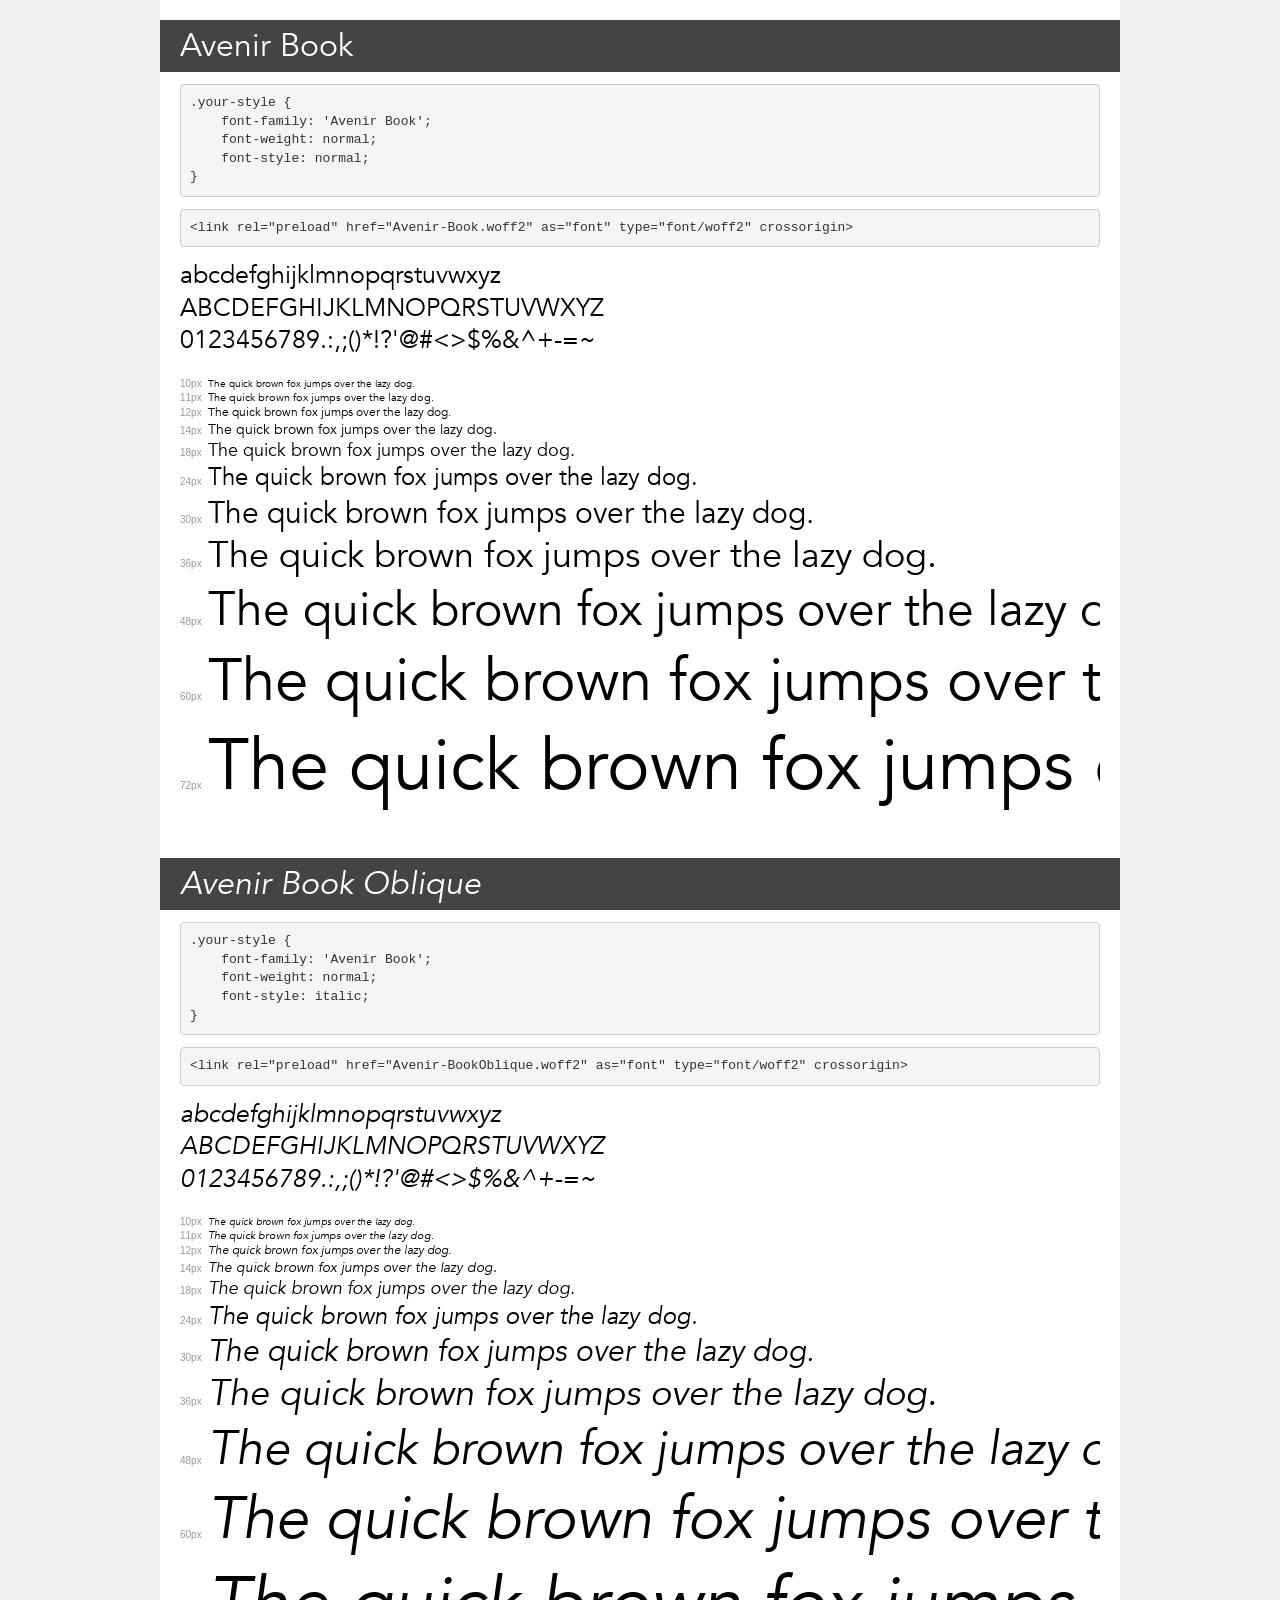
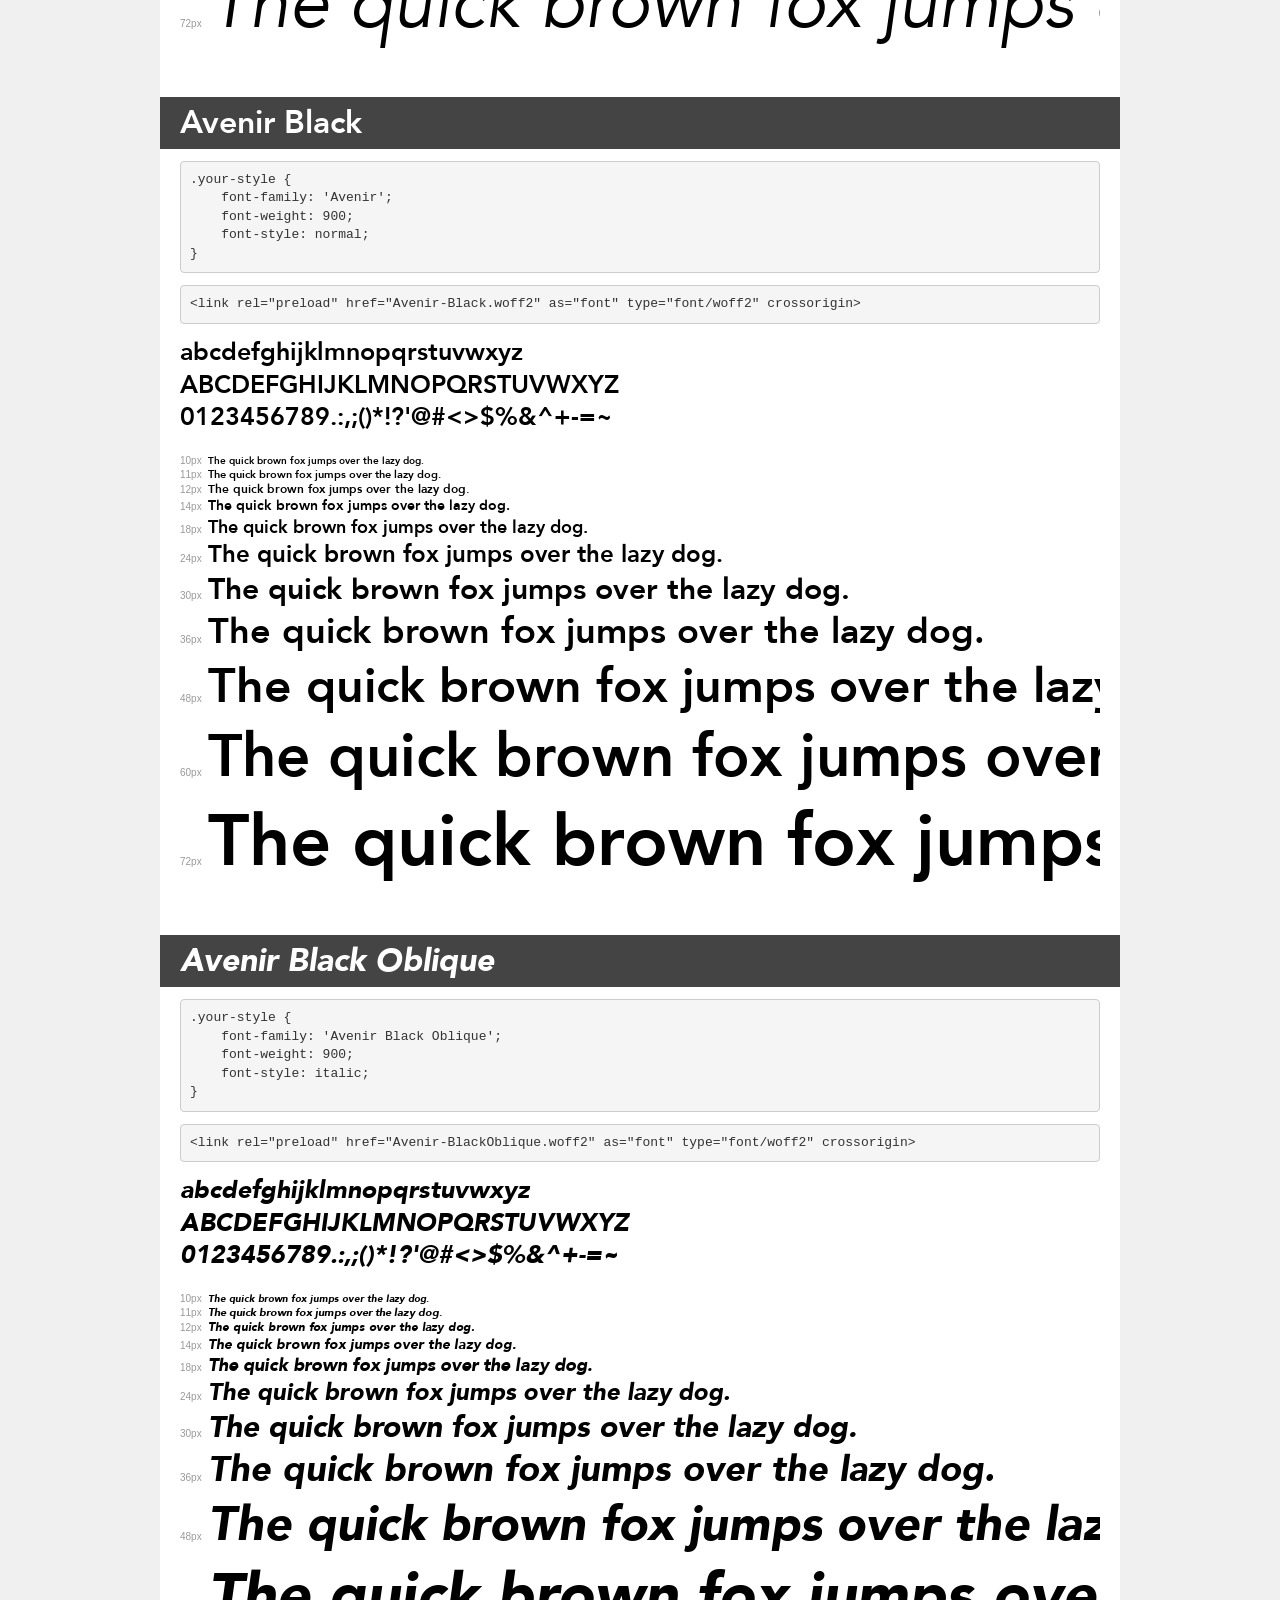
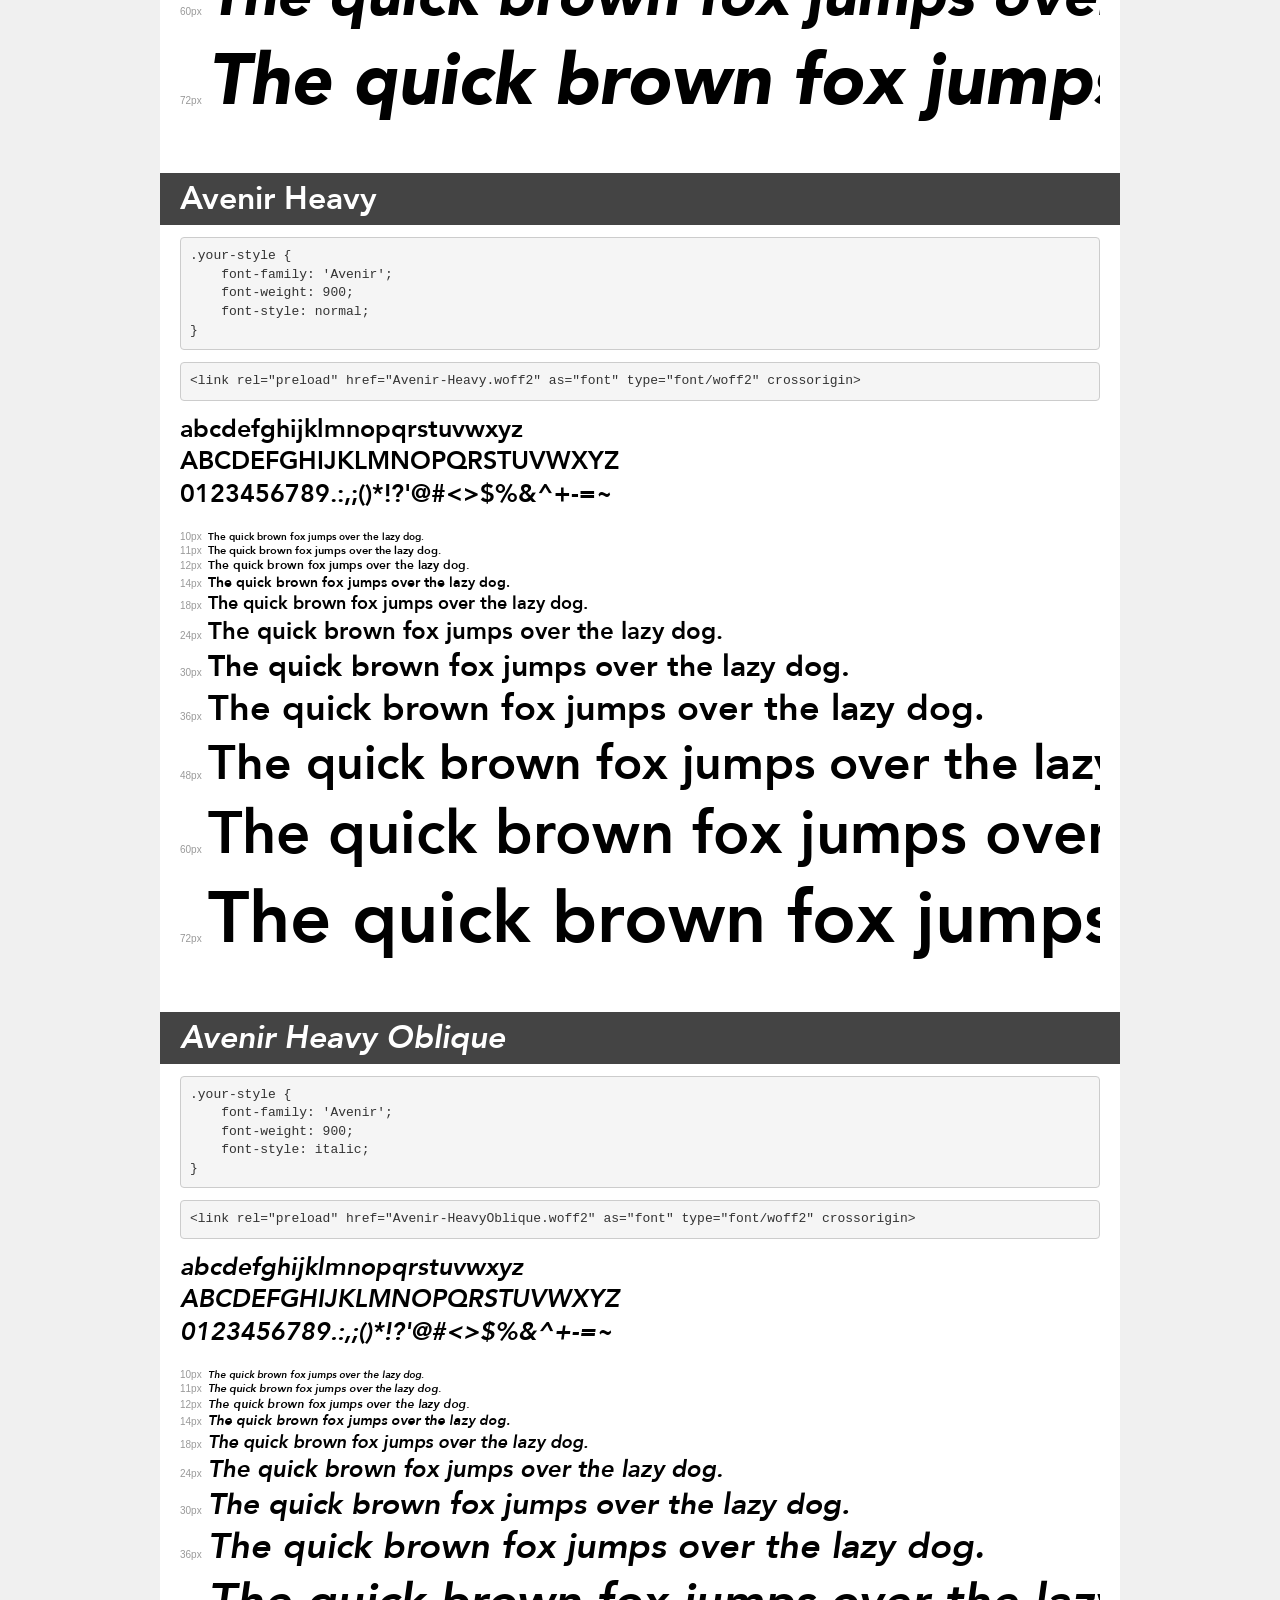
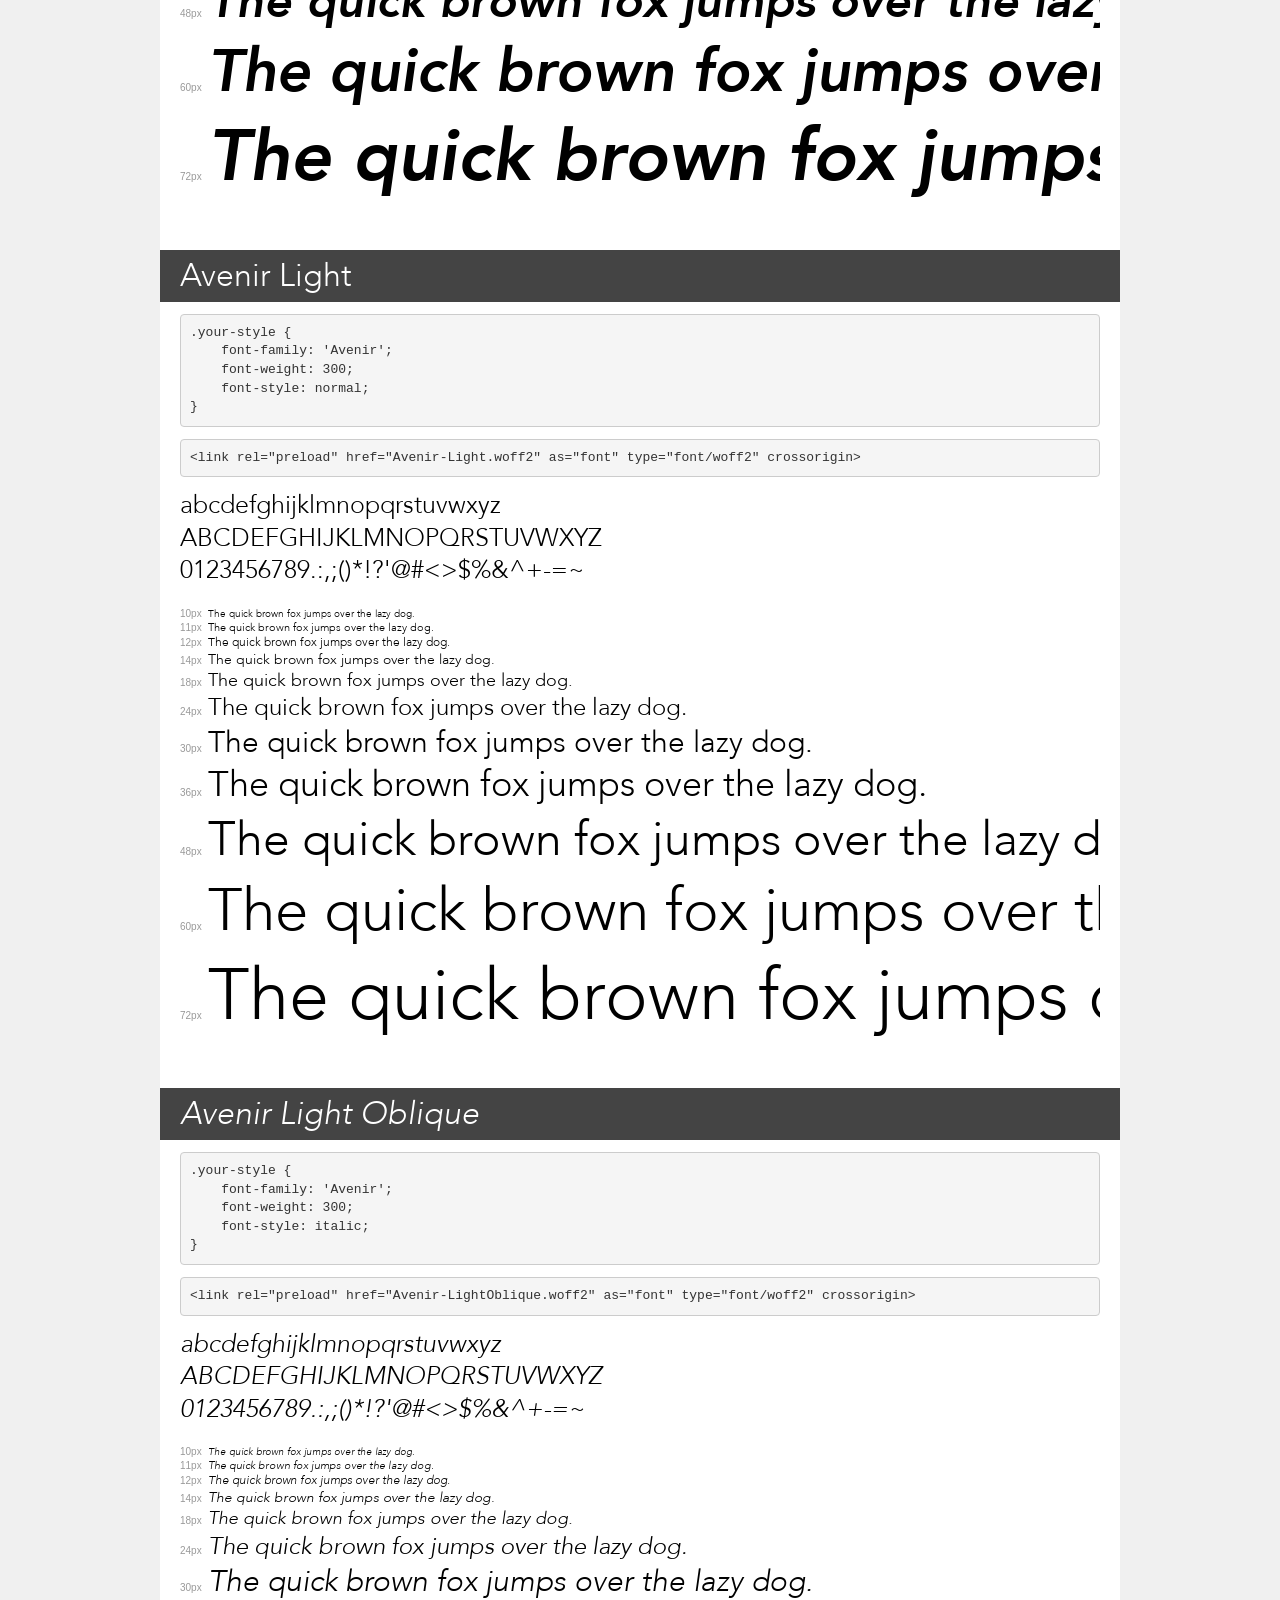
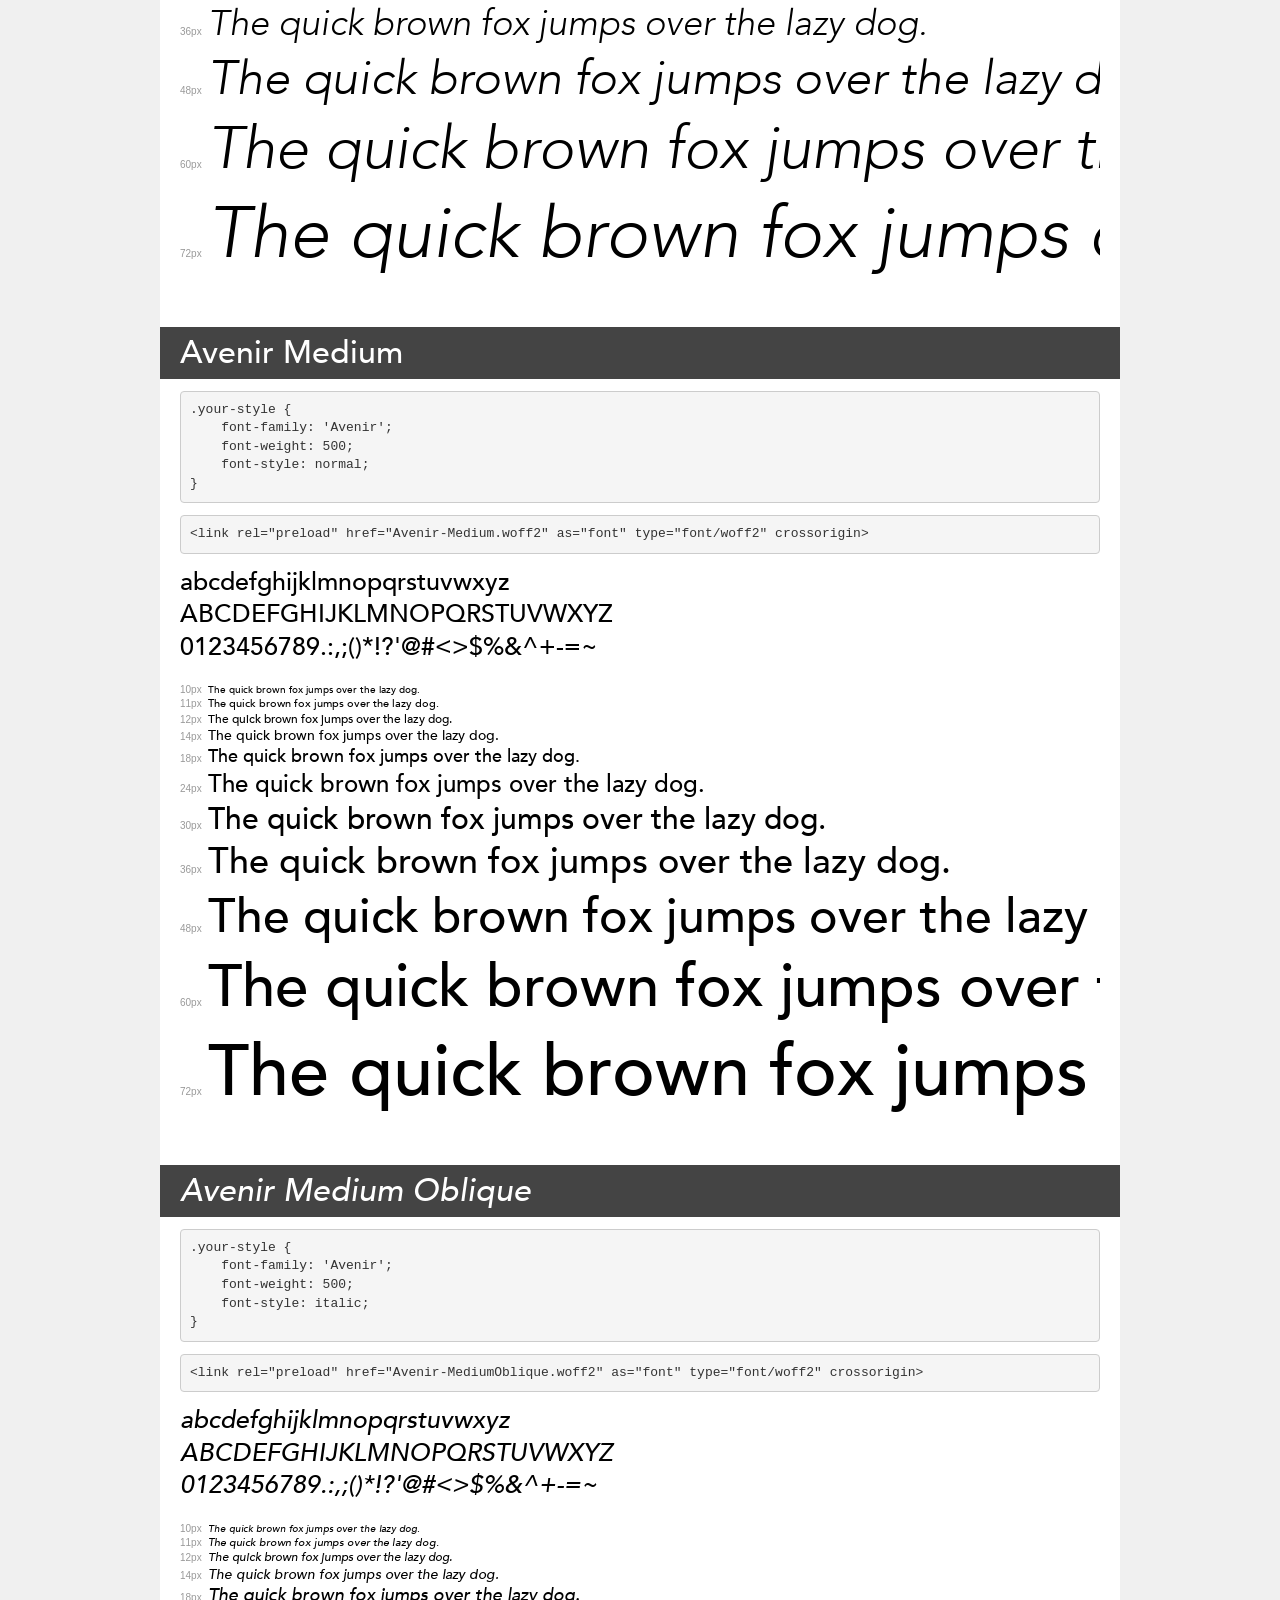
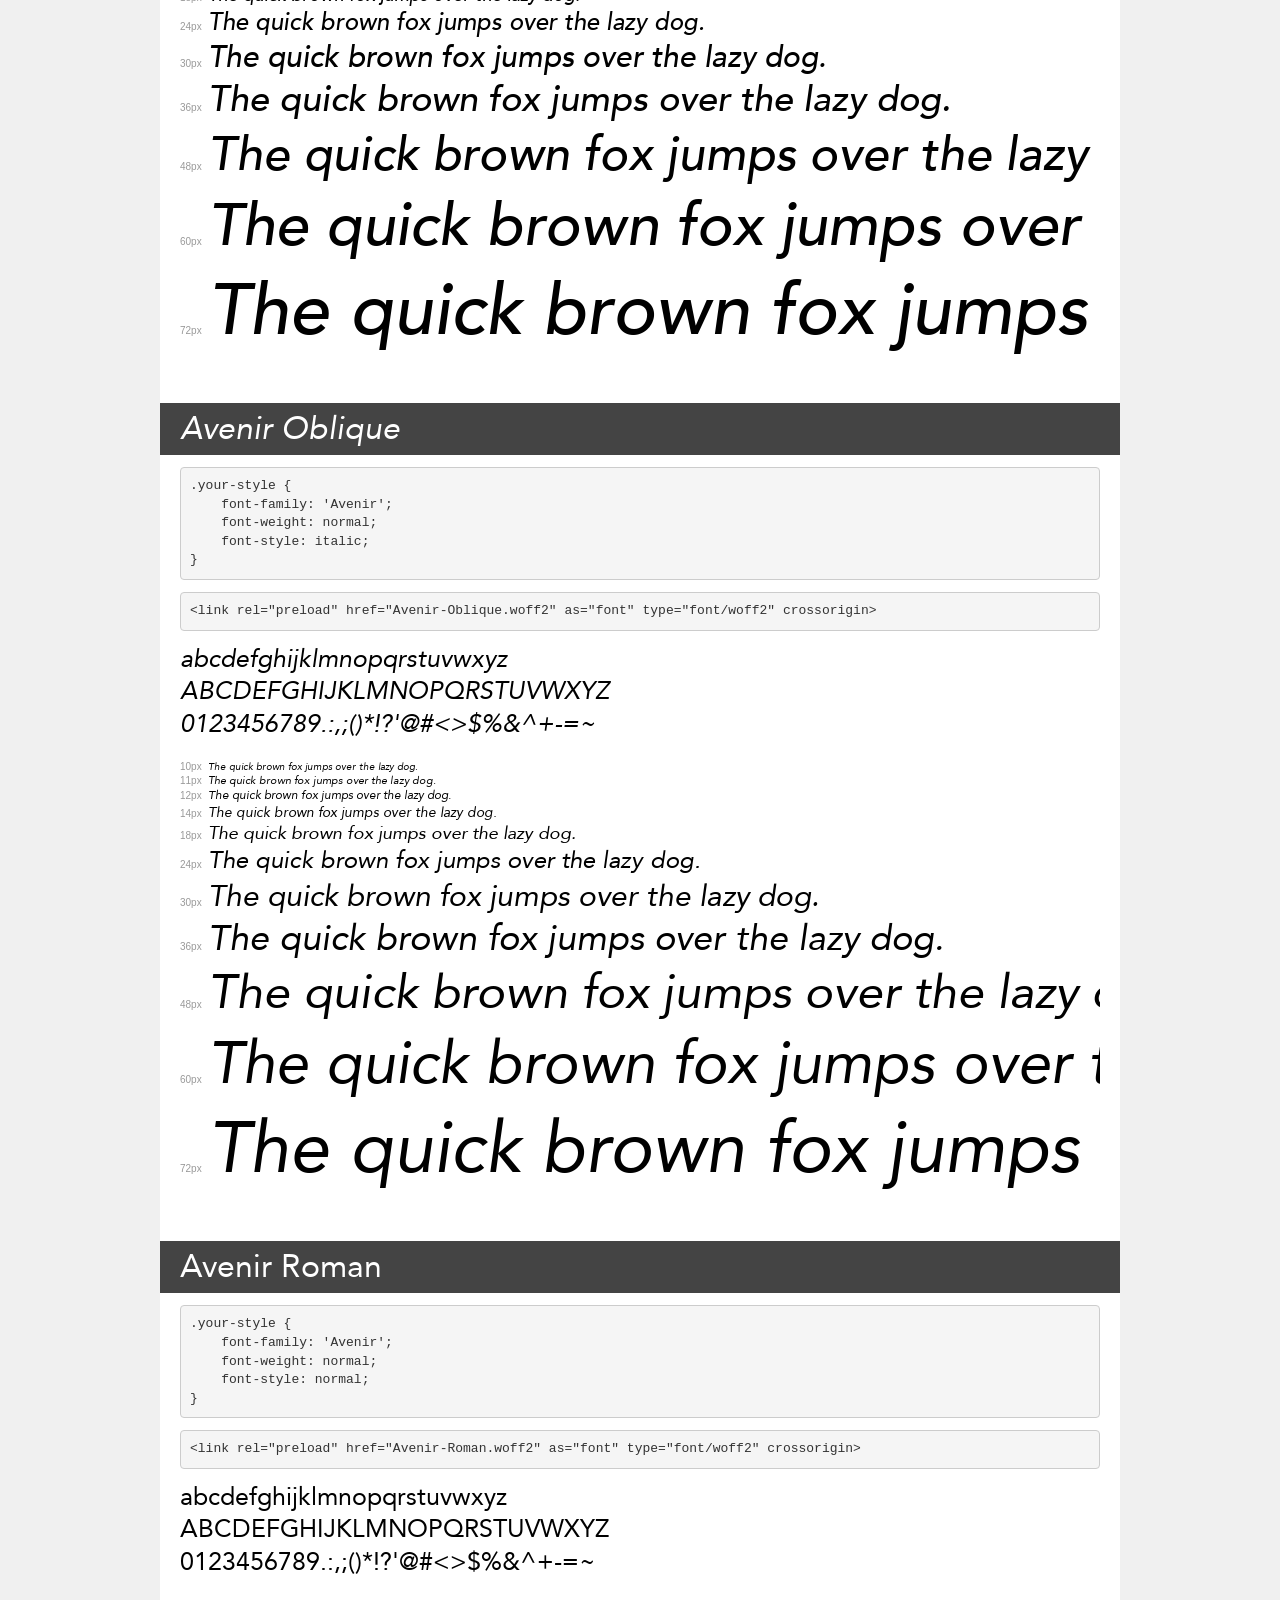
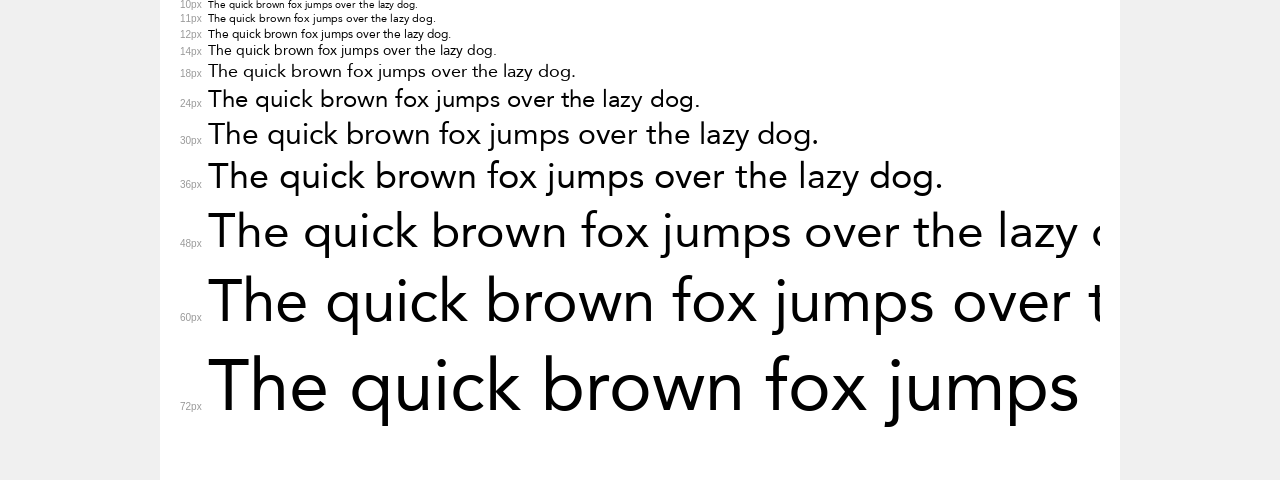
<file: Avenir Family/demo.html>
<!DOCTYPE html>
<html lang="en">
<head>
    <meta charset="utf-8">
    <meta http-equiv="X-UA-Compatible" content="IE=edge">
    <meta name="viewport" content="width=device-width, initial-scale=1">
    <meta name="robots" content="noindex, noarchive">
    <meta name="format-detection" content="telephone=no">
    <title>Transfonter demo</title>
    <link href="stylesheet.css" rel="stylesheet">
    <style>
        /*
        http://meyerweb.com/eric/tools/css/reset/
        v2.0 | 20110126
        License: none (public domain)
        */
        html, body, div, span, applet, object, iframe,
        h1, h2, h3, h4, h5, h6, p, blockquote, pre,
        a, abbr, acronym, address, big, cite, code,
        del, dfn, em, img, ins, kbd, q, s, samp,
        small, strike, strong, sub, sup, tt, var,
        b, u, i, center,
        dl, dt, dd, ol, ul, li,
        fieldset, form, label, legend,
        table, caption, tbody, tfoot, thead, tr, th, td,
        article, aside, canvas, details, embed,
        figure, figcaption, footer, header, hgroup,
        menu, nav, output, ruby, section, summary,
        time, mark, audio, video {
            margin: 0;
            padding: 0;
            border: 0;
            font-size: 100%;
            font: inherit;
            vertical-align: baseline;
        }
        /* HTML5 display-role reset for older browsers */
        article, aside, details, figcaption, figure,
        footer, header, hgroup, menu, nav, section {
            display: block;
        }
        body {
            line-height: 1;
        }
        ol, ul {
            list-style: none;
        }
        blockquote, q {
            quotes: none;
        }
        blockquote:before, blockquote:after,
        q:before, q:after {
            content: '';
            content: none;
        }
        table {
            border-collapse: collapse;
            border-spacing: 0;
        }
        /* demo styles */
        body {
            background: #f0f0f0;
            color: #000;
        }
        .page {
            background: #fff;
            width: 920px;
            margin: 0 auto;
            padding: 20px 20px 0 20px;
            overflow: hidden;
        }
        .font-container {
            overflow-x: auto;
            overflow-y: hidden;
            margin-bottom: 40px;
            line-height: 1.3;
            white-space: nowrap;
            padding-bottom: 5px;
        }
        h1 {
            position: relative;
            background: #444;
            font-size: 32px;
            color: #fff;
            padding: 10px 20px;
            margin: 0 -20px 12px -20px;
        }
        .letters {
            font-size: 25px;
            margin-bottom: 20px;
        }
        .s10:before {
            content: '10px';
        }
        .s11:before {
            content: '11px';
        }
        .s12:before {
            content: '12px';
        }
        .s14:before {
            content: '14px';
        }
        .s18:before {
            content: '18px';
        }
        .s24:before {
            content: '24px';
        }
        .s30:before {
            content: '30px';
        }
        .s36:before {
            content: '36px';
        }
        .s48:before {
            content: '48px';
        }
        .s60:before {
            content: '60px';
        }
        .s72:before {
            content: '72px';
        }
        .s10:before, .s11:before, .s12:before, .s14:before,
        .s18:before, .s24:before, .s30:before, .s36:before,
        .s48:before, .s60:before, .s72:before {
            font-family: Arial, sans-serif;
            font-size: 10px;
            font-weight: normal;
            font-style: normal;
            color: #999;
            padding-right: 6px;
        }
        pre {
            display: block;
            padding: 9px;
            margin: 0 0 12px;
            font-family: Monaco, Menlo, Consolas, "Courier New", monospace;
            font-size: 13px;
            line-height: 1.428571429;
            color: #333;
            font-weight: normal;
            font-style: normal;
            background-color: #f5f5f5;
            border: 1px solid #ccc;
            overflow-x: auto;
            border-radius: 4px;
        }
        /* responsive */
        @media (max-width: 959px) {
            .page {
                width: auto;
                margin: 0;
            }
        }
    </style>
</head>
<body>
<div class="page">
    <div class="demo">
        <h1 style="font-family: 'Avenir Book'; font-weight: normal; font-style: normal;">Avenir Book</h1>
        <pre title="Usage">.your-style {
    font-family: 'Avenir Book';
    font-weight: normal;
    font-style: normal;
}</pre>
        <pre title="Preload (optional)">
&lt;link rel=&quot;preload&quot; href=&quot;Avenir-Book.woff2&quot; as=&quot;font&quot; type=&quot;font/woff2&quot; crossorigin&gt;</pre>
        <div class="font-container" style="font-family: 'Avenir Book'; font-weight: normal; font-style: normal;">
            <p class="letters">
                abcdefghijklmnopqrstuvwxyz<br>
ABCDEFGHIJKLMNOPQRSTUVWXYZ<br>
                0123456789.:,;()*!?'@#&lt;&gt;$%&^+-=~
            </p>
            <p class="s10" style="font-size: 10px;">The quick brown fox jumps over the lazy dog.</p>
            <p class="s11" style="font-size: 11px;">The quick brown fox jumps over the lazy dog.</p>
            <p class="s12" style="font-size: 12px;">The quick brown fox jumps over the lazy dog.</p>
            <p class="s14" style="font-size: 14px;">The quick brown fox jumps over the lazy dog.</p>
            <p class="s18" style="font-size: 18px;">The quick brown fox jumps over the lazy dog.</p>
            <p class="s24" style="font-size: 24px;">The quick brown fox jumps over the lazy dog.</p>
            <p class="s30" style="font-size: 30px;">The quick brown fox jumps over the lazy dog.</p>
            <p class="s36" style="font-size: 36px;">The quick brown fox jumps over the lazy dog.</p>
            <p class="s48" style="font-size: 48px;">The quick brown fox jumps over the lazy dog.</p>
            <p class="s60" style="font-size: 60px;">The quick brown fox jumps over the lazy dog.</p>
            <p class="s72" style="font-size: 72px;">The quick brown fox jumps over the lazy dog.</p>
        </div>
    </div>

    <div class="demo">
        <h1 style="font-family: 'Avenir Book'; font-weight: normal; font-style: italic;">Avenir Book Oblique</h1>
        <pre title="Usage">.your-style {
    font-family: 'Avenir Book';
    font-weight: normal;
    font-style: italic;
}</pre>
        <pre title="Preload (optional)">
&lt;link rel=&quot;preload&quot; href=&quot;Avenir-BookOblique.woff2&quot; as=&quot;font&quot; type=&quot;font/woff2&quot; crossorigin&gt;</pre>
        <div class="font-container" style="font-family: 'Avenir Book'; font-weight: normal; font-style: italic;">
            <p class="letters">
                abcdefghijklmnopqrstuvwxyz<br>
ABCDEFGHIJKLMNOPQRSTUVWXYZ<br>
                0123456789.:,;()*!?'@#&lt;&gt;$%&^+-=~
            </p>
            <p class="s10" style="font-size: 10px;">The quick brown fox jumps over the lazy dog.</p>
            <p class="s11" style="font-size: 11px;">The quick brown fox jumps over the lazy dog.</p>
            <p class="s12" style="font-size: 12px;">The quick brown fox jumps over the lazy dog.</p>
            <p class="s14" style="font-size: 14px;">The quick brown fox jumps over the lazy dog.</p>
            <p class="s18" style="font-size: 18px;">The quick brown fox jumps over the lazy dog.</p>
            <p class="s24" style="font-size: 24px;">The quick brown fox jumps over the lazy dog.</p>
            <p class="s30" style="font-size: 30px;">The quick brown fox jumps over the lazy dog.</p>
            <p class="s36" style="font-size: 36px;">The quick brown fox jumps over the lazy dog.</p>
            <p class="s48" style="font-size: 48px;">The quick brown fox jumps over the lazy dog.</p>
            <p class="s60" style="font-size: 60px;">The quick brown fox jumps over the lazy dog.</p>
            <p class="s72" style="font-size: 72px;">The quick brown fox jumps over the lazy dog.</p>
        </div>
    </div>

    <div class="demo">
        <h1 style="font-family: 'Avenir'; font-weight: 900; font-style: normal;">Avenir Black</h1>
        <pre title="Usage">.your-style {
    font-family: 'Avenir';
    font-weight: 900;
    font-style: normal;
}</pre>
        <pre title="Preload (optional)">
&lt;link rel=&quot;preload&quot; href=&quot;Avenir-Black.woff2&quot; as=&quot;font&quot; type=&quot;font/woff2&quot; crossorigin&gt;</pre>
        <div class="font-container" style="font-family: 'Avenir'; font-weight: 900; font-style: normal;">
            <p class="letters">
                abcdefghijklmnopqrstuvwxyz<br>
ABCDEFGHIJKLMNOPQRSTUVWXYZ<br>
                0123456789.:,;()*!?'@#&lt;&gt;$%&^+-=~
            </p>
            <p class="s10" style="font-size: 10px;">The quick brown fox jumps over the lazy dog.</p>
            <p class="s11" style="font-size: 11px;">The quick brown fox jumps over the lazy dog.</p>
            <p class="s12" style="font-size: 12px;">The quick brown fox jumps over the lazy dog.</p>
            <p class="s14" style="font-size: 14px;">The quick brown fox jumps over the lazy dog.</p>
            <p class="s18" style="font-size: 18px;">The quick brown fox jumps over the lazy dog.</p>
            <p class="s24" style="font-size: 24px;">The quick brown fox jumps over the lazy dog.</p>
            <p class="s30" style="font-size: 30px;">The quick brown fox jumps over the lazy dog.</p>
            <p class="s36" style="font-size: 36px;">The quick brown fox jumps over the lazy dog.</p>
            <p class="s48" style="font-size: 48px;">The quick brown fox jumps over the lazy dog.</p>
            <p class="s60" style="font-size: 60px;">The quick brown fox jumps over the lazy dog.</p>
            <p class="s72" style="font-size: 72px;">The quick brown fox jumps over the lazy dog.</p>
        </div>
    </div>

    <div class="demo">
        <h1 style="font-family: 'Avenir Black Oblique'; font-weight: 900; font-style: italic;">Avenir Black Oblique</h1>
        <pre title="Usage">.your-style {
    font-family: 'Avenir Black Oblique';
    font-weight: 900;
    font-style: italic;
}</pre>
        <pre title="Preload (optional)">
&lt;link rel=&quot;preload&quot; href=&quot;Avenir-BlackOblique.woff2&quot; as=&quot;font&quot; type=&quot;font/woff2&quot; crossorigin&gt;</pre>
        <div class="font-container" style="font-family: 'Avenir Black Oblique'; font-weight: 900; font-style: italic;">
            <p class="letters">
                abcdefghijklmnopqrstuvwxyz<br>
ABCDEFGHIJKLMNOPQRSTUVWXYZ<br>
                0123456789.:,;()*!?'@#&lt;&gt;$%&^+-=~
            </p>
            <p class="s10" style="font-size: 10px;">The quick brown fox jumps over the lazy dog.</p>
            <p class="s11" style="font-size: 11px;">The quick brown fox jumps over the lazy dog.</p>
            <p class="s12" style="font-size: 12px;">The quick brown fox jumps over the lazy dog.</p>
            <p class="s14" style="font-size: 14px;">The quick brown fox jumps over the lazy dog.</p>
            <p class="s18" style="font-size: 18px;">The quick brown fox jumps over the lazy dog.</p>
            <p class="s24" style="font-size: 24px;">The quick brown fox jumps over the lazy dog.</p>
            <p class="s30" style="font-size: 30px;">The quick brown fox jumps over the lazy dog.</p>
            <p class="s36" style="font-size: 36px;">The quick brown fox jumps over the lazy dog.</p>
            <p class="s48" style="font-size: 48px;">The quick brown fox jumps over the lazy dog.</p>
            <p class="s60" style="font-size: 60px;">The quick brown fox jumps over the lazy dog.</p>
            <p class="s72" style="font-size: 72px;">The quick brown fox jumps over the lazy dog.</p>
        </div>
    </div>

    <div class="demo">
        <h1 style="font-family: 'Avenir'; font-weight: 900; font-style: normal;">Avenir Heavy</h1>
        <pre title="Usage">.your-style {
    font-family: 'Avenir';
    font-weight: 900;
    font-style: normal;
}</pre>
        <pre title="Preload (optional)">
&lt;link rel=&quot;preload&quot; href=&quot;Avenir-Heavy.woff2&quot; as=&quot;font&quot; type=&quot;font/woff2&quot; crossorigin&gt;</pre>
        <div class="font-container" style="font-family: 'Avenir'; font-weight: 900; font-style: normal;">
            <p class="letters">
                abcdefghijklmnopqrstuvwxyz<br>
ABCDEFGHIJKLMNOPQRSTUVWXYZ<br>
                0123456789.:,;()*!?'@#&lt;&gt;$%&^+-=~
            </p>
            <p class="s10" style="font-size: 10px;">The quick brown fox jumps over the lazy dog.</p>
            <p class="s11" style="font-size: 11px;">The quick brown fox jumps over the lazy dog.</p>
            <p class="s12" style="font-size: 12px;">The quick brown fox jumps over the lazy dog.</p>
            <p class="s14" style="font-size: 14px;">The quick brown fox jumps over the lazy dog.</p>
            <p class="s18" style="font-size: 18px;">The quick brown fox jumps over the lazy dog.</p>
            <p class="s24" style="font-size: 24px;">The quick brown fox jumps over the lazy dog.</p>
            <p class="s30" style="font-size: 30px;">The quick brown fox jumps over the lazy dog.</p>
            <p class="s36" style="font-size: 36px;">The quick brown fox jumps over the lazy dog.</p>
            <p class="s48" style="font-size: 48px;">The quick brown fox jumps over the lazy dog.</p>
            <p class="s60" style="font-size: 60px;">The quick brown fox jumps over the lazy dog.</p>
            <p class="s72" style="font-size: 72px;">The quick brown fox jumps over the lazy dog.</p>
        </div>
    </div>

    <div class="demo">
        <h1 style="font-family: 'Avenir'; font-weight: 900; font-style: italic;">Avenir Heavy Oblique</h1>
        <pre title="Usage">.your-style {
    font-family: 'Avenir';
    font-weight: 900;
    font-style: italic;
}</pre>
        <pre title="Preload (optional)">
&lt;link rel=&quot;preload&quot; href=&quot;Avenir-HeavyOblique.woff2&quot; as=&quot;font&quot; type=&quot;font/woff2&quot; crossorigin&gt;</pre>
        <div class="font-container" style="font-family: 'Avenir'; font-weight: 900; font-style: italic;">
            <p class="letters">
                abcdefghijklmnopqrstuvwxyz<br>
ABCDEFGHIJKLMNOPQRSTUVWXYZ<br>
                0123456789.:,;()*!?'@#&lt;&gt;$%&^+-=~
            </p>
            <p class="s10" style="font-size: 10px;">The quick brown fox jumps over the lazy dog.</p>
            <p class="s11" style="font-size: 11px;">The quick brown fox jumps over the lazy dog.</p>
            <p class="s12" style="font-size: 12px;">The quick brown fox jumps over the lazy dog.</p>
            <p class="s14" style="font-size: 14px;">The quick brown fox jumps over the lazy dog.</p>
            <p class="s18" style="font-size: 18px;">The quick brown fox jumps over the lazy dog.</p>
            <p class="s24" style="font-size: 24px;">The quick brown fox jumps over the lazy dog.</p>
            <p class="s30" style="font-size: 30px;">The quick brown fox jumps over the lazy dog.</p>
            <p class="s36" style="font-size: 36px;">The quick brown fox jumps over the lazy dog.</p>
            <p class="s48" style="font-size: 48px;">The quick brown fox jumps over the lazy dog.</p>
            <p class="s60" style="font-size: 60px;">The quick brown fox jumps over the lazy dog.</p>
            <p class="s72" style="font-size: 72px;">The quick brown fox jumps over the lazy dog.</p>
        </div>
    </div>

    <div class="demo">
        <h1 style="font-family: 'Avenir'; font-weight: 300; font-style: normal;">Avenir Light</h1>
        <pre title="Usage">.your-style {
    font-family: 'Avenir';
    font-weight: 300;
    font-style: normal;
}</pre>
        <pre title="Preload (optional)">
&lt;link rel=&quot;preload&quot; href=&quot;Avenir-Light.woff2&quot; as=&quot;font&quot; type=&quot;font/woff2&quot; crossorigin&gt;</pre>
        <div class="font-container" style="font-family: 'Avenir'; font-weight: 300; font-style: normal;">
            <p class="letters">
                abcdefghijklmnopqrstuvwxyz<br>
ABCDEFGHIJKLMNOPQRSTUVWXYZ<br>
                0123456789.:,;()*!?'@#&lt;&gt;$%&^+-=~
            </p>
            <p class="s10" style="font-size: 10px;">The quick brown fox jumps over the lazy dog.</p>
            <p class="s11" style="font-size: 11px;">The quick brown fox jumps over the lazy dog.</p>
            <p class="s12" style="font-size: 12px;">The quick brown fox jumps over the lazy dog.</p>
            <p class="s14" style="font-size: 14px;">The quick brown fox jumps over the lazy dog.</p>
            <p class="s18" style="font-size: 18px;">The quick brown fox jumps over the lazy dog.</p>
            <p class="s24" style="font-size: 24px;">The quick brown fox jumps over the lazy dog.</p>
            <p class="s30" style="font-size: 30px;">The quick brown fox jumps over the lazy dog.</p>
            <p class="s36" style="font-size: 36px;">The quick brown fox jumps over the lazy dog.</p>
            <p class="s48" style="font-size: 48px;">The quick brown fox jumps over the lazy dog.</p>
            <p class="s60" style="font-size: 60px;">The quick brown fox jumps over the lazy dog.</p>
            <p class="s72" style="font-size: 72px;">The quick brown fox jumps over the lazy dog.</p>
        </div>
    </div>

    <div class="demo">
        <h1 style="font-family: 'Avenir'; font-weight: 300; font-style: italic;">Avenir Light Oblique</h1>
        <pre title="Usage">.your-style {
    font-family: 'Avenir';
    font-weight: 300;
    font-style: italic;
}</pre>
        <pre title="Preload (optional)">
&lt;link rel=&quot;preload&quot; href=&quot;Avenir-LightOblique.woff2&quot; as=&quot;font&quot; type=&quot;font/woff2&quot; crossorigin&gt;</pre>
        <div class="font-container" style="font-family: 'Avenir'; font-weight: 300; font-style: italic;">
            <p class="letters">
                abcdefghijklmnopqrstuvwxyz<br>
ABCDEFGHIJKLMNOPQRSTUVWXYZ<br>
                0123456789.:,;()*!?'@#&lt;&gt;$%&^+-=~
            </p>
            <p class="s10" style="font-size: 10px;">The quick brown fox jumps over the lazy dog.</p>
            <p class="s11" style="font-size: 11px;">The quick brown fox jumps over the lazy dog.</p>
            <p class="s12" style="font-size: 12px;">The quick brown fox jumps over the lazy dog.</p>
            <p class="s14" style="font-size: 14px;">The quick brown fox jumps over the lazy dog.</p>
            <p class="s18" style="font-size: 18px;">The quick brown fox jumps over the lazy dog.</p>
            <p class="s24" style="font-size: 24px;">The quick brown fox jumps over the lazy dog.</p>
            <p class="s30" style="font-size: 30px;">The quick brown fox jumps over the lazy dog.</p>
            <p class="s36" style="font-size: 36px;">The quick brown fox jumps over the lazy dog.</p>
            <p class="s48" style="font-size: 48px;">The quick brown fox jumps over the lazy dog.</p>
            <p class="s60" style="font-size: 60px;">The quick brown fox jumps over the lazy dog.</p>
            <p class="s72" style="font-size: 72px;">The quick brown fox jumps over the lazy dog.</p>
        </div>
    </div>

    <div class="demo">
        <h1 style="font-family: 'Avenir'; font-weight: 500; font-style: normal;">Avenir Medium</h1>
        <pre title="Usage">.your-style {
    font-family: 'Avenir';
    font-weight: 500;
    font-style: normal;
}</pre>
        <pre title="Preload (optional)">
&lt;link rel=&quot;preload&quot; href=&quot;Avenir-Medium.woff2&quot; as=&quot;font&quot; type=&quot;font/woff2&quot; crossorigin&gt;</pre>
        <div class="font-container" style="font-family: 'Avenir'; font-weight: 500; font-style: normal;">
            <p class="letters">
                abcdefghijklmnopqrstuvwxyz<br>
ABCDEFGHIJKLMNOPQRSTUVWXYZ<br>
                0123456789.:,;()*!?'@#&lt;&gt;$%&^+-=~
            </p>
            <p class="s10" style="font-size: 10px;">The quick brown fox jumps over the lazy dog.</p>
            <p class="s11" style="font-size: 11px;">The quick brown fox jumps over the lazy dog.</p>
            <p class="s12" style="font-size: 12px;">The quick brown fox jumps over the lazy dog.</p>
            <p class="s14" style="font-size: 14px;">The quick brown fox jumps over the lazy dog.</p>
            <p class="s18" style="font-size: 18px;">The quick brown fox jumps over the lazy dog.</p>
            <p class="s24" style="font-size: 24px;">The quick brown fox jumps over the lazy dog.</p>
            <p class="s30" style="font-size: 30px;">The quick brown fox jumps over the lazy dog.</p>
            <p class="s36" style="font-size: 36px;">The quick brown fox jumps over the lazy dog.</p>
            <p class="s48" style="font-size: 48px;">The quick brown fox jumps over the lazy dog.</p>
            <p class="s60" style="font-size: 60px;">The quick brown fox jumps over the lazy dog.</p>
            <p class="s72" style="font-size: 72px;">The quick brown fox jumps over the lazy dog.</p>
        </div>
    </div>

    <div class="demo">
        <h1 style="font-family: 'Avenir'; font-weight: 500; font-style: italic;">Avenir Medium Oblique</h1>
        <pre title="Usage">.your-style {
    font-family: 'Avenir';
    font-weight: 500;
    font-style: italic;
}</pre>
        <pre title="Preload (optional)">
&lt;link rel=&quot;preload&quot; href=&quot;Avenir-MediumOblique.woff2&quot; as=&quot;font&quot; type=&quot;font/woff2&quot; crossorigin&gt;</pre>
        <div class="font-container" style="font-family: 'Avenir'; font-weight: 500; font-style: italic;">
            <p class="letters">
                abcdefghijklmnopqrstuvwxyz<br>
ABCDEFGHIJKLMNOPQRSTUVWXYZ<br>
                0123456789.:,;()*!?'@#&lt;&gt;$%&^+-=~
            </p>
            <p class="s10" style="font-size: 10px;">The quick brown fox jumps over the lazy dog.</p>
            <p class="s11" style="font-size: 11px;">The quick brown fox jumps over the lazy dog.</p>
            <p class="s12" style="font-size: 12px;">The quick brown fox jumps over the lazy dog.</p>
            <p class="s14" style="font-size: 14px;">The quick brown fox jumps over the lazy dog.</p>
            <p class="s18" style="font-size: 18px;">The quick brown fox jumps over the lazy dog.</p>
            <p class="s24" style="font-size: 24px;">The quick brown fox jumps over the lazy dog.</p>
            <p class="s30" style="font-size: 30px;">The quick brown fox jumps over the lazy dog.</p>
            <p class="s36" style="font-size: 36px;">The quick brown fox jumps over the lazy dog.</p>
            <p class="s48" style="font-size: 48px;">The quick brown fox jumps over the lazy dog.</p>
            <p class="s60" style="font-size: 60px;">The quick brown fox jumps over the lazy dog.</p>
            <p class="s72" style="font-size: 72px;">The quick brown fox jumps over the lazy dog.</p>
        </div>
    </div>

    <div class="demo">
        <h1 style="font-family: 'Avenir'; font-weight: normal; font-style: italic;">Avenir Oblique</h1>
        <pre title="Usage">.your-style {
    font-family: 'Avenir';
    font-weight: normal;
    font-style: italic;
}</pre>
        <pre title="Preload (optional)">
&lt;link rel=&quot;preload&quot; href=&quot;Avenir-Oblique.woff2&quot; as=&quot;font&quot; type=&quot;font/woff2&quot; crossorigin&gt;</pre>
        <div class="font-container" style="font-family: 'Avenir'; font-weight: normal; font-style: italic;">
            <p class="letters">
                abcdefghijklmnopqrstuvwxyz<br>
ABCDEFGHIJKLMNOPQRSTUVWXYZ<br>
                0123456789.:,;()*!?'@#&lt;&gt;$%&^+-=~
            </p>
            <p class="s10" style="font-size: 10px;">The quick brown fox jumps over the lazy dog.</p>
            <p class="s11" style="font-size: 11px;">The quick brown fox jumps over the lazy dog.</p>
            <p class="s12" style="font-size: 12px;">The quick brown fox jumps over the lazy dog.</p>
            <p class="s14" style="font-size: 14px;">The quick brown fox jumps over the lazy dog.</p>
            <p class="s18" style="font-size: 18px;">The quick brown fox jumps over the lazy dog.</p>
            <p class="s24" style="font-size: 24px;">The quick brown fox jumps over the lazy dog.</p>
            <p class="s30" style="font-size: 30px;">The quick brown fox jumps over the lazy dog.</p>
            <p class="s36" style="font-size: 36px;">The quick brown fox jumps over the lazy dog.</p>
            <p class="s48" style="font-size: 48px;">The quick brown fox jumps over the lazy dog.</p>
            <p class="s60" style="font-size: 60px;">The quick brown fox jumps over the lazy dog.</p>
            <p class="s72" style="font-size: 72px;">The quick brown fox jumps over the lazy dog.</p>
        </div>
    </div>

    <div class="demo">
        <h1 style="font-family: 'Avenir'; font-weight: normal; font-style: normal;">Avenir Roman</h1>
        <pre title="Usage">.your-style {
    font-family: 'Avenir';
    font-weight: normal;
    font-style: normal;
}</pre>
        <pre title="Preload (optional)">
&lt;link rel=&quot;preload&quot; href=&quot;Avenir-Roman.woff2&quot; as=&quot;font&quot; type=&quot;font/woff2&quot; crossorigin&gt;</pre>
        <div class="font-container" style="font-family: 'Avenir'; font-weight: normal; font-style: normal;">
            <p class="letters">
                abcdefghijklmnopqrstuvwxyz<br>
ABCDEFGHIJKLMNOPQRSTUVWXYZ<br>
                0123456789.:,;()*!?'@#&lt;&gt;$%&^+-=~
            </p>
            <p class="s10" style="font-size: 10px;">The quick brown fox jumps over the lazy dog.</p>
            <p class="s11" style="font-size: 11px;">The quick brown fox jumps over the lazy dog.</p>
            <p class="s12" style="font-size: 12px;">The quick brown fox jumps over the lazy dog.</p>
            <p class="s14" style="font-size: 14px;">The quick brown fox jumps over the lazy dog.</p>
            <p class="s18" style="font-size: 18px;">The quick brown fox jumps over the lazy dog.</p>
            <p class="s24" style="font-size: 24px;">The quick brown fox jumps over the lazy dog.</p>
            <p class="s30" style="font-size: 30px;">The quick brown fox jumps over the lazy dog.</p>
            <p class="s36" style="font-size: 36px;">The quick brown fox jumps over the lazy dog.</p>
            <p class="s48" style="font-size: 48px;">The quick brown fox jumps over the lazy dog.</p>
            <p class="s60" style="font-size: 60px;">The quick brown fox jumps over the lazy dog.</p>
            <p class="s72" style="font-size: 72px;">The quick brown fox jumps over the lazy dog.</p>
        </div>
    </div>

</div>
</body>
</html>
</file>
<file: styles.css>
:root {
    /*Typeface*/
    --font-heading: 'Canela', serif;
    --font-body: 'Avenir', sans-serif;

    --color-bg-primary: #111112;
    --color-bg-secondary: #19191A;
    --color-bg-tertiary: #2c2c2c;

    --color-text-primary: #f8f6f0;
    --color-text-secondary: #c4c2c0;
    --color-text-tertiary: #605f5f;

    --color-accent: #a48f6e;
    --color-accent-light: #c6baa6;
}

@font-face {
    font-family: 'Canela';
    src: url('Canela Family/Canela-Regular-Trial.otf') format('opentype');
    font-weight: 400;
    font-style: normal;
}

@font-face {
    font-family: 'Avenir';
    src: url('Avenir\ Family/Avenir-Book.woff2') format('woff2');
    font-weight: 400;
    font-style: normal;
}

h1, h2 {
    font-family: 'Canela', serif;
    font-weight: 400; 
    color: var(--color-text-primary);
    margin: 0;
}

h1 {
    font-size: 24px;
    line-height: 32px;
    letter-spacing: 1px;
}

h2 {
    font-size: 18px;
    line-height: 22px;
    letter-spacing: 0.5px;
}

html {
    scroll-behavior: smooth;
}

body {
    margin: 0;
    font-family: 'Avenir', sans serif;
    font-weight: 400;
    color: var(--color-text-primary);
    background-color: var(--color-bg-primary);
}

main {
    background-color: var(--color-bg-primary);
}

.body-1 { 
    font-weight: 400;
    font-size: 16px;
    line-height: 28px;
    margin: 0;
}

.body-1-medium {
    font-weight: 600;
    font-size: 16px;
    line-height: 28px;
    margin: 0;
}

.body-2 { 
    font-family: 'Avenir';
    font-weight: 400;
    font-size: 14px;
    line-height: 22px;
    margin: 0;
}

.body-2-bold { 
    font-weight: bold;
    font-size: 14px;
    line-height: 22px;
    margin: 0;
}

.body-2-accent {
    font-weight: 400;
    font-size: 14px;
    line-height: 22px;
    color: var(--color-accent-light);
    margin: 0;
}

.caption {
    font-weight: 400;
    font-size: 12px;
    margin: 0;
}

.caption-para {
    font-weight: 400;
    font-size: 12px;
    margin: 0;
    line-height: 20px;
}

.caption-accent {
    font-weight: 400;
    font-size: 12px;
    margin: 0;
    color: var(--color-accent);
}

a {
    text-decoration: none;
    color: var(--color-text-primary);
}

button {
    background: none;
    border: none;
    cursor: pointer;
    padding: 0;
    margin: 0;
    font-family: 'Avenir', sans serif;
    font-weight: 400;
    color: var(--color-text-primary);
}

img {
    max-width: 100%;
    height: auto;
    display: block;
}

figure {
    margin: 0;
}

select {
    color: var(--color-text-primary);
    text-decoration: none;
    font-family: 'Avenir', sans serif;
    font-weight: 400;
}

input:-webkit-autofill, input:-webkit-autofill:hover, input:-webkit-autofill:focus, input:-webkit-autofill:active, 
select:-webkit-autofill, select:-webkit-autofill:hover, select:-webkit-autofill:focus, select:-webkit-autofill:active {
    -webkit-text-fill-color: var(--color-text-primary);
    -webkit-box-shadow: 0 0 0 1000px var(--color-bg-secondary) inset;
    transition: background-color 9999s ease-in-out 0s;
}

.container {
    max-width: 1440px;
    margin: 0 auto;
    padding: 80px 120px 0 120px;
}

.section-title {
    margin-bottom: 40px;
}

.header {
    position: fixed;
    top: 0;
    left: 0;
    right: 0;
    z-index: 1000;
    background-color: transparent;
    transition: background-color 0.4s ease;
    height: 90px;
}

.header.scrolled {
    background-color: #111112cc;
}

.nav {
    display: grid;
    grid-template-columns: 1fr auto 1fr; /*flexible space*/
    align-items: center;
    padding: 20px 40px;
}

.nav-left {
    display: flex;
    align-items: center;
    gap: 40px;
    justify-self: start;
}

.logo {
    justify-self: center;
    height: 50px;
}

.logo-btn {
    padding: 0;
    border: none;
}

.nav-right {
    display: flex;
    align-items: center;
    justify-self: end;
}

.menu-btn, .search-btn, .cart-btn {
    padding: 0px;
}

.page-overlay {
    position: fixed;
    inset: 0;
    background-color: #11111280;
    z-index: 2000;
    opacity: 0;
    visibility: hidden;
    transition: opacity 0.3s ease;
}

.page-overlay.active {
    opacity: 1;
    visibility: visible;
}

.sidebar, .search-panel, .cart-panel {
    z-index: 3000;
}

.sidebar {
    width: 0;
    height: 100%;
    position: fixed;
    top: 0;
    left: 0;
    background-color: var(--color-bg-secondary);
    overflow-x: hidden;
    transition: 0.5s;
}

.closebtn {
    position: absolute;
    top: 40px;
    right: 40px;
    font-size: 30px;
    color: var(--color-text-tertiary);
    cursor: pointer;
}

.sidebar-main,
.sidebar-bottom {
    display: flex;
    flex-direction: column;
}

.sidebar-main {
    margin: 80px 0 40px 0;
}

.sidebar a, .sidebar p, 
.dropdown-btn {
    width: 100%;
    min-height: 60px;
    padding: 0 40px;
    box-sizing: border-box;
    display: flex;
    align-items: center;
    justify-content: space-between;
    text-align: left;
    white-space: nowrap;
    background: none;
    border: none;
    color: var(--color-text-primary);
    cursor: pointer;
}

.sidebar p {
    cursor: default;
}

.sidebar-bottom a,
.sidebar-bottom .dropdown-btn {
    color: var(--color-text-secondary);
}

.sidebar a:hover,
.dropdown-btn:hover {
    color: var(--color-accent);
}

.dropdown {
    max-height: 0;
    overflow: hidden;
    transition: max-height 0.5s ease;
}

.dropdown a, .dropdown p {
    min-height: 40px;
    color: var(--color-text-secondary);
    padding-left: 50px;
}

.dropdown p:hover {
    color: var(--color-accent);
    cursor: default;
}

.dropdown-btn.active + .dropdown {
    max-height: 360px;
}

.arrow {
    transition: transform 0.3s ease;
    flex-shrink: 0;
}

.dropdown-btn.active .arrow {
    transform: rotate(180deg);
}

.price-filter {
    display: flex;
    align-items: center;
    gap: 10px;
    padding: 10px 40px;
}

.price-input {
    width: 100%;
    height: 42px;
    border: 1px solid var(--color-text-tertiary);
    border-radius: 10px;
    background: transparent;
    color: var(--color-text-primary);
    padding: 0 10px;
}

.price-input::placeholder {
    color: var(--color-text-tertiary);
}

.price-input:focus {
    outline: none;
    border-color: var(--color-accent);
}

.price-dash {
    color: var(--color-text-tertiary);
}

.filter-options {
    min-height: 0;
    display: flex;
    flex-direction: column;
    gap: 16px;
    padding: 0 40px;
}

.filter-option {
    min-height: 32px;
    display: flex;
    align-items: center;
    gap: 18px;
    cursor: pointer;
}

.filter-option input[type="checkbox"] {
    appearance: none;
    width: 18px;
    height: 18px;
    border: 1px solid var(--color-text-tertiary);
    border-radius: 50%;
    position: relative;
}

.filter-option input[type="checkbox"]::after {
    content: "";
    position: absolute;
    width: 8px;
    height: 8px;
    background-color: var(--color-accent);
    border-radius: 50%;
    top: 50%;
    left: 50%;
    transform: translate(-50%, -50%) scale(0);
    transition: transform 0.2s ease;
}

.filter-option input[type="checkbox"]:checked::after {
    transform: translate(-50%, -50%) scale(1);
}

.filter-option input[type="checkbox"]:hover {
    border-color: var(--color-accent);
}

.sidebar-divider {
    height: 1px;
    background-color: var(--color-accent);
    opacity: 0.6;
    margin: 28px 40px;
}

.sort-wrapper {
    position: relative;
}

.sort-menu {
    position: absolute;
    top: 32px;
    right: 0;
    width: 220px;
    background-color: var(--color-bg-secondary);
    padding: 16px 0;
    display: none;
    z-index: 1000;
}

.sort-menu.open {
    display: flex;
    flex-direction: column;
}

.sort-menu button {
    width: 100%;
    padding: 12px 24px;
    text-align: left;
    color: var(--color-text-secondary);
}

.sort-menu button:hover {
    color: var(--color-accent);
}

.sort-btn.active .arrow {
    transform: rotate(180deg);
}

.search-panel {
    width: 0;
    height: 100vh;
    position: fixed;
    top: 0;
    left: 0;
    background-color: var(--color-bg-secondary);
    overflow-x: hidden;
    overflow-y: auto;
    transition: width 0.4s ease;
}

.search-panel.open {
    width: 520px;
}

.search-inner {
    width: 520px;
    padding: 40px;
    box-sizing: border-box;
}

.search-top {
    display: flex;
    align-items: center;
    gap: 20px;
    margin-bottom: 30px;
}

.search-input-wrap {
    flex: 1;
    height: 48px;
    background-color: var(--color-bg-tertiary);
    border-radius: 8px;
    display: flex;
    align-items: center;
    padding: 0 16px;
}

.search-input {
    flex: 1;
    border: none;
    outline: none;
    background: transparent;
    color: var(--color-text-primary);
}

.search-input::placeholder {
    color: var(--color-text-tertiary);
}

.search-section {
    margin-top: 30px;
}

.search-section h2, .search-history h2 {
    margin-bottom: 20px;
}

.history-list {
    display: flex;
    flex-direction: column;
    gap: 16px;
}

.history-item {
    display: flex;
    justify-content: space-between;
    color: var(--color-text-secondary);
}

.history-item span {
    color: var(--color-text-secondary);
}

.history-text.clickable {
    cursor: pointer;
}

.history-delete {
    color: var(--color-text-secondary);
}

.history-delete:hover {
    color: var(--color-accent);
}

.search-product-grid {
    display: grid;
    grid-template-columns: repeat(2, 1fr);
    gap: 20px;
    margin-top: 20px;
}

.search-section-head {
    display: flex;
    align-items: center;
    justify-content: space-between;
}

.search-section-head h2 {
    margin-bottom: 0;
}

.search-section-head a {
    color: var(--color-text-secondary);
}

.search-section-head a:hover {
    color: var(--color-accent);
}

.search-results {
    display: none;
}

.search-panel.has-query .search-empty {
    display: none;
}

.search-panel.has-query .search-results {
    display: block;
}

.search-blog-card {
    display: grid;
    grid-template-columns: 100px 1fr;
    gap: 20px;
    padding: 20px 0;
    border-bottom: 1px solid var(--color-bg-tertiary);
}

.search-blog-card img {
    width: 100px;
    height: 100px;
    border-radius: 8px;
    object-fit: cover;
}

.search-blog-card div {
    display: flex;
    flex-direction: column;
    justify-content: space-between;
}

.search-blog-text {
    color: var(--color-text-secondary);
}

.hero {
    position: relative;
    height: 100vh;
    display: flex;
    align-items: flex-end;
    justify-content: center;
    text-align: center;
    background-image: url(Assets/Hero.jpg);
    background-size: cover;
    background-position: center;
    background-repeat: no-repeat;
    background-attachment: fixed;
    overflow: hidden;
}

.hero-overlay {
    position: absolute;
    inset: 0;
    background: linear-gradient(
        to bottom,
        #11111200,
        #111112bd
    );
    pointer-events: none;
    mix-blend-mode: multiply;
}

.breadcrumb, .quicknav {
    display: flex;
    align-items: center;
    gap: 14px;
    color: var(--color-text-secondary);
    padding: 130px 120px 40px 120px;
}

.breadcrumb img, .quicknav img {
    opacity: 60%;
}

.breadcrumb a, .breadcrumb p, .quicknav a {
    color: var(--color-text-secondary);
}

.breadcrumb a:hover, .quicknav a:hover {
    color: var(--color-accent);
}

.quicknav a {
    display: flex;
    align-items: center;
    gap: 14px;
}

.hero-content {
    position: relative;
    z-index: 1;
    max-width: 860px;
    padding: 0 40px;
    margin-bottom: 80px;
}

.hero-title {
    margin-bottom: 24px;
}

.btn-primary {
    width: 350px;
    height: 56px;
    margin-top: 40px;
    display: inline-flex;
    align-items: center;
    justify-content: center;
    border: 1px solid var(--color-text-primary);
    border-radius: 8px;
    gap: 10px;
    padding: 0;
}

.btn-primary:hover {
    background-color: var(--color-text-primary);
    color: var(--color-bg-primary);
}

.btn-primary:hover img{
    filter: brightness(0.07);
}

.collections-grid {
    display: grid;
    grid-template-columns: repeat(5, 1fr);
    gap: 20px;
}

.collection-card {
    display: flex;
    flex-direction: column;
    gap: 28px;
}

.collection-image {
    aspect-ratio: 1; /* maintains cosistent proportions */
    border-radius: 18px;
    overflow: hidden;
}

.collection-image img {
    width: 100%;
    height: 100%;
    object-fit: cover; 
}

#recent-blog {
    margin-top: 40px;
}

.blog-grid {
    display: flex;
    flex-direction: row;
    gap: 80px;
}

.blog-content {
    display: flex;
    flex-direction: column;
    gap: 40px;
}

.blog-content-text {
    display: flex;
    flex-direction: column;
    gap: 28px;
}

.blog-content-text .body-2 {
    color: var(--color-text-secondary);
}

.btn-secondary {
    width: 350px;
    height: 56px;
    display: inline-flex;
    align-items: center;
    justify-content: center;
    border: 1px solid var(--color-accent);
    border-radius: 8px;
    gap: 10px;
    padding: 0;
}

.btn-secondary:hover {
    background-color: var(--color-accent);
    color: var(--color-bg-primary);
}

.btn-secondary:hover img{
    filter: brightness(0.07);
}

.blog-image {
    aspect-ratio: 3/2;
    border-radius: 20px;
    overflow: hidden;
}

.blog-image img {
    width: 100%;
    height: 100%;
    object-fit: cover; 
}

#best-selling {
    margin-top: 40px;
}

.product-grid {
    display: grid;
    grid-template-columns: repeat(4, 1fr);
    gap: 20px;
}

.product-card {
    display: flex;
    flex-direction: column;
    gap: 20px;
}

.product-image {
    aspect-ratio: 1; 
    border-radius: 18px;
    overflow: hidden;
}

.product-image img {
    width: 100%;
    height: 100%;
    object-fit: cover; 
}

.product-info {
    display: flex;
    flex-direction: column;
    gap: 6px;
}

.product-info .body-2-accent {
    margin-bottom: 12px;
}

.product-list {
    padding: 0 120px;
}

.listing-toolbar {
    display: flex;
    justify-content: space-between;
    align-items: center;
    margin-bottom: 40px;
}

.filter-btn,
.sort-btn {
    display: inline-flex;
    align-items: center;
    gap: 12px;
    color: var(--color-text-primary);
}

.filter-btn img {
    width: 20px;
    height: 20px;
}

.products {
    display: grid;
    grid-template-columns: repeat(4, 1fr);
    column-gap: 20px;
    row-gap: 40px;
}

.product-detail {
    display: grid;
    grid-template-columns: 1.6fr 0.8fr;
    gap: 120px;
    align-items: start;
    padding: 0 120px;
}

.product-detail-image img {
    width: 100%;
    display: block;
}

.portrait-image {
    overflow: hidden;
}

.portrait-image img {
    width: 100%;
    display: block;
    object-fit: contain;
}

.product-detail-info {
    display: flex;
    flex-direction: column;
    gap: 20px;
}

.product-divider {
    height: 1px;
    background-color: var(--color-bg-tertiary);
}

.product-options {
    margin-top: 20px;
    display: flex;
    flex-direction: column;
    gap: 24px;
}

.option-group {
    position: relative;
    display: flex;
    flex-direction: column;
    gap: 10px;
}

.option-select {
    width: 100%;
    height: 52px;
    padding: 0 44px 0 20px;
    border: 1px solid var(--color-text-tertiary);
    border-radius: 8px;
    background-color: transparent;
    outline: none;
    cursor: pointer;

    appearance: none;
    -webkit-appearance: none;
    -moz-appearance: none;
}

.option-select:hover {
    border-color: var(--color-accent);
}

.option-group .arrow {
    position: absolute;
    right: 20px;
    bottom: 16px;
    pointer-events: none;
}

.add-cart-btn {
    height: 52px;
    margin-top: 16px;
    border-radius: 8px;
    background-color: var(--color-accent);
    color: var(--color-bg-primary);
}

.add-cart-btn:hover {
    background-color: var(--color-accent-light);
}

.product-accordion {
    margin-top: 20px;
    display: flex;
    flex-direction: column;
}

.product-accordion .dropdown-btn {
    width: 100%;
    min-height: 52px;
    padding: 0;
}

.product-accordion .dropdown {
    max-height: 0;
    overflow: hidden;
    transition: max-height 0.5s ease;
}

.product-accordion .dropdown-btn.active + .dropdown {
    max-height: 500px;
}

.product-accordion .dropdown p {
    padding: 10px 0;
    color: var(--color-text-secondary);
}

.cart-panel {
    width: 0;
    height: 100vh;
    display: flex;
    flex-direction: column;
    position: fixed;
    top: 0;
    right: 0;
    background-color: var(--color-bg-secondary);
    overflow: hidden;
    transition: width 0.4s ease;
}

.cart-panel.open {
    width: 520px;
}

.cart-top {
    flex-shrink: 0;
    padding: 40px 40px 20px;
    display: flex;
    justify-content: space-between;
    align-items: center;
}

.cart-close-btn {
    font-size: 30px;
    color: var(--color-text-tertiary);
}

.cart-items {
    flex: 1;
    overflow-y: auto;
    padding: 0 40px 40px;
}

.empty-cart-text {
    height: 100%;
    display: flex;
    justify-content: center;
    align-items: center;
    color: var(--color-text-tertiary);
}

.cart-item {
    display: grid;
    grid-template-columns: 120px 1fr;
    gap: 20px;
    padding-bottom: 20px;
    margin-bottom: 20px;
    border-bottom: 1px solid var(--color-bg-tertiary);
}

.cart-item-image {
    width: 120px;
    height: 120px;
    border-radius: 8px;
    overflow: hidden;
}

.cart-item-image img {
    width: 100%;
    height: 100%;
    object-fit: cover;
}

.cart-item-info {
    display: flex;
    flex-direction: column;
    justify-content: space-between;
}

.cart-item-row {
    display: flex;
    justify-content: space-between;
    gap: 20px;
}

.cart-item-details {
    color: var(--color-text-secondary);
}

.cart-quantity {
    width: 110px;
    height: 28px;
    background-color: var(--color-bg-tertiary);
    border-radius: 4px;
    display: flex;
    align-items: center;
    justify-content: space-between;
}

.cart-quantity button {
    width: 32px;
    height: 100%;
    color: var(--color-text-secondary);
}

.cart-quantity span {
    color: var(--color-text-secondary);
}

.cart-bottom {
    background-color: var(--color-bg-tertiary);
    padding: 40px;
    flex-shrink: 0;
}

.cart-subtotal {
    display: flex;
    justify-content: space-between;
    margin-bottom: 20px;
}

.cart-checkout-btn,
.cart-paypal-btn {
    width: 100%;
    height: 52px;
    border-radius: 8px;
}

.cart-checkout-btn {
    background-color: var(--color-accent);
    color: var(--color-bg-primary);
    margin-bottom: 20px;
}

.cart-checkout-btn:hover {
    background-color: var(--color-accent-light);
}

.cart-paypal-btn {
    border: 1px solid var(--color-accent);
    color: var(--color-text-primary);
    cursor: default;
}

.cart-paypal-btn:hover {
    background-color: var(--color-accent-light);
    color: var(--color-bg-primary);
}

.cart-paypal-btn:disabled,
.cart-checkout-btn:disabled {
    opacity: 50%;
    cursor: default;
}

.grid {
    display: grid;
    grid-template-columns: 1.2fr 0.8fr;
    gap: 120px;
    padding: 130px 120px 40px 120px;
}

.info-form {
    max-width: 600px;
    display: flex;
    flex-direction: column;
    gap: 20px;
}

.form-list {
    max-width: 600px;
    display: flex;
    flex-direction: column;
    gap: 16px;
    margin-bottom: 20px;
}

.checkout-input {
    width: 100%;
    height: 52px;
    box-sizing: border-box;
    border: none;
    border-radius: 8px;
    background-color: var(--color-bg-secondary);
    color: var(--color-text-primary);
    padding: 0 20px;
    outline: none;
}

.checkout-input::placeholder {
    color: var(--color-text-tertiary);
}

.checkout-input:focus,
.checkout-select:focus {
    border: 1px solid var(--color-accent);
}

.main-btn {
    height: 52px;
    border-radius: 8px;
    background-color: var(--color-accent);
    color: var(--color-bg-primary);
    display: inline-flex;
    align-items: center;
    justify-content: center;
}

.main-btn:hover {
    background-color: var(--color-accent-light);
}

.main-btn:disabled {
    opacity: 50%;
    cursor: default;
}

.main-btn:disabled:hover {
    background-color: var(--color-accent);
}

.return-cart-btn {
    margin-top: 20px;
    display: flex;
    align-items: center;
    justify-content: center;
    gap: 10px;
    color: var(--color-text-secondary);
}

.return-cart-btn img {
    opacity: 60%;
}

.return-cart-btn:hover {
    color: var(--color-accent);
}

.shipping-info-box {
    display: flex;
    flex-direction: column;
    gap: 10px;
}

.shipping-info-head {
    display: flex;
    align-items: center;
    justify-content: space-between;
    color: var(--color-text-secondary);
    padding-top: 4px;
}

.shipping-info-head button {
    color: var(--color-text-secondary);
}

.shipping-info-head button:hover {
    color: var(--color-accent);
}

.shipping-info-value {
    min-height: 52px;
    border: 1px solid var(--color-text-tertiary);
    border-radius: 8px;
    padding: 0 20px;
    display: flex;
    align-items: center;
    color: var(--color-text-primary);
}

.shipping-edit-input {
    width: 100%;
    height: 100%;
    border: none;
    outline: none;
    background: transparent;
    color: var(--color-text-primary);
}

.payment-info-btn {
    width: 100%;
    margin-top: 20px;
    margin-bottom: -20px;
    display: flex;
    align-items: center;
    justify-content: space-between;
}

.payment-info-btn.active + .dropdown {
    max-height: 500px;
}

.payment-info-btn.active .arrow {
    transform: rotate(180deg);
}

.info-form .dropdown p {
    padding: 20px 0 0 0;
    color: var(--color-text-secondary);
}

.summary-toggle {
    width: 100%;
    display: flex;
    align-items: center;
    justify-content: space-between;
    cursor: pointer;
}

.summary-arrow {
    transition: transform 0.3s ease;
}

.checkout-summary.open .summary-content {
    display: block;
}

.checkout-summary.open .summary-arrow {
    transform: rotate(180deg);
}

.summary-content {
    display: none;
}

.summary-item {
    display: grid;
    grid-template-columns: 120px 1fr auto;
    gap: 20px;
    padding: 20px 0;
    border-bottom: 1px solid var(--color-bg-tertiary);
}

.summary-item img {
    width: 120px;
    height: 120px;
    border-radius: 8px;
    object-fit: cover;
}

.summary-info, .summary-price {
    display: flex;
    flex-direction: column;
    justify-content: space-between;
}

.summary-info .caption-para {
    color: var(--color-text-secondary);
}

.summary-price {
    text-align: right;
}

.summary-quantity {
    margin-top: auto;
    color: var(--color-text-secondary);
}

.summary-subtotal {
    padding-top: 20px;
    padding-bottom: 20px;
    display: none;
    justify-content: space-between;
}

.info-line {
    display: flex;
    justify-content: space-between;
    margin-bottom: 20px;
}

.summary-extra {
    display: none;
    border-bottom: 1px solid var(--color-bg-tertiary);
}

.summary-total {
    display: flex;
    justify-content: space-between;
    padding-top: 20px;
    border-top: 1px solid var(--color-bg-tertiary);
    margin-top: 20px;
}

.checkout-summary.open .summary-total {
    border-top: none;
    margin-top: 0;
}

.checkout-summary.open .summary-extra {
    display: block;
}

.checkout-summary.open .summary-subtotal {
    display: flex;
}

.confirmation-head {
    text-align: center;
    padding: 130px 120px 40px 120px;
}

.success-icon {
    display: flex;
    align-items: center;
    justify-content: center;
    margin-bottom: 40px;
}

.confirmation-grid {
    display: grid;
    grid-template-columns: 1.2fr 0.8fr;
    gap: 120px;
    padding: 40px 120px;
}

.confirmation-message {
    margin-bottom: 20px;
    color: var(--color-text-secondary);
}

.order-number-text {
    color: var(--color-accent-light);
}

.info-list {
    display: flex;
    flex-direction: column;
    gap: 20px;
    margin-top: 10px;
    margin-bottom: 20px;
}

.info-list .info-line {
    margin-bottom: 0;
}

.final-address {
    text-align: right;
}

.footer {
    background-color: var(--color-bg-secondary);
    margin-top: 80px;
}

.footer-grid {
    display: grid;
    grid-template-columns: auto auto 1fr;
    padding: 80px 120px;
}

.footer-column {
    display: flex;
    flex-direction: column;
    gap: 20px;
    margin-right: 80px;
}

.footer-dropdown {
    display: flex;
    flex-direction: column;
}

.footer-dropdown .dropdown-btn {
    min-height: 0px;
    margin-bottom: 20px;
    width: 100%;
    padding: 0;
    display: flex;
    align-items: center;
    text-align: left;
    border: none;
    color: var(--color-text-secondary);
    cursor: pointer;
    gap: 10px;
}

.footer-dropdown .dropdown {
    max-height: 0;
    overflow: hidden;
    transition: max-height 0.4s ease;
}

.footer-dropdown .dropdown p {
    display: block;
    padding-left: 10px;
    margin-bottom: 20px;
    min-height: 0;
    color: var(--color-text-tertiary);
}

.footer-social {
    justify-self: end;
    display: flex;
    gap: 20px;
}

.footer-social img {
    width: 30px;
    opacity: 60%;
}

.footer-bottom {
    padding: 0 120px 40px 120px;
    text-align: center;
    color: var(--color-text-secondary);
}

.footer-divider {
    height: 1px;
    background-color: var(--color-accent);
    margin-bottom: 40px;
}

@media (max-width:1024px) {
    .container {
        padding: 80px 60px 0 60px;
    }

    .collections-grid {
        display: flex;
        gap: 20px;
        overflow-x: auto;
        scroll-snap-type: x mandatory;
    }
    
    .collection-card {
        flex: 0 0 224px;
        scroll-snap-align: start;
    }
    
    .collections-grid::-webkit-scrollbar {
        display: none;
    }

    .collections-grid {
        scrollbar-width: none;
    }

    .product-grid {
        display: flex;
        gap: 20px;
        overflow-x: auto;
        scroll-snap-type: x mandatory;
    }
    
    .product-card {
        flex: 0 0 200px;
        scroll-snap-align: start;
    }
    
    .product-grid::-webkit-scrollbar {
        display: none;
    }

    .product-grid {
        scrollbar-width: none;
    }

    .breadcrumb, .quicknav {
        padding: 130px 60px 40px 60px;
    }

    .product-list {
        padding: 0 60px;
    }

    .products {
        grid-template-columns: repeat(3, 1fr);
        gap: 40px 20px;
        overflow: visible;
        scroll-snap-type: none;
    }

    .product-detail {
        grid-template-columns: 1.2fr 0.8fr;
        padding: 0 60px;
        gap: 60px;
    }

    .grid {
        gap: 60px;
        padding: 130px 60px 40px;
    }

    .footer-grid {
        padding: 80px 60px;
    }

    .footer-bottom {
        padding: 0 60px 40px 60px;
    }
}

@media (max-width: 768px) {
    .nav {
        padding: 20px;
    }
    
    .container {
        padding: 40px 20px 0 20px;
    }

    .section-title{
        margin-bottom: 20px;
    }

    #recent-blog, #best-selling {
        gap: 20px;
        margin-top: 0;
    }

    .blog-grid {
        flex-direction: column;
        gap: 20px;
        margin-top: 0;
    }

    .blog-image {
        order: 1;
        aspect-ratio: 3/2;
    }

    .blog-content {
        order: 2;
        gap: 20px;
    }

    .blog-content-text {
        gap: 10px;
    }

    .product-list {
        padding: 0 20px;
    }

    .breadcrumb, .quicknav {
        padding: 110px 20px 20px 20px;
    }

    .products {
        grid-template-columns: repeat(2, 1fr);
        gap: 20px;
        overflow: visible;
    }

    .listing-toolbar {
        margin-bottom: 20px;
    }

    .product-detail {
        padding: 0 20px;
        display: flex;
        flex-direction: column;
        gap: 30px;
    }

    .product-accordion, .product-options {
        margin-top: 10px;
    }

    .product-detail-image {
        width: 100vw;
        margin-left: calc(-1 * 20px);
    }

    .portrait-image img {
        height: auto;
        max-height: none;
        object-fit: contain;
        object-position: top;
    }

    .search-panel.open, .cart-panel.open {
        width: 100%;
    }

    .search-inner, .cart-top, .cart-bottom {
        width: 100%;
        box-sizing: border-box;
        padding: 30px 20px;
    }

    .cart-top {
        padding: 30px 20px 20px;
    }

    .cart-items {
        padding: 0 20px 30px;
    }

    .grid {
        display: flex;
        flex-direction: column;
        gap: 30px;
        padding: 110px 20px 0px;
    }

    .form-list {
        margin-bottom: 10px;
    }

    .checkout-summary {
        order: -1;
        position: static;
    }

    .checkout-summary.open .summary-content {
        display: none;
    }

    .checkout-summary.mobile-open .summary-content {
        display: block;
    }

    .checkout-summary.open .summary-arrow {
        transform: rotate(0deg);
    }

    .checkout-summary.mobile-open .summary-arrow {
        transform: rotate(180deg);
    }

    .summary-item {
        grid-template-columns: 90px 1fr auto;
    }

    .summary-item img {
        width: 90px;
        height: 90px;
    }

    .checkout-summary.open .summary-content,
    .checkout-summary.open .summary-subtotal,
    .checkout-summary.open .summary-extra {
        display: none;
    }

    .checkout-summary.open.mobile-open .summary-subtotal {
        display: flex;
    }

    .checkout-summary.open.mobile-open .summary-content {
        display: block;
    }

    .checkout-summary.open.mobile-open .summary-extra {
        display: block;
    }

    .checkout-summary.open.mobile-open .info-line,
    .checkout-summary.open.mobile-open .summary-total {
        display: flex;
        border-top: none;
        margin-top: 0;
    }

    .checkout-summary.open .summary-total {
        border-top: 1px solid var(--color-bg-tertiary);
        margin-top: 20px;
    }

    .confirmation-head {
        padding: 110px 20px 0px;
    }

    .success-icon {
        margin-bottom: 30px;
    }

    .confirmation-grid {
        display: flex;
        flex-direction: column;
        gap: 30px;
        padding: 30px 20px 0px;
    }

    .confirmation-grid .checkout-summary {
        order: 1;
    }

    .footer {
        margin-top: 40px;
    }

    .footer-grid {
        padding: 30px 20px;
        display: flex;
        flex-direction: column;
        gap: 30px;
    }

    .footer-bottom {
        padding: 0 20px 30px 20px;
        text-align: left;
    }
}
</file>
<file: Avenir Family/stylesheet.css>
@font-face {
    font-family: 'Avenir Book';
    src: url('Avenir-Book.woff2') format('woff2'),
        url('Avenir-Book.woff') format('woff');
    font-weight: normal;
    font-style: normal;
    font-display: swap;
}

@font-face {
    font-family: 'Avenir Book';
    src: url('Avenir-BookOblique.woff2') format('woff2'),
        url('Avenir-BookOblique.woff') format('woff');
    font-weight: normal;
    font-style: italic;
    font-display: swap;
}

@font-face {
    font-family: 'Avenir';
    src: url('Avenir-Black.woff2') format('woff2'),
        url('Avenir-Black.woff') format('woff');
    font-weight: 900;
    font-style: normal;
    font-display: swap;
}

@font-face {
    font-family: 'Avenir Black Oblique';
    src: url('Avenir-BlackOblique.woff2') format('woff2'),
        url('Avenir-BlackOblique.woff') format('woff');
    font-weight: 900;
    font-style: italic;
    font-display: swap;
}

@font-face {
    font-family: 'Avenir';
    src: url('Avenir-Heavy.woff2') format('woff2'),
        url('Avenir-Heavy.woff') format('woff');
    font-weight: 900;
    font-style: normal;
    font-display: swap;
}

@font-face {
    font-family: 'Avenir';
    src: url('Avenir-HeavyOblique.woff2') format('woff2'),
        url('Avenir-HeavyOblique.woff') format('woff');
    font-weight: 900;
    font-style: italic;
    font-display: swap;
}

@font-face {
    font-family: 'Avenir';
    src: url('Avenir-Light.woff2') format('woff2'),
        url('Avenir-Light.woff') format('woff');
    font-weight: 300;
    font-style: normal;
    font-display: swap;
}

@font-face {
    font-family: 'Avenir';
    src: url('Avenir-LightOblique.woff2') format('woff2'),
        url('Avenir-LightOblique.woff') format('woff');
    font-weight: 300;
    font-style: italic;
    font-display: swap;
}

@font-face {
    font-family: 'Avenir';
    src: url('Avenir-Medium.woff2') format('woff2'),
        url('Avenir-Medium.woff') format('woff');
    font-weight: 500;
    font-style: normal;
    font-display: swap;
}

@font-face {
    font-family: 'Avenir';
    src: url('Avenir-MediumOblique.woff2') format('woff2'),
        url('Avenir-MediumOblique.woff') format('woff');
    font-weight: 500;
    font-style: italic;
    font-display: swap;
}

@font-face {
    font-family: 'Avenir';
    src: url('Avenir-Oblique.woff2') format('woff2'),
        url('Avenir-Oblique.woff') format('woff');
    font-weight: normal;
    font-style: italic;
    font-display: swap;
}

@font-face {
    font-family: 'Avenir';
    src: url('Avenir-Roman.woff2') format('woff2'),
        url('Avenir-Roman.woff') format('woff');
    font-weight: normal;
    font-style: normal;
    font-display: swap;
}
</file>
